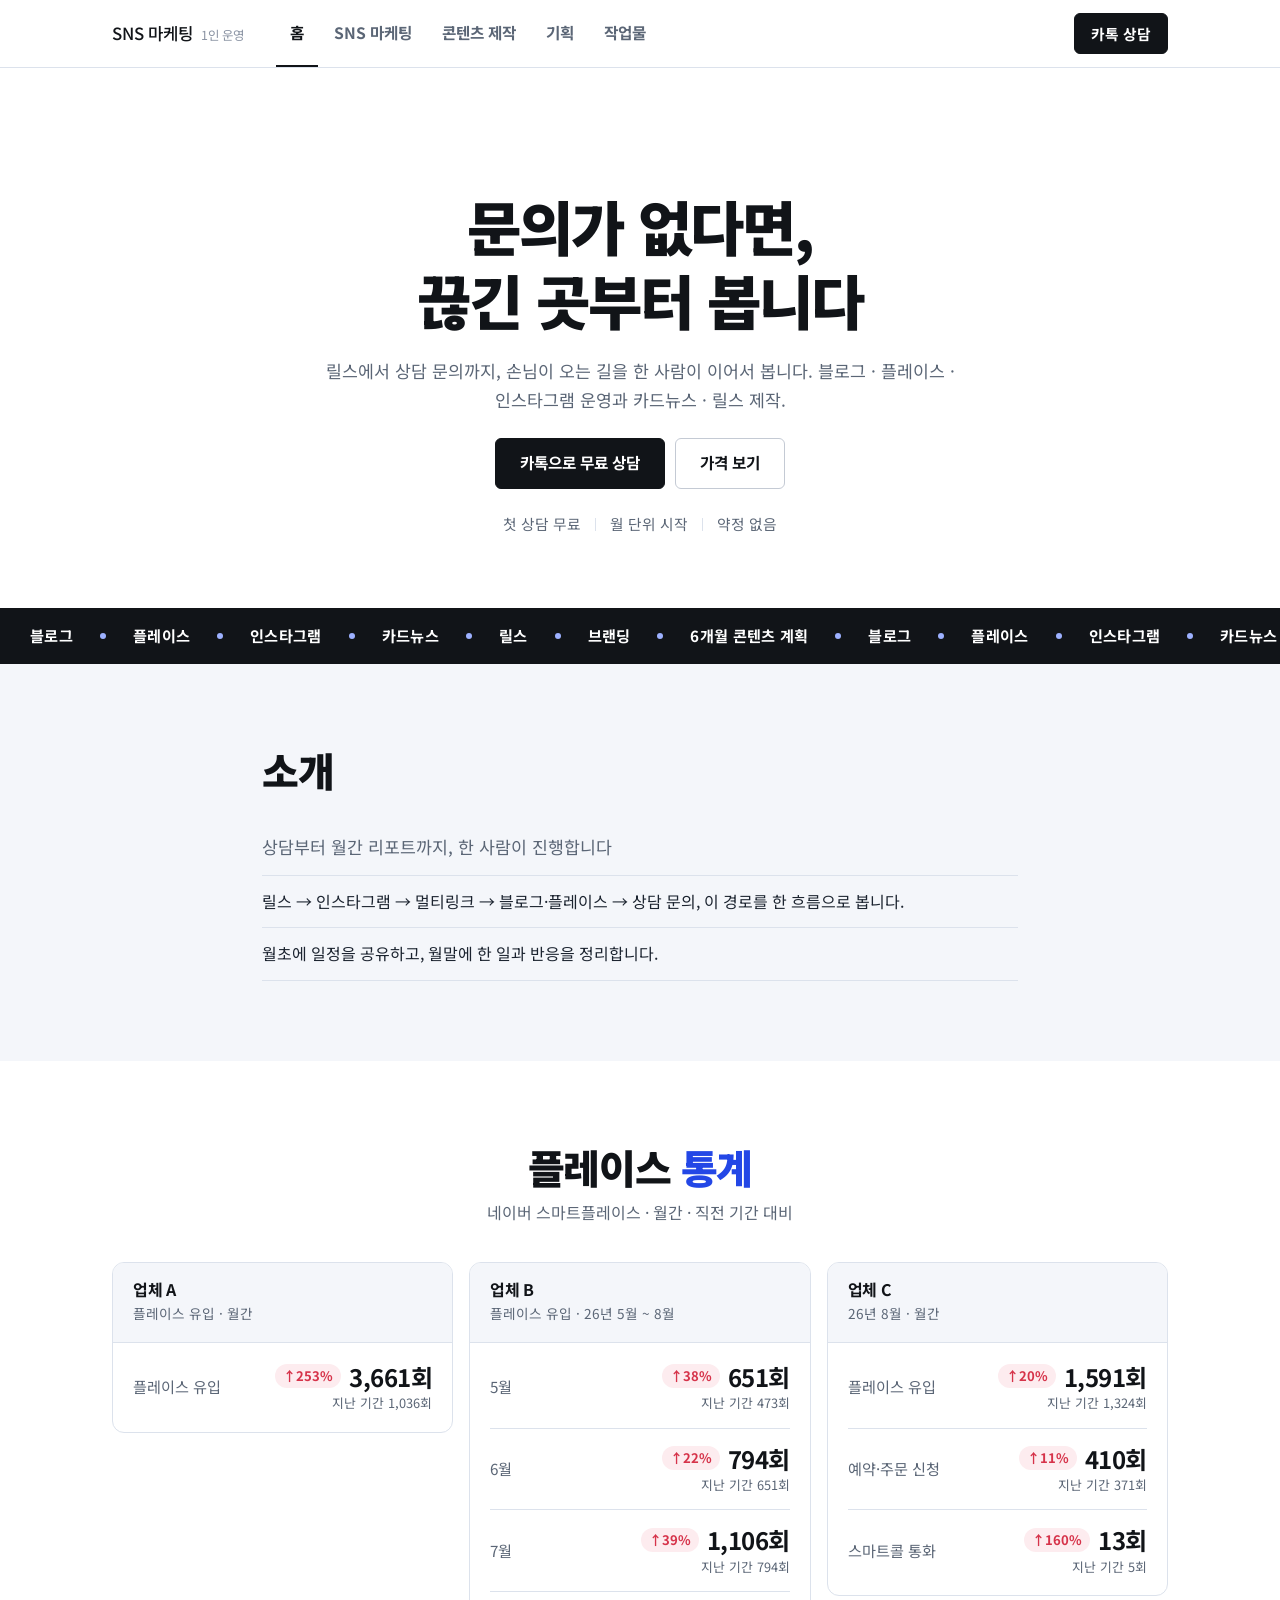
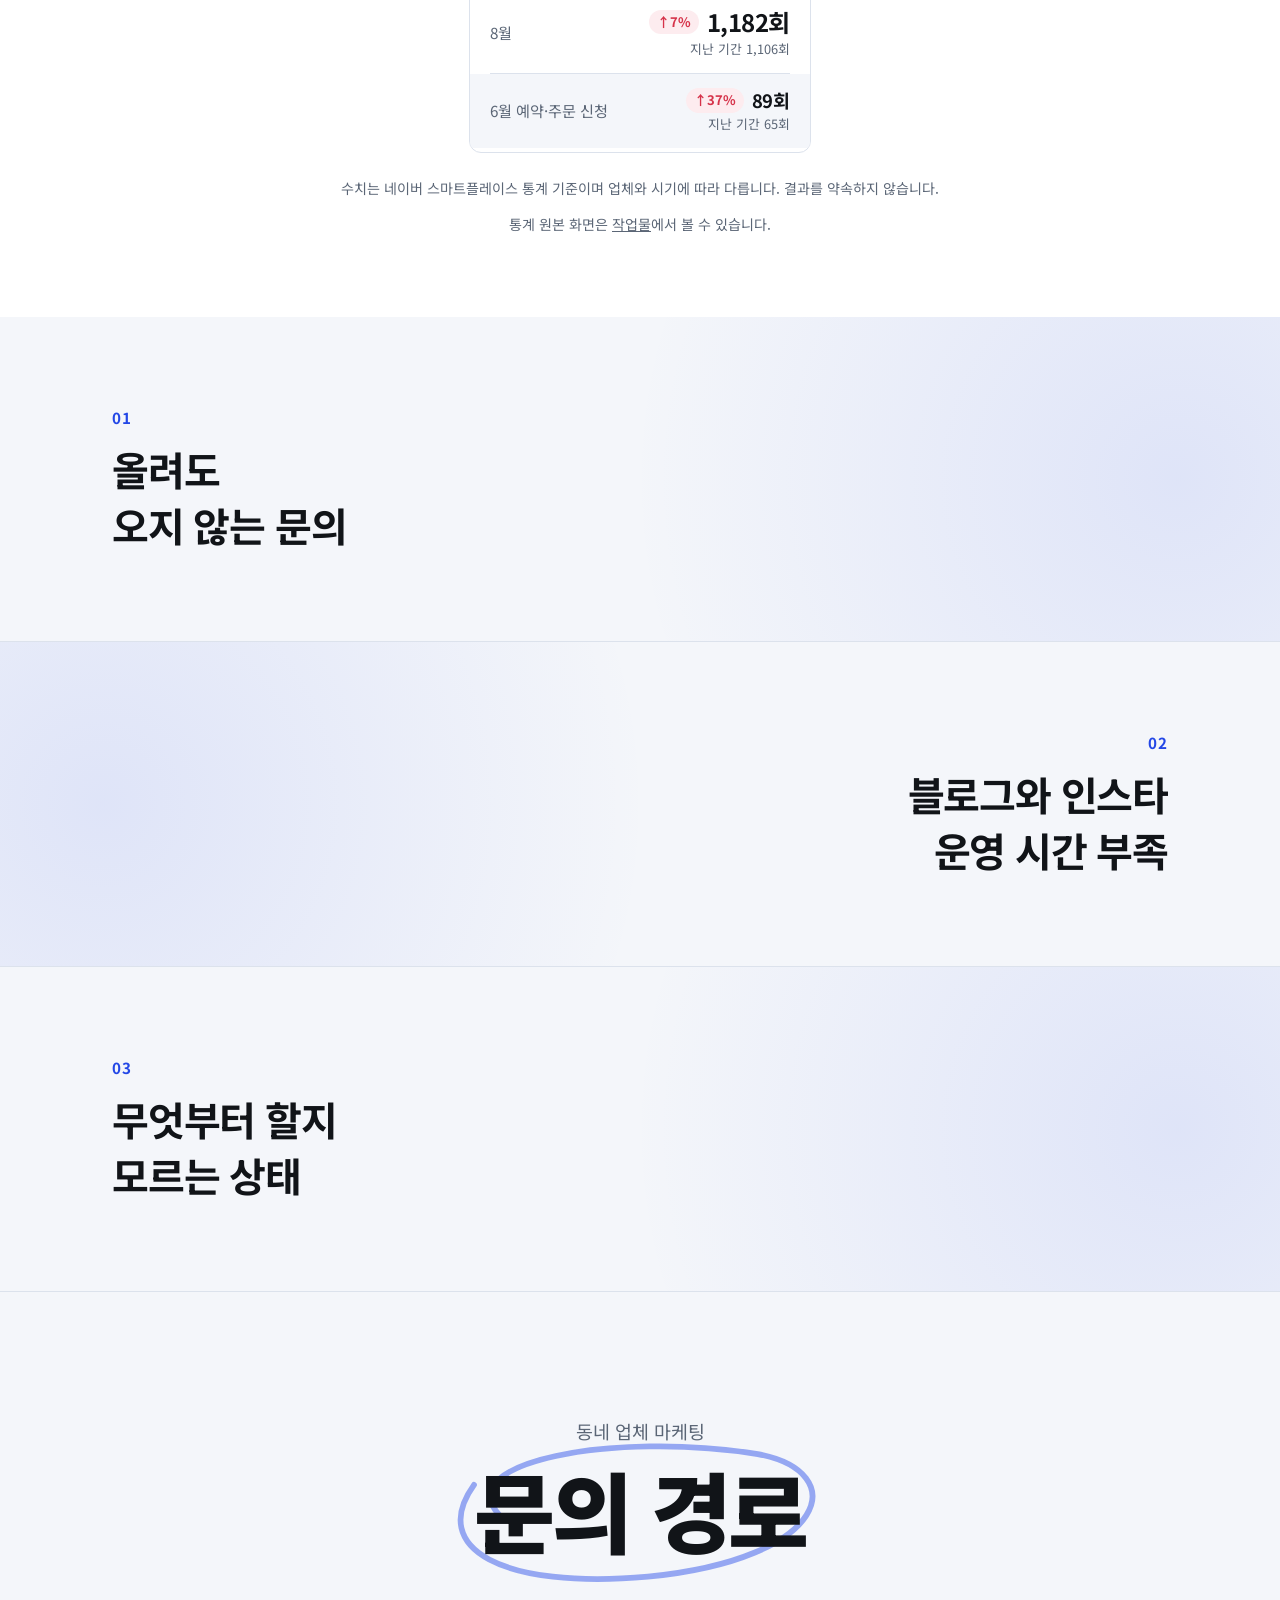
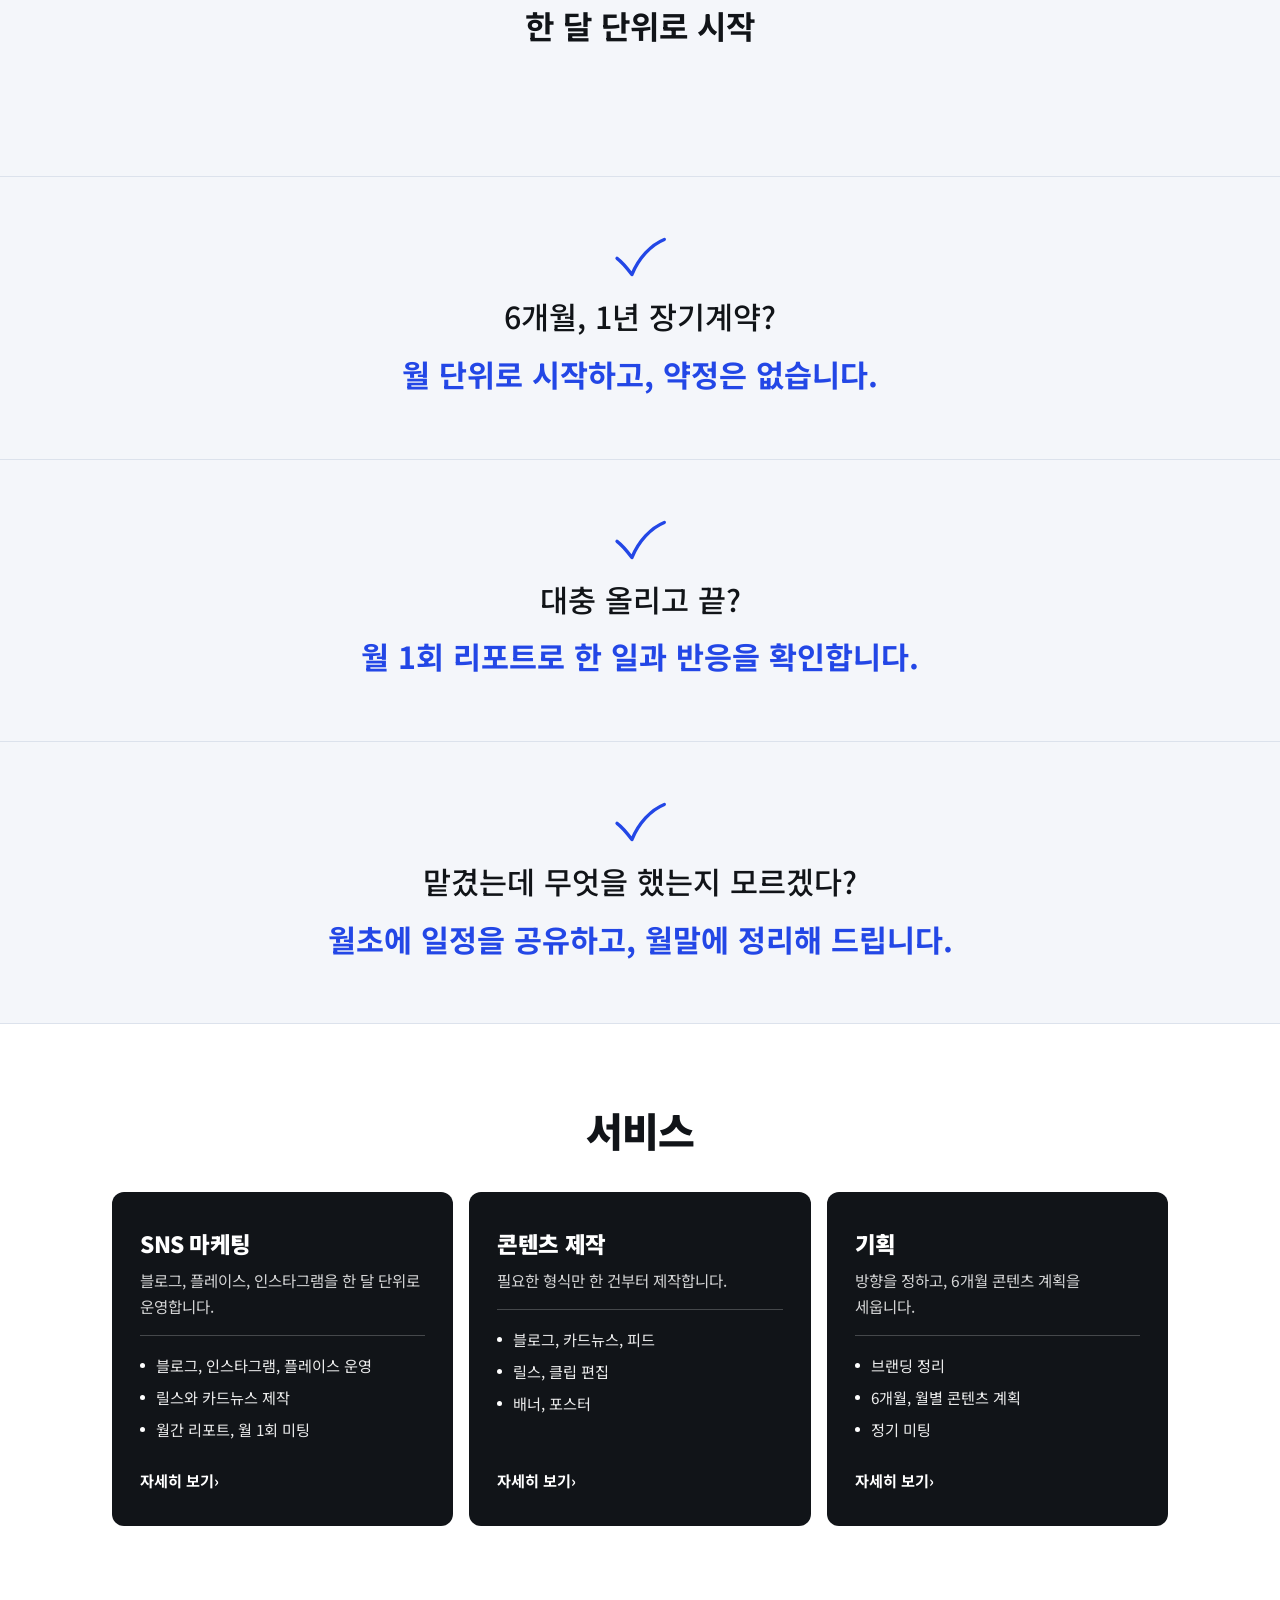
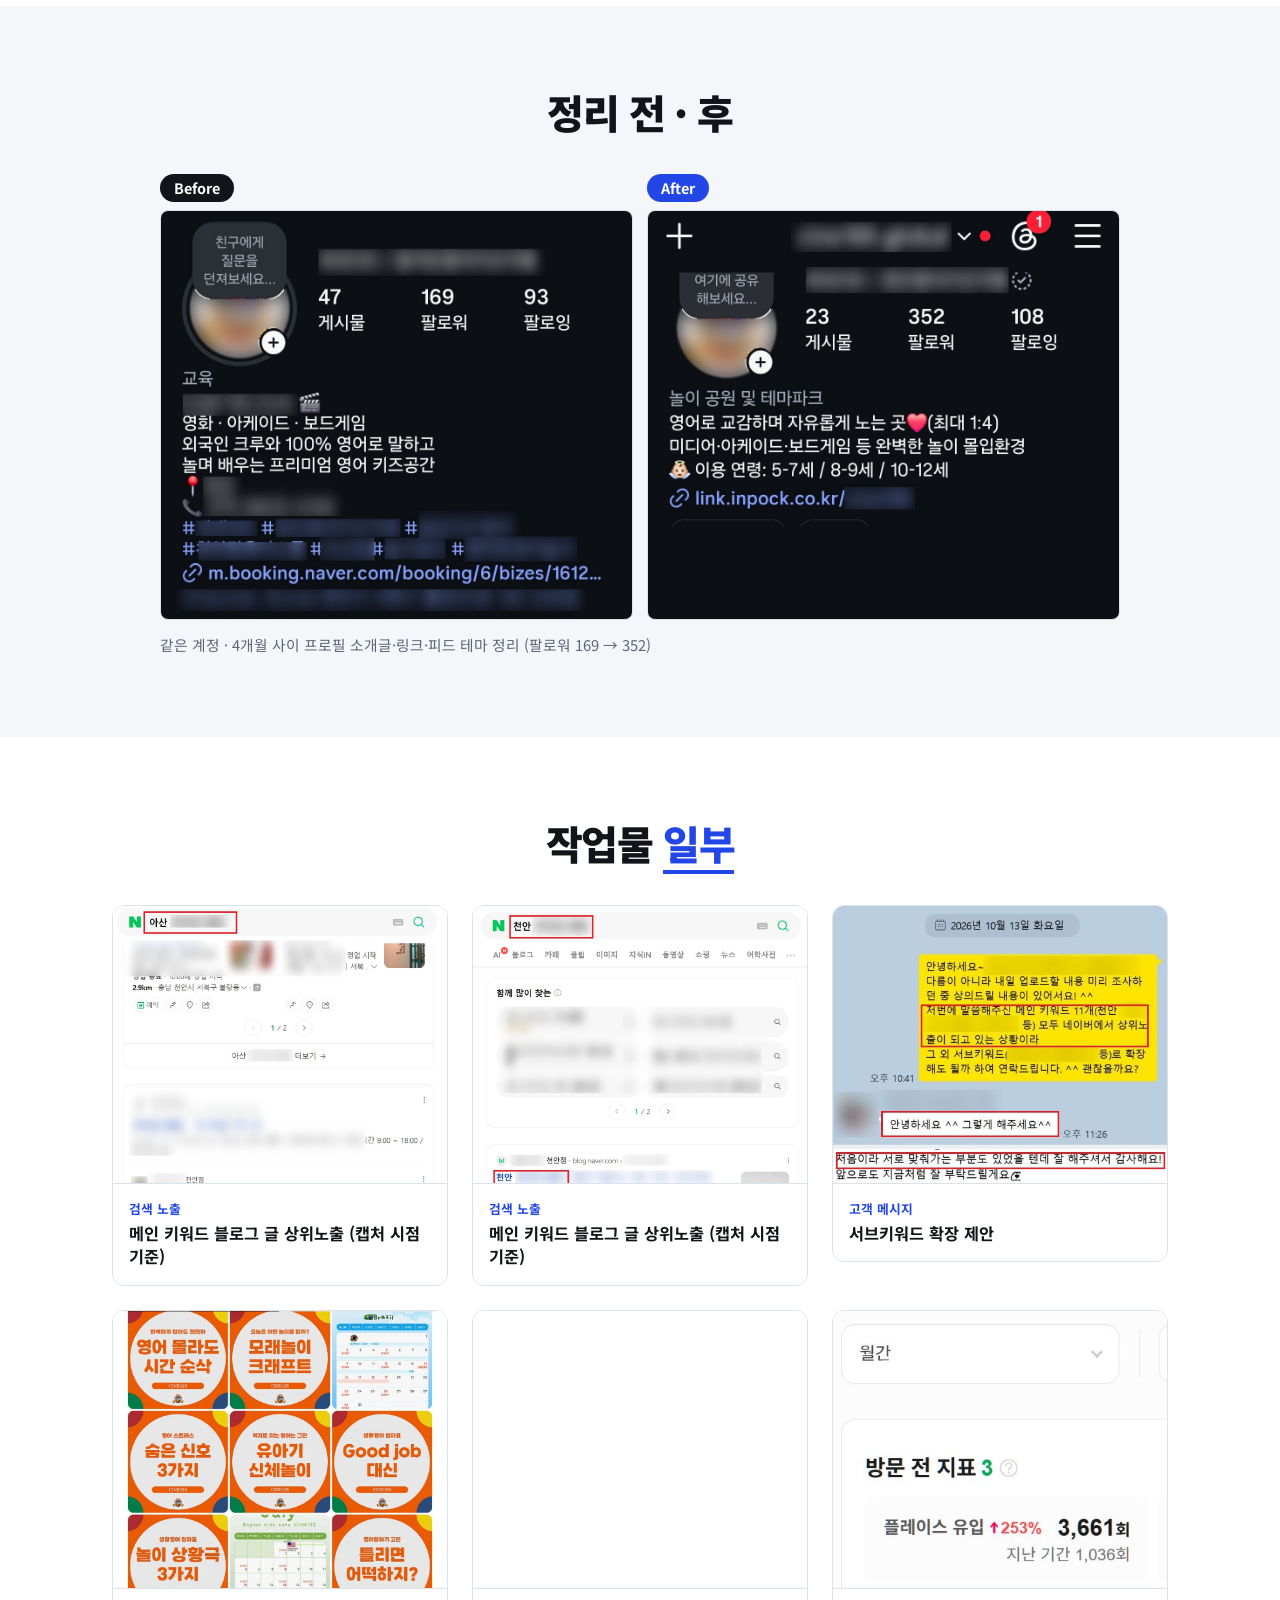
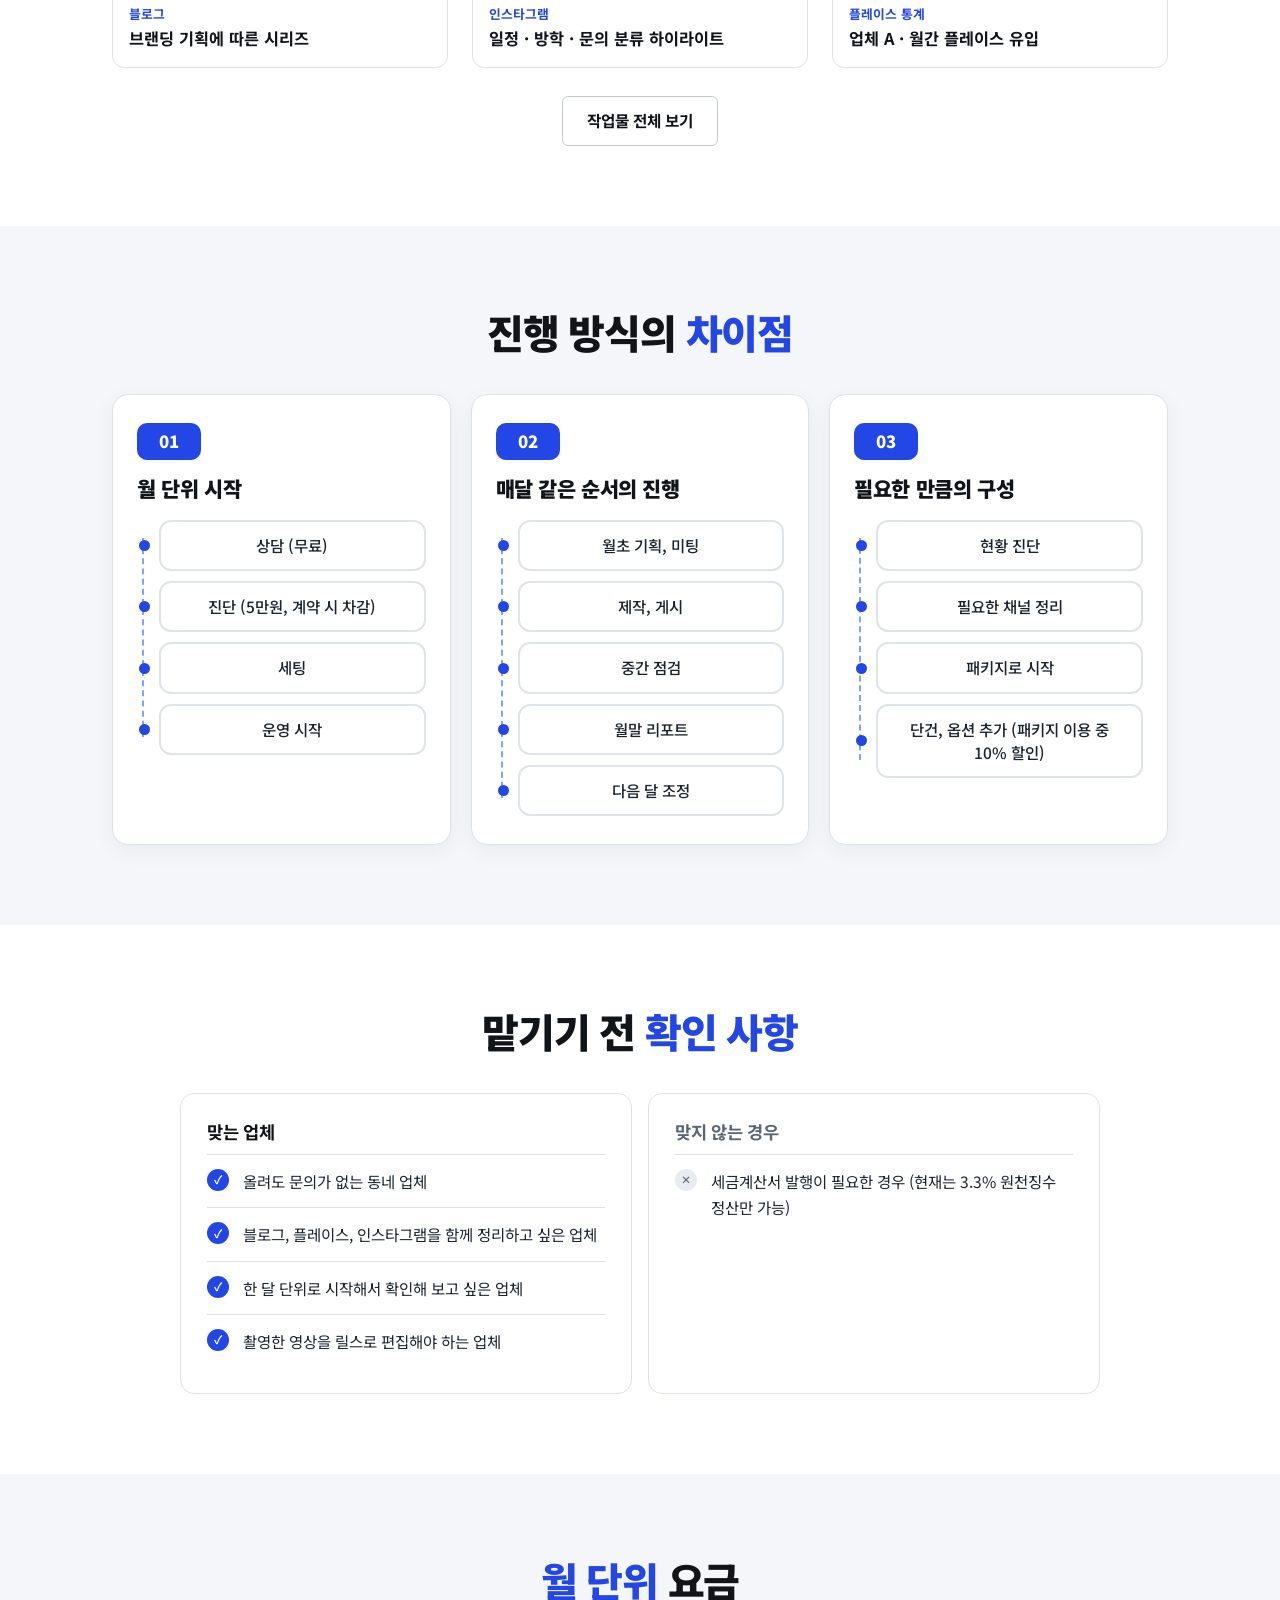
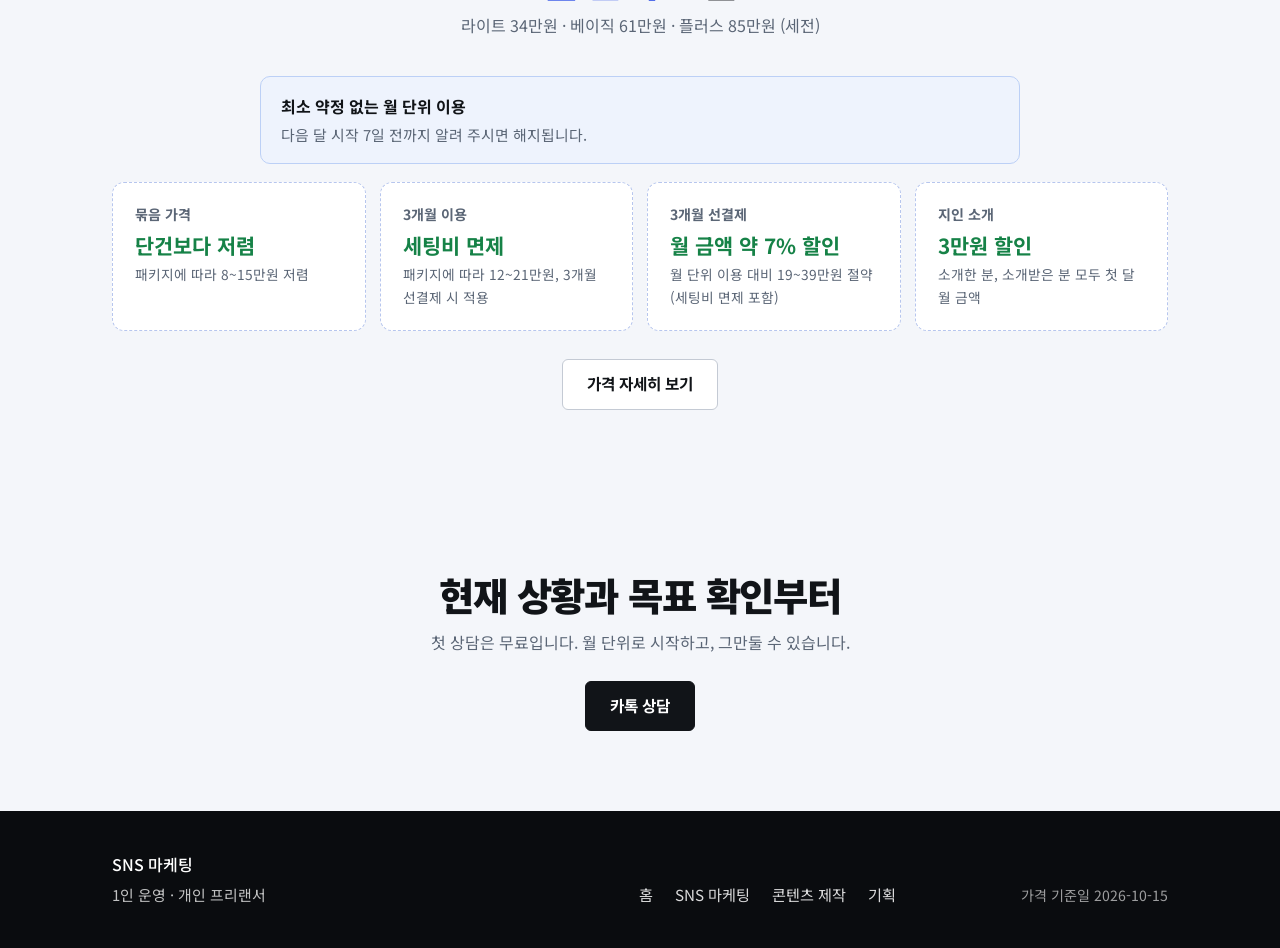
<file: index.html>
<!DOCTYPE html>
<html lang="ko">
<head>
    <meta charset="UTF-8">
    <script>document.documentElement.className += ' js';</script>
    <meta name="viewport" content="width=device-width, initial-scale=1">
    <meta name="color-scheme" content="light">
    <title>SNS 마케팅 · 콘텐츠 제작 · 기획</title>
    <meta name="description" content="릴스에서 상담 문의까지, 손님이 오는 길을 한 사람이 이어서 봅니다. 블로그 · 플레이스 · 인스타그램 운영과 카드뉴스 · 릴스 제작.">
    <link rel="icon" href="assets/favicon.svg" type="image/svg+xml">
    <meta property="og:type" content="website">
    <meta property="og:title" content="SNS 마케팅 · 콘텐츠 제작 · 기획">
    <meta property="og:description" content="릴스에서 상담 문의까지, 손님이 오는 길을 한 사람이 이어서 봅니다. 블로그 · 플레이스 · 인스타그램 운영과 카드뉴스 · 릴스 제작.">
    <meta property="og:image" content="https://2hyejin22aa-creator.github.io/hye-e/assets/og.png">
    <meta property="og:image:width" content="1200">
    <meta property="og:image:height" content="630">
    <meta property="og:locale" content="ko_KR">
    <link rel="preconnect" href="https://fonts.googleapis.com">
    <link rel="preconnect" href="https://fonts.gstatic.com" crossorigin>
    <link rel="stylesheet" href="https://fonts.googleapis.com/css2?family=Noto+Sans+KR:wght@400;500;700;900&display=swap">
    <link rel="stylesheet" href="assets/site.css">
    <script src="assets/site.js" defer></script>
    <script src="assets/pricing.js" defer></script>
    <script src="assets/nav.js" defer></script>
    <script src="assets/media.js" defer></script>
    <script src="assets/effects.js" defer></script>
    <script src="assets/results.js" defer></script>
    <script src="assets/price-ui.js" defer></script>
</head>
<body>
    <a class="skip-link" href="#main">본문으로 건너뛰기</a>

    <header class="site-header">
        <div class="container header-inner">
            <a class="brand" href="./"><span class="brand-name" data-brand-name></span><span class="brand-sub" data-brand-sub></span></a>
            <nav aria-label="사이트 메뉴">
                <ul class="tabs">
                        <li><a href="./" aria-current="page">홈</a></li>
                        <li><a href="services/">SNS 마케팅</a></li>
                        <li><a href="content/">콘텐츠 제작</a></li>
                        <li><a href="planning/">기획</a></li>
                        <li data-tab="works" hidden><a href="works/">작업물</a></li>
                </ul>
            </nav>
            <a class="btn btn-primary" href="https://open.kakao.com/o/sCHnO8pi" target="_blank" rel="noopener">카톡 상담</a>
        </div>
    </header>

    <main id="main">
        <p id="load-error" class="load-error" role="alert" hidden></p>

        <section class="hero hero-home" aria-labelledby="hero-title">
            <div class="container">
                <h1 id="hero-title">문의가 없다면,<br>끊긴 곳부터 봅니다</h1>
                <p class="lede">릴스에서 상담 문의까지, 손님이 오는 길을 한 사람이 이어서 봅니다. 블로그 · 플레이스 · 인스타그램 운영과 카드뉴스 · 릴스 제작.</p>
                <div class="cta">
                    <a class="btn btn-primary" href="https://open.kakao.com/o/sCHnO8pi" target="_blank" rel="noopener">카톡으로 무료 상담</a>
                    <a class="btn btn-secondary" href="services/#price">가격 보기</a>
                </div>
                <ul class="assure">
                    <li>첫 상담 무료</li>
                    <li>월 단위 시작</li>
                    <li>약정 없음</li>
                </ul>
            </div>
        </section>

        <div class="marquee" aria-hidden="true">
            <div class="marquee-track">
                <span>블로그</span><span>플레이스</span><span>인스타그램</span><span>카드뉴스</span><span>릴스</span><span>브랜딩</span><span>6개월 콘텐츠 계획</span>
                <span>블로그</span><span>플레이스</span><span>인스타그램</span><span>카드뉴스</span><span>릴스</span><span>브랜딩</span><span>6개월 콘텐츠 계획</span>
            </div>
        </div>

        <section class="section band-soft" data-profile aria-labelledby="profile-title" hidden>
            <div class="container narrow-block">
                <div class="section-head"><h2 id="profile-title">소개</h2></div>
                <p class="lede" data-profile-lead hidden></p>
                <ul class="learn" data-profile-lines hidden></ul>
            </div>
        </section>

        <section class="section" data-results aria-labelledby="stats-title" hidden>
            <div class="container">
                <div class="section-head center">
                    <h2 id="stats-title">플레이스 <em>통계</em></h2>
                    <p>네이버 스마트플레이스 · 월간 · 직전 기간 대비</p>
                </div>
                <div class="stat-grid" data-results-grid></div>
                <p class="fine center results-notice">수치는 네이버 스마트플레이스 통계 기준이며 업체와 시기에 따라 다릅니다. 결과를 약속하지 않습니다.</p>
                <p class="fine center">통계 원본 화면은 <a href="works/">작업물</a>에서 볼 수 있습니다.</p>
            </div>
        </section>

        <section class="problems" aria-label="이런 고민이 있으신가요?">
            <div class="problem left"><div class="container"><span class="problem-no" aria-hidden="true">01</span><p>올려도<br>오지 않는 문의</p></div></div>
            <div class="problem right"><div class="container"><span class="problem-no" aria-hidden="true">02</span><p>블로그와 인스타<br>운영 시간 부족</p></div></div>
            <div class="problem left"><div class="container"><span class="problem-no" aria-hidden="true">03</span><p>무엇부터 할지<br>모르는 상태</p></div></div>
        </section>

        <section class="band-dark declare" aria-label="시작 방식">
            <div class="container">
                <p class="dec-small">동네 업체 마케팅</p>
                <div class="brush-wrap"><span class="dec-word">문의 경로</span><svg class="brush draw" viewBox="0 0 340 130" aria-hidden="true"><path pathLength="1" d="M60 70 C20 28 150 4 262 22 C336 36 318 104 176 118 C62 128 4 96 40 46"/></svg></div>
                <p class="dec-last">한 달 단위로 시작</p>
            </div>
        </section>

        <section class="band-dark worries" aria-labelledby="worries-title">
            <h2 id="worries-title" class="visually-hidden">계약 전 걱정</h2>
            <div class="worry"><div class="container"><svg class="check draw" viewBox="0 0 80 64" aria-hidden="true"><path pathLength="1" d="M6 34 C14 40 22 50 28 58 C38 34 56 14 76 6"/></svg><p class="q">6개월, 1년 장기계약?</p><p class="a">월 단위로 시작하고, 약정은 없습니다.</p></div></div>
            <div class="worry"><div class="container"><svg class="check draw" viewBox="0 0 80 64" aria-hidden="true"><path pathLength="1" d="M6 34 C14 40 22 50 28 58 C38 34 56 14 76 6"/></svg><p class="q">대충 올리고 끝?</p><p class="a">월 1회 리포트로 한 일과 반응을 확인합니다.</p></div></div>
            <div class="worry"><div class="container"><svg class="check draw" viewBox="0 0 80 64" aria-hidden="true"><path pathLength="1" d="M6 34 C14 40 22 50 28 58 C38 34 56 14 76 6"/></svg><p class="q">맡겼는데 무엇을 했는지 모르겠다?</p><p class="a">월초에 일정을 공유하고, 월말에 정리해 드립니다.</p></div></div>
        </section>

        <section class="section" aria-labelledby="services-title">
            <div class="container">
                <div class="section-head center">
                    <h2 id="services-title">서비스</h2>
                </div>
                <div class="tile-grid">
                    <a class="tile" href="services/">
                        <h3>SNS 마케팅</h3>
                        <p>블로그, 플레이스, 인스타그램을 한 달 단위로 운영합니다.</p>
                        <ul>
                            <li>블로그, 인스타그램, 플레이스 운영</li>
                            <li>릴스와 카드뉴스 제작</li>
                            <li>월간 리포트, 월 1회 미팅</li>
                        </ul>
                        <span class="tile-link">자세히 보기</span>
                    </a>
                    <a class="tile" href="content/">
                        <h3>콘텐츠 제작</h3>
                        <p>필요한 형식만 한 건부터 제작합니다.</p>
                        <ul>
                            <li>블로그, 카드뉴스, 피드</li>
                            <li>릴스, 클립 편집</li>
                            <li>배너, 포스터</li>
                        </ul>
                        <span class="tile-link">자세히 보기</span>
                    </a>
                    <a class="tile" href="planning/">
                        <h3>기획</h3>
                        <p>방향을 정하고, 6개월 콘텐츠 계획을 세웁니다.</p>
                        <ul>
                            <li>브랜딩 정리</li>
                            <li>6개월, 월별 콘텐츠 계획</li>
                            <li>정기 미팅</li>
                        </ul>
                        <span class="tile-link">자세히 보기</span>
                    </a>
                </div>
            </div>
        </section>

        <section class="section band-soft" data-slots aria-labelledby="home-compare-title" hidden>
            <div class="container">
                <div class="section-head center">
                    <h2 id="home-compare-title">정리 전 · 후</h2>
                </div>
                <div class="slot-list">
                    <div data-slot="services/insta-compare" hidden></div>
                </div>
            </div>
        </section>

        <section class="section proof" data-tab="works" data-gallery-section aria-labelledby="work-title" hidden>
            <div class="container">
                <div class="section-head center">
                    <h2 id="work-title">작업물 <em>일부</em></h2>
                </div>
                <ul class="works-grid" data-gallery-preview data-limit="6"></ul>
                <p class="works-more"><a class="btn btn-secondary" href="works/">작업물 전체 보기</a></p>
            </div>
        </section>

        <section class="section band-soft" aria-labelledby="points-title">
            <div class="container">
                <div class="section-head center">
                    <h2 id="points-title">진행 방식의 <em>차이점</em></h2>
                </div>
                <div class="point-grid">
                    <article class="point">
                        <span class="point-badge">01</span>
                        <h3>월 단위 시작</h3>
                        <ol class="flow"><li>상담 (무료)</li><li>진단 (<span data-money="setup|현황 진단"></span>, 계약 시 차감)</li><li>세팅</li><li>운영 시작</li></ol>
                    </article>
                    <article class="point">
                        <span class="point-badge">02</span>
                        <h3>매달 같은 순서의 진행</h3>
                        <ol class="flow"><li>월초 기획, 미팅</li><li>제작, 게시</li><li>중간 점검</li><li>월말 리포트</li><li>다음 달 조정</li></ol>
                    </article>
                    <article class="point">
                        <span class="point-badge">03</span>
                        <h3>필요한 만큼의 구성</h3>
                        <ol class="flow"><li>현황 진단</li><li>필요한 채널 정리</li><li>패키지로 시작</li><li>단건, 옵션 추가 (패키지 이용 중 <span data-discount="package"></span> 할인)</li></ol>
                    </article>
                </div>
            </div>
        </section>

        <section class="section" aria-labelledby="fit-title">
            <div class="container">
                <div class="section-head center">
                    <h2 id="fit-title">맡기기 전 <em>확인 사항</em></h2>
                </div>
                <div class="fit-grid">
                    <div class="fit-col yes">
                        <h3>맞는 업체</h3>
                        <ul>
                            <li>올려도 문의가 없는 동네 업체</li>
                            <li>블로그, 플레이스, 인스타그램을 함께 정리하고 싶은 업체</li>
                            <li>한 달 단위로 시작해서 확인해 보고 싶은 업체</li>
                            <li>촬영한 영상을 릴스로 편집해야 하는 업체</li>
                        </ul>
                    </div>
                    <div class="fit-col no">
                        <h3>맞지 않는 경우</h3>
                        <ul>
                            <li>세금계산서 발행이 필요한 경우 (현재는 3.3% 원천징수 정산만 가능)</li>
                        </ul>
                    </div>
                </div>
            </div>
        </section>

        <section class="section band-soft" aria-labelledby="home-price-title">
            <div class="container">
                <div class="section-head center">
                    <h2 id="home-price-title"><em>월 단위</em> 요금</h2>
                    <p data-package-line></p>
                </div>
                <div class="price-notice"><strong>최소 약정 없는 월 단위 이용</strong><span>다음 달 시작 7일 전까지 알려 주시면 해지됩니다.</span></div>
                <div class="benefit-grid" data-benefits hidden></div>
                <p class="works-more"><a class="btn btn-secondary" href="services/#price">가격 자세히 보기</a></p>
            </div>
        </section>

        <section class="section band-dark cta-band" aria-labelledby="cta-title">
            <div class="container">
                <h2 id="cta-title">현재 상황과 목표 확인부터</h2>
                <p>첫 상담은 무료입니다. 월 단위로 시작하고, 그만둘 수 있습니다.</p>
                <div class="cta"><a class="btn btn-light" href="https://open.kakao.com/o/sCHnO8pi" target="_blank" rel="noopener">카톡 상담</a></div>
            </div>
        </section>
    </main>

    <footer class="site-footer">
        <div class="container footer-inner">
            <div>
                <p class="footer-brand" data-brand-name></p>
                <p class="footer-line"><span data-brand-sub="sep"></span>개인 프리랜서</p>
            </div>
            <ul class="footer-links"><li><a href="./">홈</a></li><li><a href="services/">SNS 마케팅</a></li><li><a href="content/">콘텐츠 제작</a></li><li><a href="planning/">기획</a></li></ul>
            <p id="last-updated" class="fine" hidden></p>
        </div>
    </footer>
    <a class="fab" href="https://open.kakao.com/o/sCHnO8pi" target="_blank" rel="noopener">카톡 상담</a>
</body>
</html>
</file>
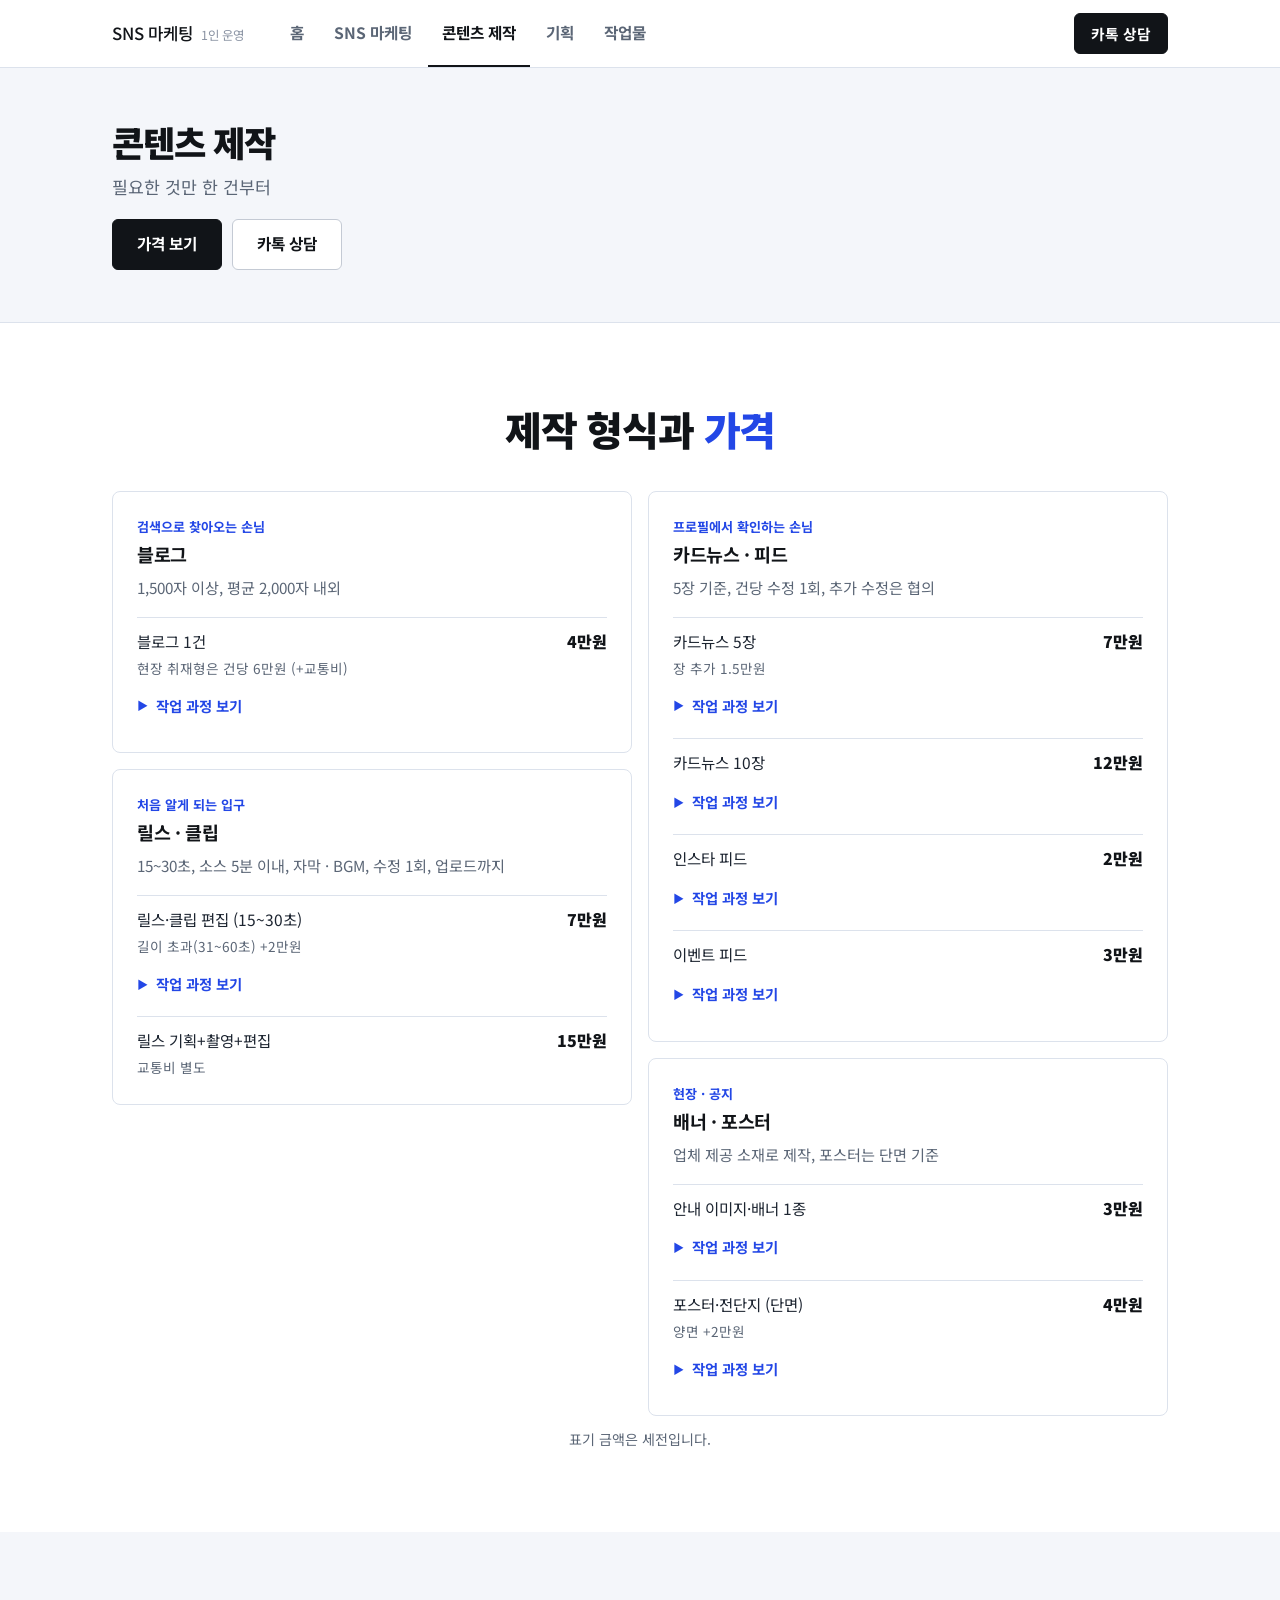
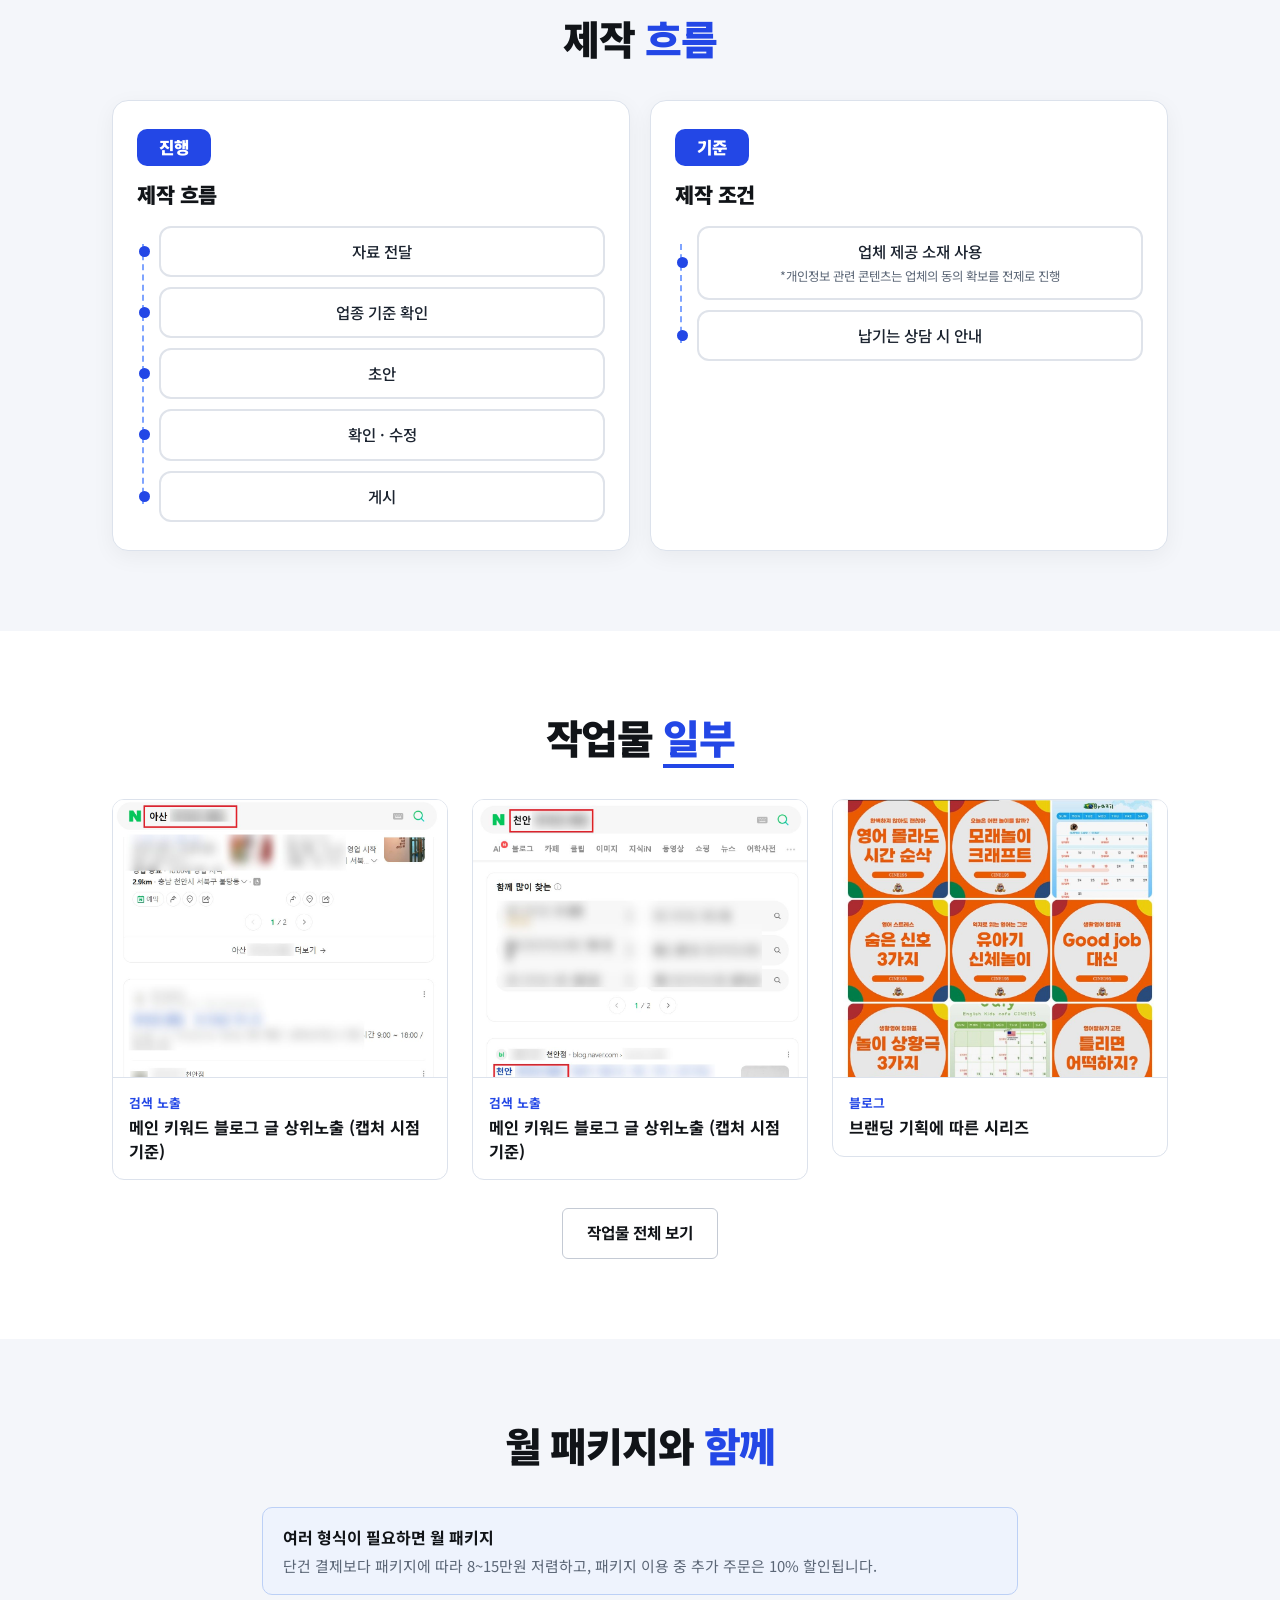
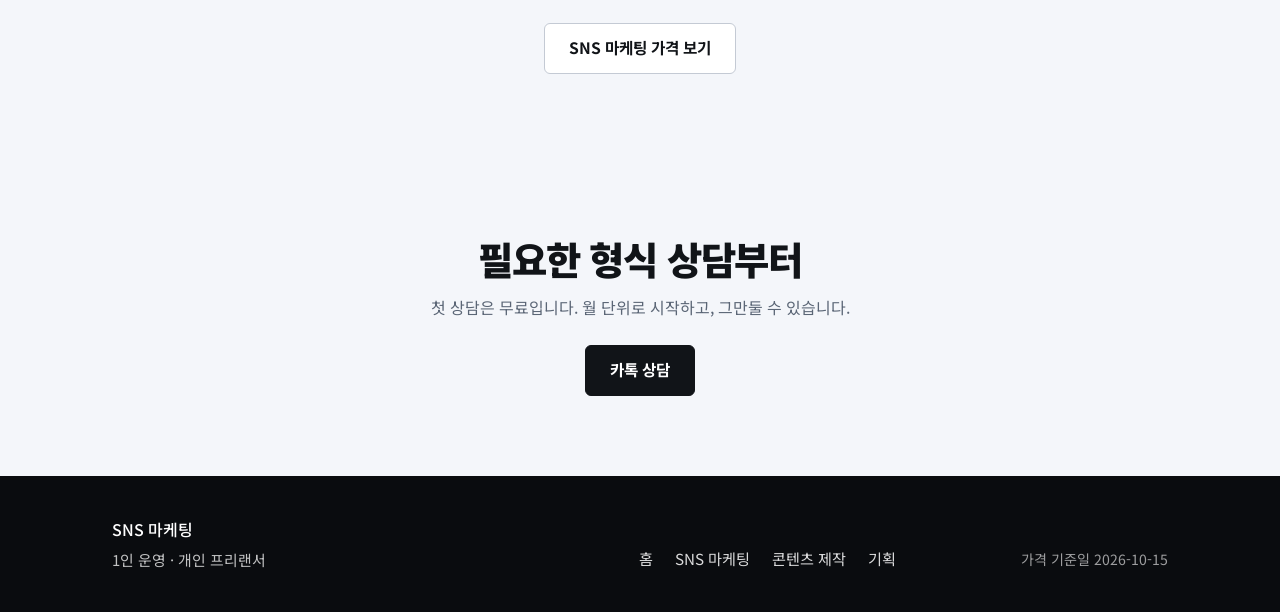
<file: content/index.html>
<!DOCTYPE html>
<html lang="ko">
<head>
    <meta charset="UTF-8">
    <script>document.documentElement.className += ' js';</script>
    <meta name="viewport" content="width=device-width, initial-scale=1">
    <meta name="robots" content="noindex">
    <meta name="color-scheme" content="light">
    <title>콘텐츠 제작</title>
    <meta name="description" content="블로그 · 카드뉴스 · 릴스 · 배너·포스터 제작">
    <link rel="icon" href="../assets/favicon.svg" type="image/svg+xml">
    <meta property="og:type" content="website">
    <meta property="og:title" content="콘텐츠 제작">
    <meta property="og:description" content="블로그 · 카드뉴스 · 릴스 · 배너·포스터 제작">
    <meta property="og:image" content="https://2hyejin22aa-creator.github.io/hye-e/assets/og.png">
    <meta property="og:image:width" content="1200">
    <meta property="og:image:height" content="630">
    <meta property="og:locale" content="ko_KR">
    <link rel="preconnect" href="https://fonts.googleapis.com">
    <link rel="preconnect" href="https://fonts.gstatic.com" crossorigin>
    <link rel="stylesheet" href="https://fonts.googleapis.com/css2?family=Noto+Sans+KR:wght@400;500;700;900&display=swap">
    <link rel="stylesheet" href="../assets/site.css">
    <script src="../assets/site.js" defer></script>
    <script src="../assets/pricing.js" defer></script>
    <script src="../assets/price-ui.js" defer></script>
    <script src="../assets/nav.js" defer></script>
    <script src="../assets/media.js" defer></script>
    <script src="../assets/effects.js" defer></script>
</head>
<body>
    <a class="skip-link" href="#main">본문으로 건너뛰기</a>

    <header class="site-header">
        <div class="container header-inner">
            <a class="brand" href="../"><span class="brand-name" data-brand-name></span><span class="brand-sub" data-brand-sub></span></a>
            <nav aria-label="사이트 메뉴">
                <ul class="tabs">
                        <li><a href="../">홈</a></li>
                        <li><a href="../services/">SNS 마케팅</a></li>
                        <li><a href="../content/" aria-current="page">콘텐츠 제작</a></li>
                        <li><a href="../planning/">기획</a></li>
                        <li data-tab="works" hidden><a href="../works/">작업물</a></li>
                </ul>
            </nav>
            <a class="btn btn-primary" href="https://open.kakao.com/o/sCHnO8pi" target="_blank" rel="noopener">카톡 상담</a>
        </div>
    </header>

    <main id="main">
        <p id="load-error" class="load-error" role="alert" hidden></p>

        <section class="hero hero-page" aria-labelledby="hero-title">
            <div class="container">
                <h1 id="hero-title">콘텐츠 제작</h1>
                <p class="lede">필요한 것만 한 건부터</p>
                <div class="cta">
                    <a class="btn btn-primary" href="#price">가격 보기</a>
                    <a class="btn btn-secondary" href="https://open.kakao.com/o/sCHnO8pi" target="_blank" rel="noopener">카톡 상담</a>
                </div>
            </div>
        </section>

        <section id="price" class="section" aria-labelledby="price-title">
            <div class="container">
                <div class="section-head center"><h2 id="price-title">제작 형식과 <em>가격</em></h2></div>
                <div class="fmt-grid">
                    <div class="fmt-col">
                        <article class="card fmt-card fmt-blog">
                            <span class="fmt-role">검색으로 찾아오는 손님</span>
                            <h3>블로그</h3>
                            <p class="fmt-spec" data-spec="blog"></p>
                            <ul class="fmt-prices">
                                <li><span class="fmt-name">블로그 1건</span><strong class="fmt-money" data-money="singles|블로그 1건"></strong><small class="fmt-note" data-note="singles|블로그 1건"></small></li>
                            </ul>
                        </article>
                        <article class="card fmt-card fmt-reels">
                            <span class="fmt-role">처음 알게 되는 입구</span>
                            <h3>릴스 · 클립</h3>
                            <p class="fmt-spec" data-spec="reels"></p>
                            <ul class="fmt-prices">
                                <li><span class="fmt-name">릴스·클립 편집 (15~30초)</span><strong class="fmt-money" data-money="singles|릴스·클립 편집 (15~30초)"></strong><small class="fmt-note" data-note="singles|릴스·클립 편집 (15~30초)"></small></li>
                                <li><span class="fmt-name">릴스 기획+촬영+편집</span><strong class="fmt-money" data-money="singles|릴스 기획+촬영+편집"></strong><small class="fmt-note" data-note="singles|릴스 기획+촬영+편집"></small></li>
                            </ul>
                        </article>
                    </div>
                    <div class="fmt-col">
                        <article class="card fmt-card fmt-cardnews">
                            <span class="fmt-role">프로필에서 확인하는 손님</span>
                            <h3>카드뉴스 · 피드</h3>
                            <p class="fmt-spec" data-spec="cardnews"></p>
                            <ul class="fmt-prices">
                                <li><span class="fmt-name">카드뉴스 5장</span><strong class="fmt-money" data-money="singles|카드뉴스 5장"></strong><small class="fmt-note" data-note="singles|카드뉴스 5장"></small></li>
                                <li><span class="fmt-name">카드뉴스 10장</span><strong class="fmt-money" data-money="singles|카드뉴스 10장"></strong><small class="fmt-note" data-note="singles|카드뉴스 10장"></small></li>
                                <li><span class="fmt-name">인스타 피드</span><strong class="fmt-money" data-money="singles|인스타 피드"></strong><small class="fmt-note" data-note="singles|인스타 피드"></small></li>
                                <li><span class="fmt-name">이벤트 피드</span><strong class="fmt-money" data-money="singles|이벤트 피드"></strong><small class="fmt-note" data-note="singles|이벤트 피드"></small></li>
                            </ul>
                        </article>
                        <article class="card fmt-card fmt-banner">
                            <span class="fmt-role">현장 · 공지</span>
                            <h3>배너 · 포스터</h3>
                            <p class="fmt-spec" data-spec="banner"></p>
                            <ul class="fmt-prices">
                                <li><span class="fmt-name">안내 이미지·배너 1종</span><strong class="fmt-money" data-money="setup|안내 이미지·배너 1종"></strong><small class="fmt-note" data-note="setup|안내 이미지·배너 1종"></small></li>
                                <li><span class="fmt-name">포스터·전단지 (단면)</span><strong class="fmt-money" data-money="setup|포스터·전단지 (단면)"></strong><small class="fmt-note" data-note="setup|포스터·전단지 (단면)"></small></li>
                            </ul>
                        </article>
                    </div>
                </div>
                <p class="fine center">표기 금액은 세전입니다.</p>
            </div>
        </section>

        <section class="section band-soft" aria-labelledby="process-title">
            <div class="container">
                <div class="section-head center"><h2 id="process-title">제작 <em>흐름</em></h2></div>
                <div class="point-grid point-grid-2">
                    <article class="point">
                        <span class="point-badge">진행</span>
                        <h3>제작 흐름</h3>
                        <ol class="flow"><li>자료 전달</li><li>업종 기준 확인</li><li>초안</li><li>확인 · 수정</li><li>게시</li></ol>
                    </article>
                    <article class="point">
                        <span class="point-badge">기준</span>
                        <h3>제작 조건</h3>
                        <ol class="flow"><li>업체 제공 소재 사용<small class="flow-note">*개인정보 관련 콘텐츠는 업체의 동의 확보를 전제로 진행</small></li><li>납기는 상담 시 안내</li></ol>
                    </article>
                </div>
            </div>
        </section>

        <!-- 작업물 일부: media.json의 gallery 중 검색 노출·블로그 항목만 (파일이 없으면 구역 전체 숨김) -->
        <section class="section" data-gallery-section aria-labelledby="sample-title" hidden>
            <div class="container">
                <div class="section-head center"><h2 id="sample-title">작업물 <em>일부</em></h2></div>
                <ul class="works-grid" data-gallery-preview data-limit="3" data-channels="검색 노출,블로그"></ul>
                <p class="works-more"><a class="btn btn-secondary" href="../works/">작업물 전체 보기</a></p>
            </div>
        </section>

        <!-- 릴스 샘플 (media.json: content/reels, 파일이 있을 때만) -->
        <section class="section" data-slots hidden>
            <div class="container">
                <div data-slot="content/reels" hidden></div>
            </div>
        </section>

        <section class="section band-soft" aria-labelledby="bundle-title">
            <div class="container narrow-block">
                <div class="section-head center"><h2 id="bundle-title">월 패키지와 <em>함께</em></h2></div>
                <div class="price-notice"><strong>여러 형식이 필요하면 월 패키지</strong><span>단건 결제보다 패키지에 따라 <span data-bundle-range></span> 저렴하고, 패키지 이용 중 추가 주문은 <span data-discount="package"></span> 할인됩니다.</span></div>
                <p class="works-more"><a class="btn btn-secondary" href="../services/#price">SNS 마케팅 가격 보기</a></p>
            </div>
        </section>

        <section class="section band-dark cta-band" aria-labelledby="cta-title">
            <div class="container">
                <h2 id="cta-title">필요한 형식 상담부터</h2>
                <p>첫 상담은 무료입니다. 월 단위로 시작하고, 그만둘 수 있습니다.</p>
                <div class="cta"><a class="btn btn-light" href="https://open.kakao.com/o/sCHnO8pi" target="_blank" rel="noopener">카톡 상담</a></div>
            </div>
        </section>
    </main>

    <footer class="site-footer">
        <div class="container footer-inner">
            <div>
                <p class="footer-brand" data-brand-name></p>
                <p class="footer-line"><span data-brand-sub="sep"></span>개인 프리랜서</p>
            </div>
            <ul class="footer-links"><li><a href="../">홈</a></li><li><a href="../services/">SNS 마케팅</a></li><li><a href="../content/">콘텐츠 제작</a></li><li><a href="../planning/">기획</a></li></ul>
            <p id="last-updated" class="fine" hidden></p>
        </div>
    </footer>
    <a class="fab" href="https://open.kakao.com/o/sCHnO8pi" target="_blank" rel="noopener">카톡 상담</a>
</body>
</html>
</file>
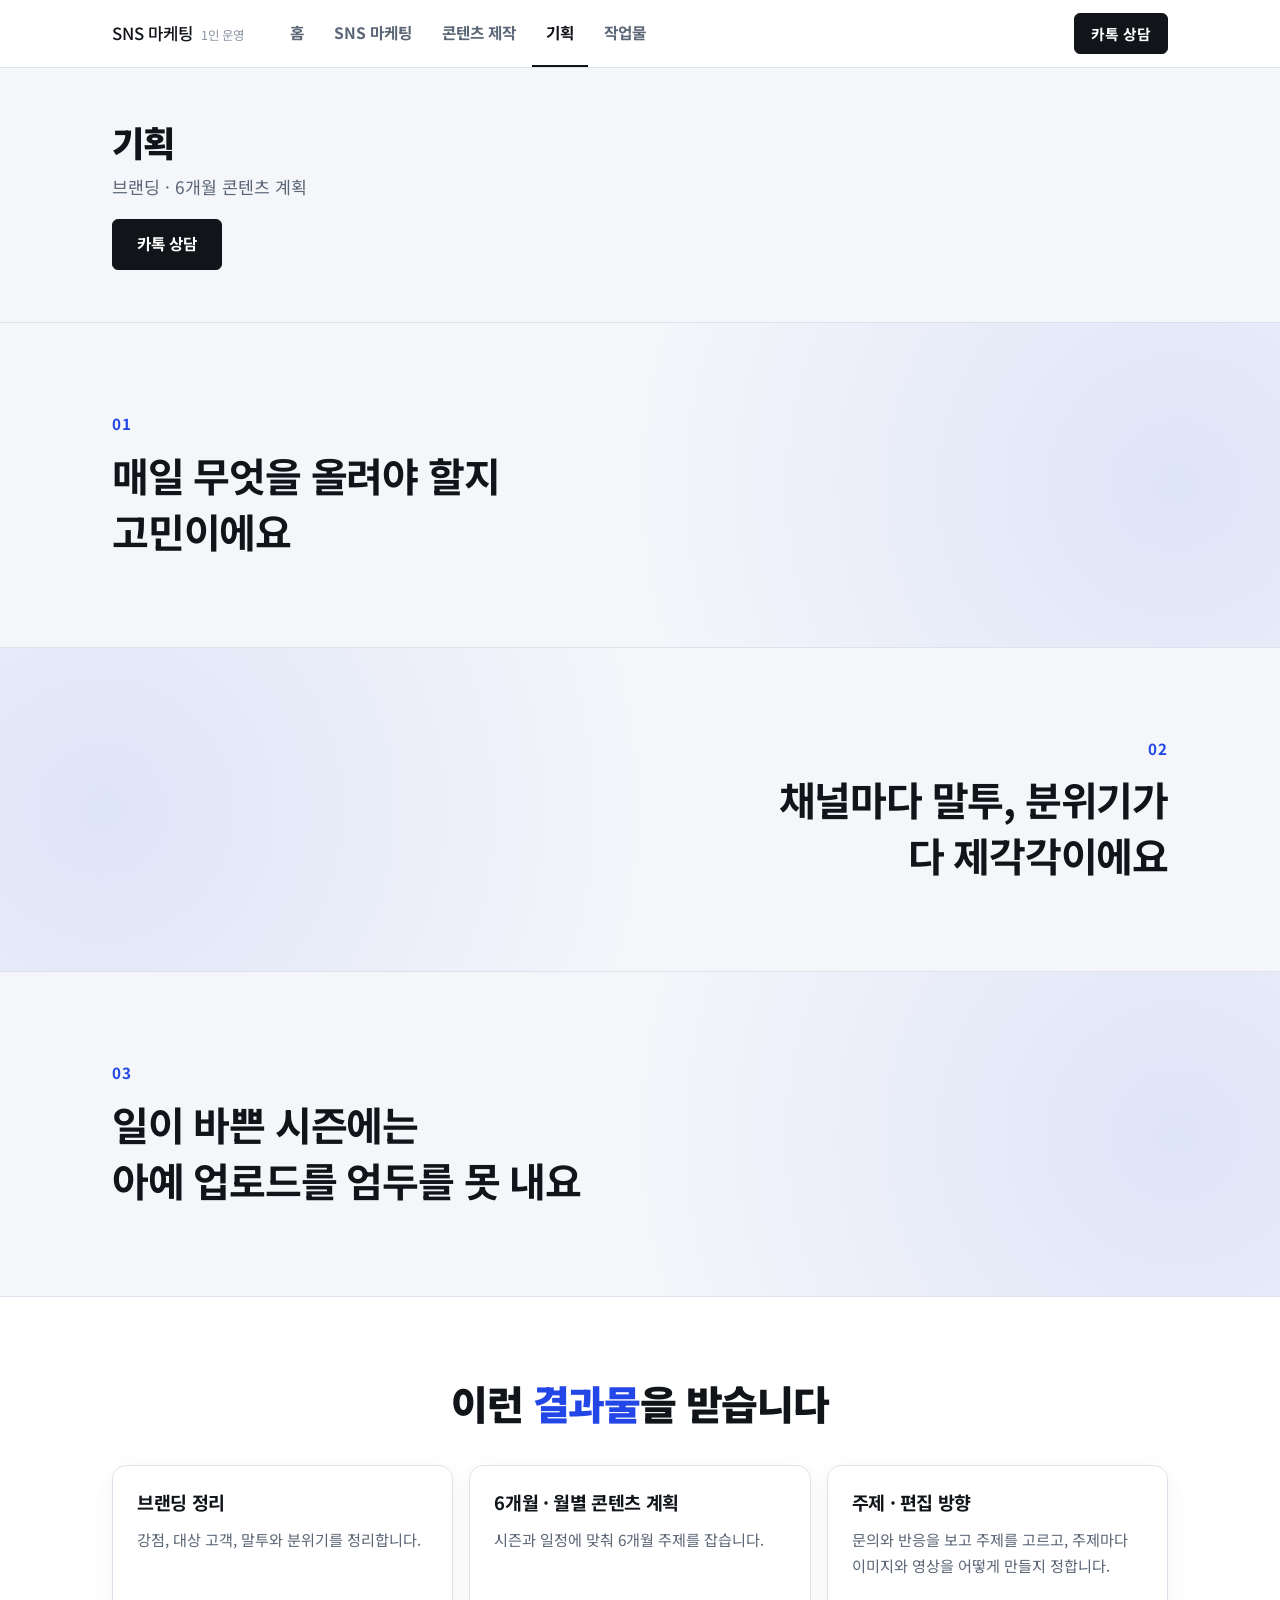
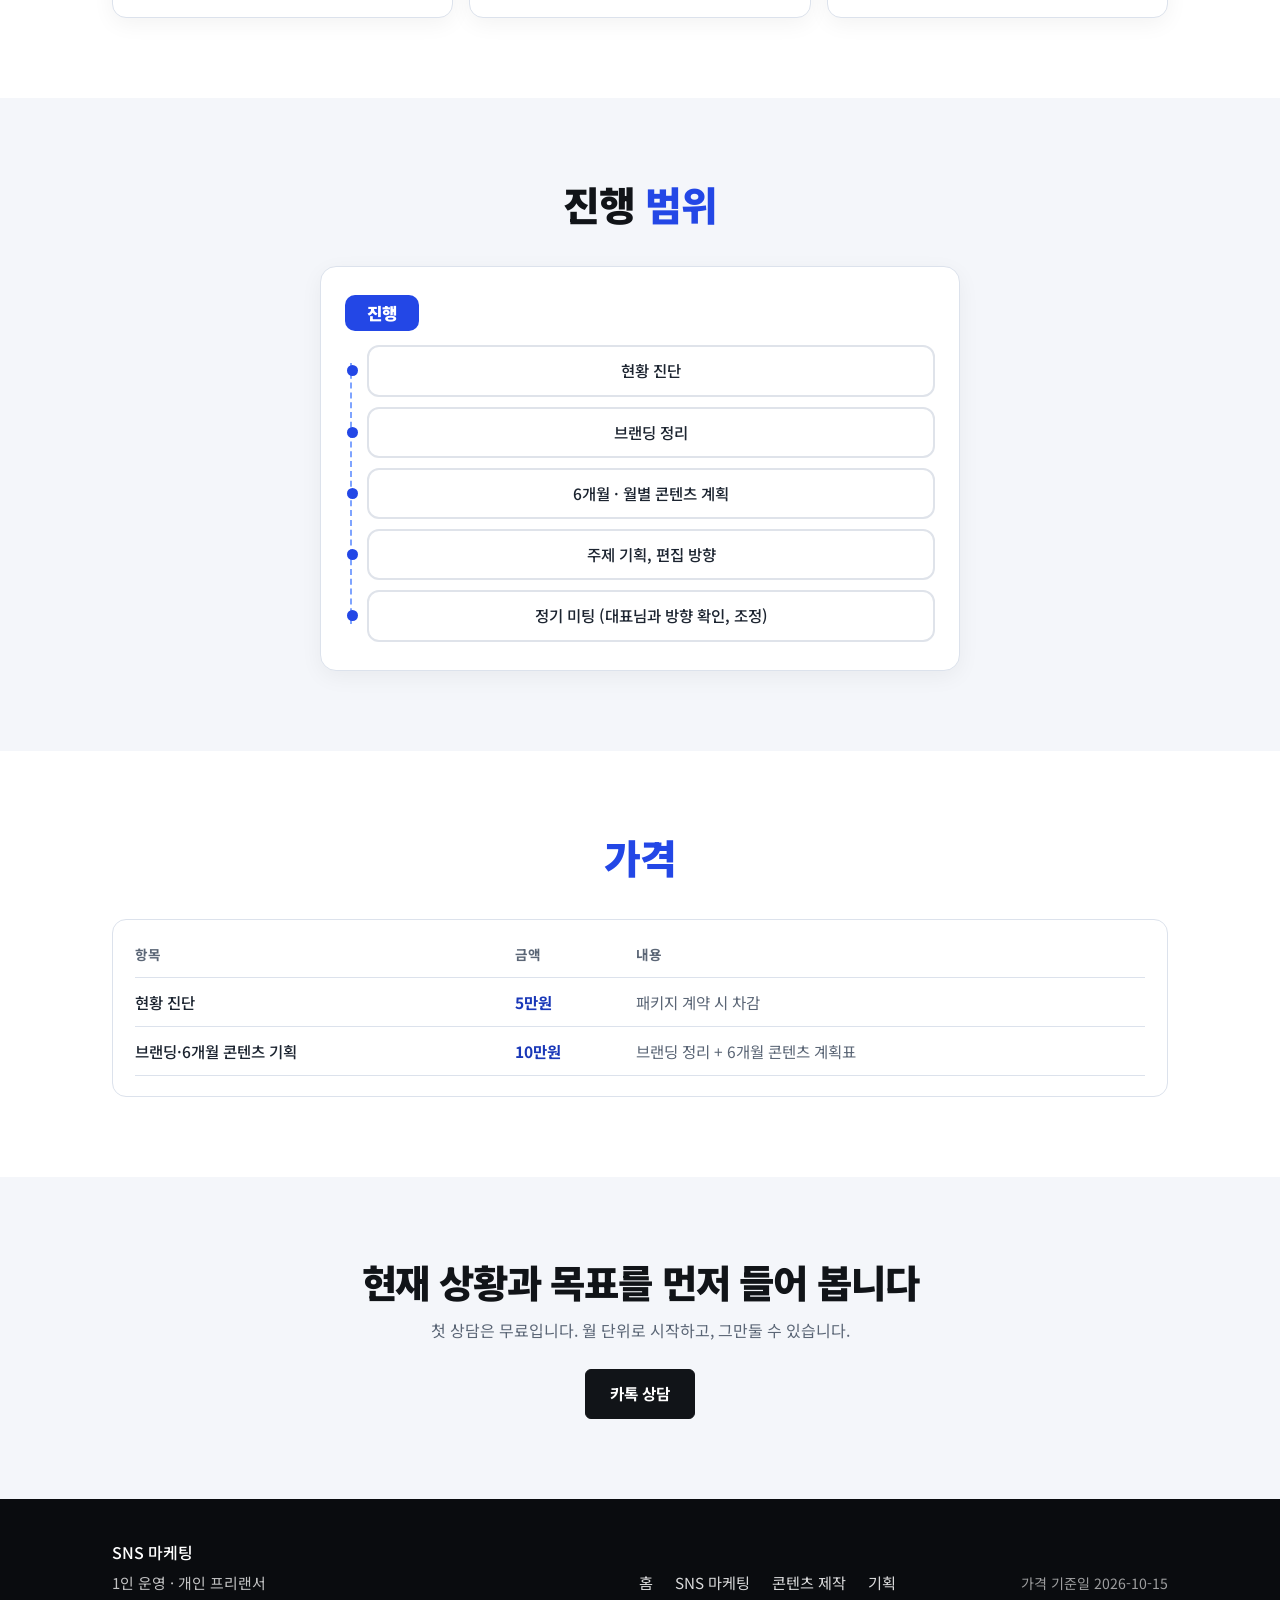
<file: planning/index.html>
<!DOCTYPE html>
<html lang="ko">
<head>
    <meta charset="UTF-8">
    <script>document.documentElement.className += ' js';</script>
    <meta name="viewport" content="width=device-width, initial-scale=1">
    <meta name="robots" content="noindex">
    <meta name="color-scheme" content="light">
    <title>기획</title>
    <meta name="description" content="브랜딩 · 6개월 콘텐츠 계획">
    <link rel="icon" href="../assets/favicon.svg" type="image/svg+xml">
    <meta property="og:type" content="website">
    <meta property="og:title" content="기획">
    <meta property="og:description" content="브랜딩 · 6개월 콘텐츠 계획">
    <meta property="og:image" content="https://2hyejin22aa-creator.github.io/hye-e/assets/og.png">
    <meta property="og:image:width" content="1200">
    <meta property="og:image:height" content="630">
    <meta property="og:locale" content="ko_KR">
    <link rel="preconnect" href="https://fonts.googleapis.com">
    <link rel="preconnect" href="https://fonts.gstatic.com" crossorigin>
    <link rel="stylesheet" href="https://fonts.googleapis.com/css2?family=Noto+Sans+KR:wght@400;500;700;900&display=swap">
    <link rel="stylesheet" href="../assets/site.css">
    <script src="../assets/site.js" defer></script>
    <script src="../assets/pricing.js" defer></script>
    <script src="../assets/nav.js" defer></script>
    <script src="../assets/media.js" defer></script>
    <script src="../assets/effects.js" defer></script>
</head>
<body>
    <a class="skip-link" href="#main">본문으로 건너뛰기</a>

    <header class="site-header">
        <div class="container header-inner">
            <a class="brand" href="../"><span class="brand-name" data-brand-name></span><span class="brand-sub" data-brand-sub></span></a>
            <nav aria-label="사이트 메뉴">
                <ul class="tabs">
                        <li><a href="../">홈</a></li>
                        <li><a href="../services/">SNS 마케팅</a></li>
                        <li><a href="../content/">콘텐츠 제작</a></li>
                        <li><a href="../planning/" aria-current="page">기획</a></li>
                        <li data-tab="works" hidden><a href="../works/">작업물</a></li>
                </ul>
            </nav>
            <a class="btn btn-primary" href="https://open.kakao.com/o/sCHnO8pi" target="_blank" rel="noopener">카톡 상담</a>
        </div>
    </header>

    <main id="main">
        <p id="load-error" class="load-error" role="alert" hidden></p>

        <section class="hero hero-page" aria-labelledby="hero-title">
            <div class="container">
                <h1 id="hero-title">기획</h1>
                <p class="lede">브랜딩 · 6개월 콘텐츠 계획</p>
                <div class="cta"><a class="btn btn-primary" href="https://open.kakao.com/o/sCHnO8pi" target="_blank" rel="noopener">카톡 상담</a></div>
            </div>
        </section>

        <section class="problems" aria-label="이런 고민이 있으신가요?">
            <div class="problem left"><div class="container"><span class="problem-no" aria-hidden="true">01</span><p>매일 무엇을 올려야 할지<br>고민이에요</p></div></div>
            <div class="problem right"><div class="container"><span class="problem-no" aria-hidden="true">02</span><p>채널마다 말투, 분위기가<br>다 제각각이에요</p></div></div>
            <div class="problem left"><div class="container"><span class="problem-no" aria-hidden="true">03</span><p>일이 바쁜 시즌에는<br>아예 업로드를 엄두를 못 내요</p></div></div>
        </section>

        <section class="section" aria-labelledby="deliver-title">
            <div class="container">
                <div class="section-head center"><h2 id="deliver-title">이런 <em>결과물</em>을 받습니다</h2></div>
                <div class="deliver-grid">
                    <article class="deliver-card">
                        <h3>브랜딩 정리</h3>
                        <p>강점, 대상 고객, 말투와 분위기를 정리합니다.</p>
                        <div class="deliver-slot" data-slot="planning/branding" hidden></div>
                    </article>
                    <article class="deliver-card">
                        <h3>6개월 · 월별 콘텐츠 계획</h3>
                        <p>시즌과 일정에 맞춰 6개월 주제를 잡습니다.</p>
                        <div class="deliver-slot" data-slot="planning/calendar" hidden></div>
                    </article>
                    <article class="deliver-card">
                        <h3>주제 · 편집 방향</h3>
                        <p>문의와 반응을 보고 주제를 고르고, 주제마다 이미지와 영상을 어떻게 만들지 정합니다.</p>
                    </article>
                </div>
            </div>
        </section>

        <section class="section band-soft" aria-labelledby="scope-title">
            <div class="container narrow-block">
                <div class="section-head center"><h2 id="scope-title">진행 <em>범위</em></h2></div>
                <article class="point point-wide">
                    <span class="point-badge">진행</span>
                    <ol class="flow"><li>현황 진단</li><li>브랜딩 정리</li><li>6개월 · 월별 콘텐츠 계획</li><li>주제 기획, 편집 방향</li><li>정기 미팅 (대표님과 방향 확인, 조정)</li></ol>
                </article>
            </div>
        </section>

        <section class="section" aria-labelledby="price-title">
            <div class="container">
                <div class="section-head center"><h2 id="price-title"><em>가격</em></h2></div>
                <div class="table-card">
                    <table class="price-table" data-pricing-table="setup" data-category="plan">
                        <thead><tr><th scope="col">항목</th><th scope="col">금액</th><th scope="col">내용</th></tr></thead>
                        <tbody></tbody>
                    </table>
                </div>
            </div>
        </section>

        <section class="section band-dark cta-band" aria-labelledby="cta-title">
            <div class="container">
                <h2 id="cta-title">현재 상황과 목표를 먼저 들어 봅니다</h2>
                <p>첫 상담은 무료입니다. 월 단위로 시작하고, 그만둘 수 있습니다.</p>
                <div class="cta"><a class="btn btn-light" href="https://open.kakao.com/o/sCHnO8pi" target="_blank" rel="noopener">카톡 상담</a></div>
            </div>
        </section>
    </main>

    <footer class="site-footer">
        <div class="container footer-inner">
            <div>
                <p class="footer-brand" data-brand-name></p>
                <p class="footer-line"><span data-brand-sub="sep"></span>개인 프리랜서</p>
            </div>
            <ul class="footer-links"><li><a href="../">홈</a></li><li><a href="../services/">SNS 마케팅</a></li><li><a href="../content/">콘텐츠 제작</a></li><li><a href="../planning/">기획</a></li></ul>
            <p id="last-updated" class="fine" hidden></p>
        </div>
    </footer>
    <a class="fab" href="https://open.kakao.com/o/sCHnO8pi" target="_blank" rel="noopener">카톡 상담</a>
</body>
</html>
</file>
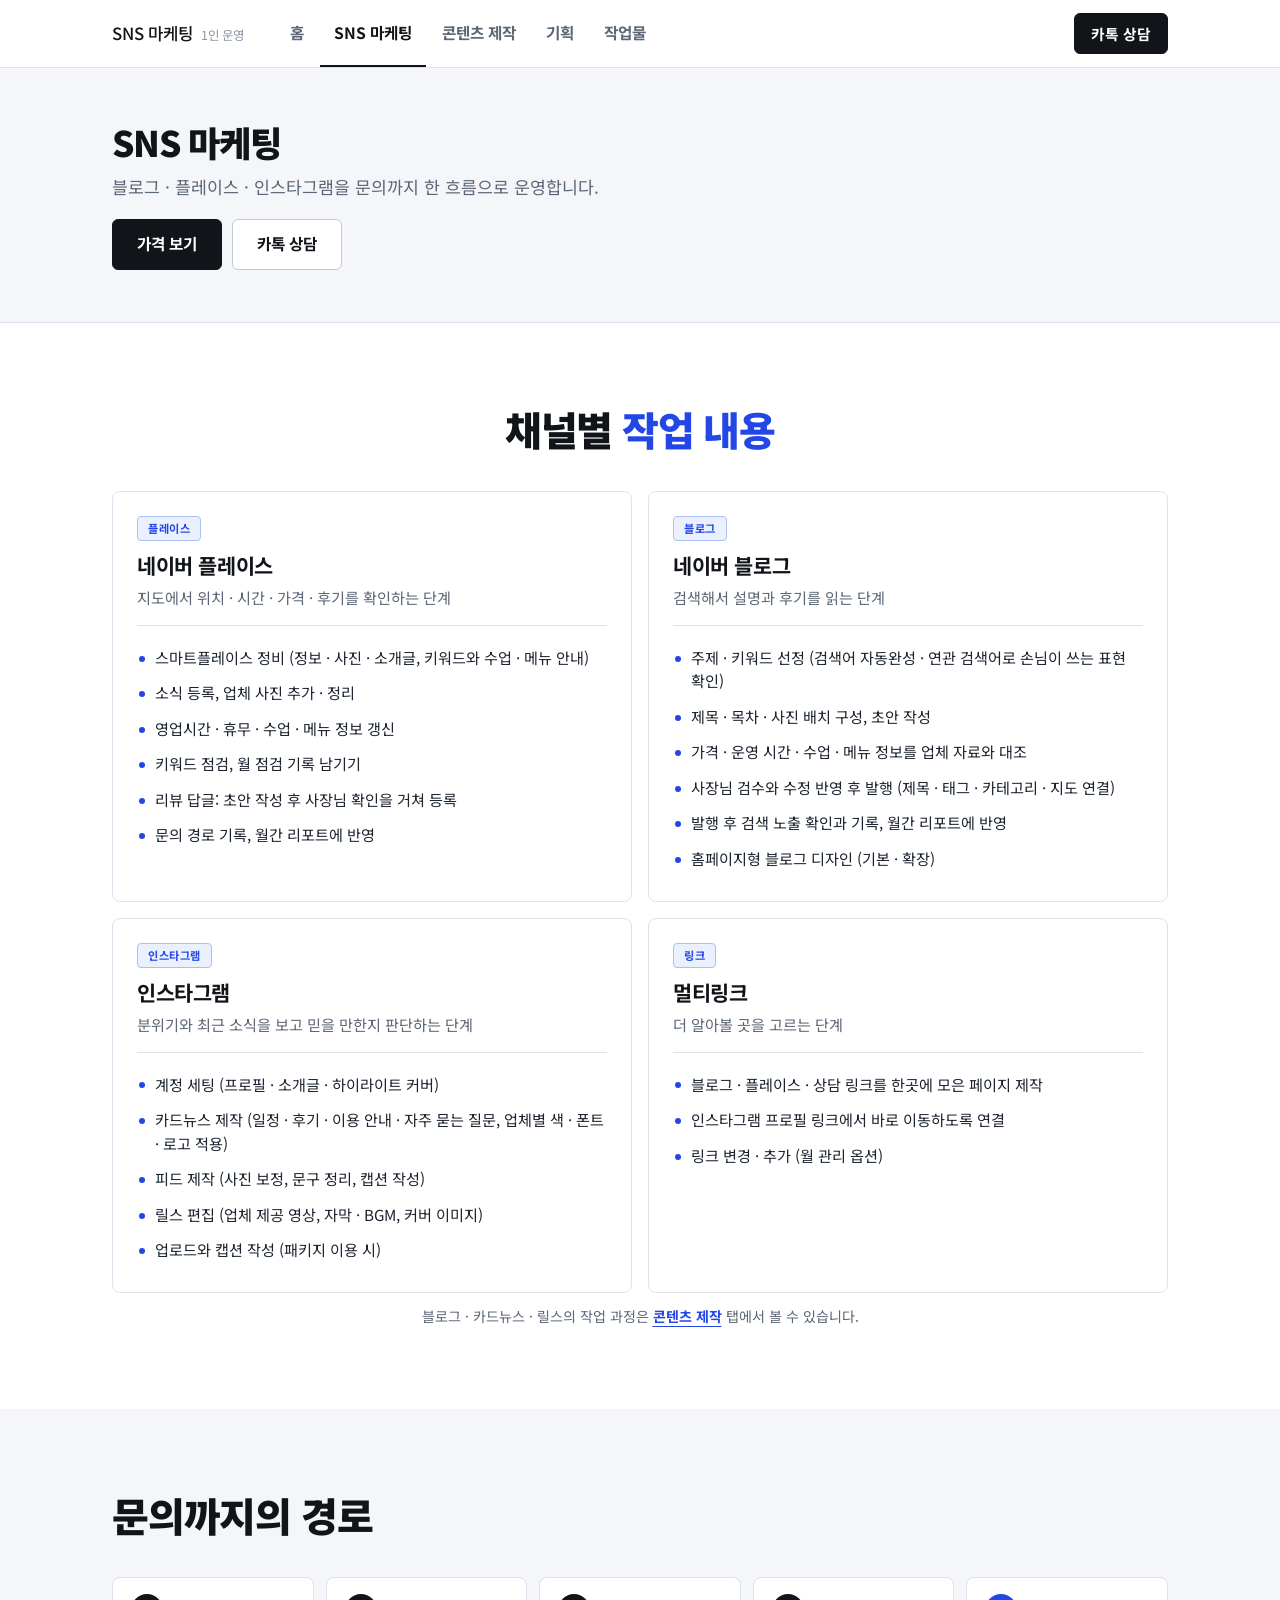
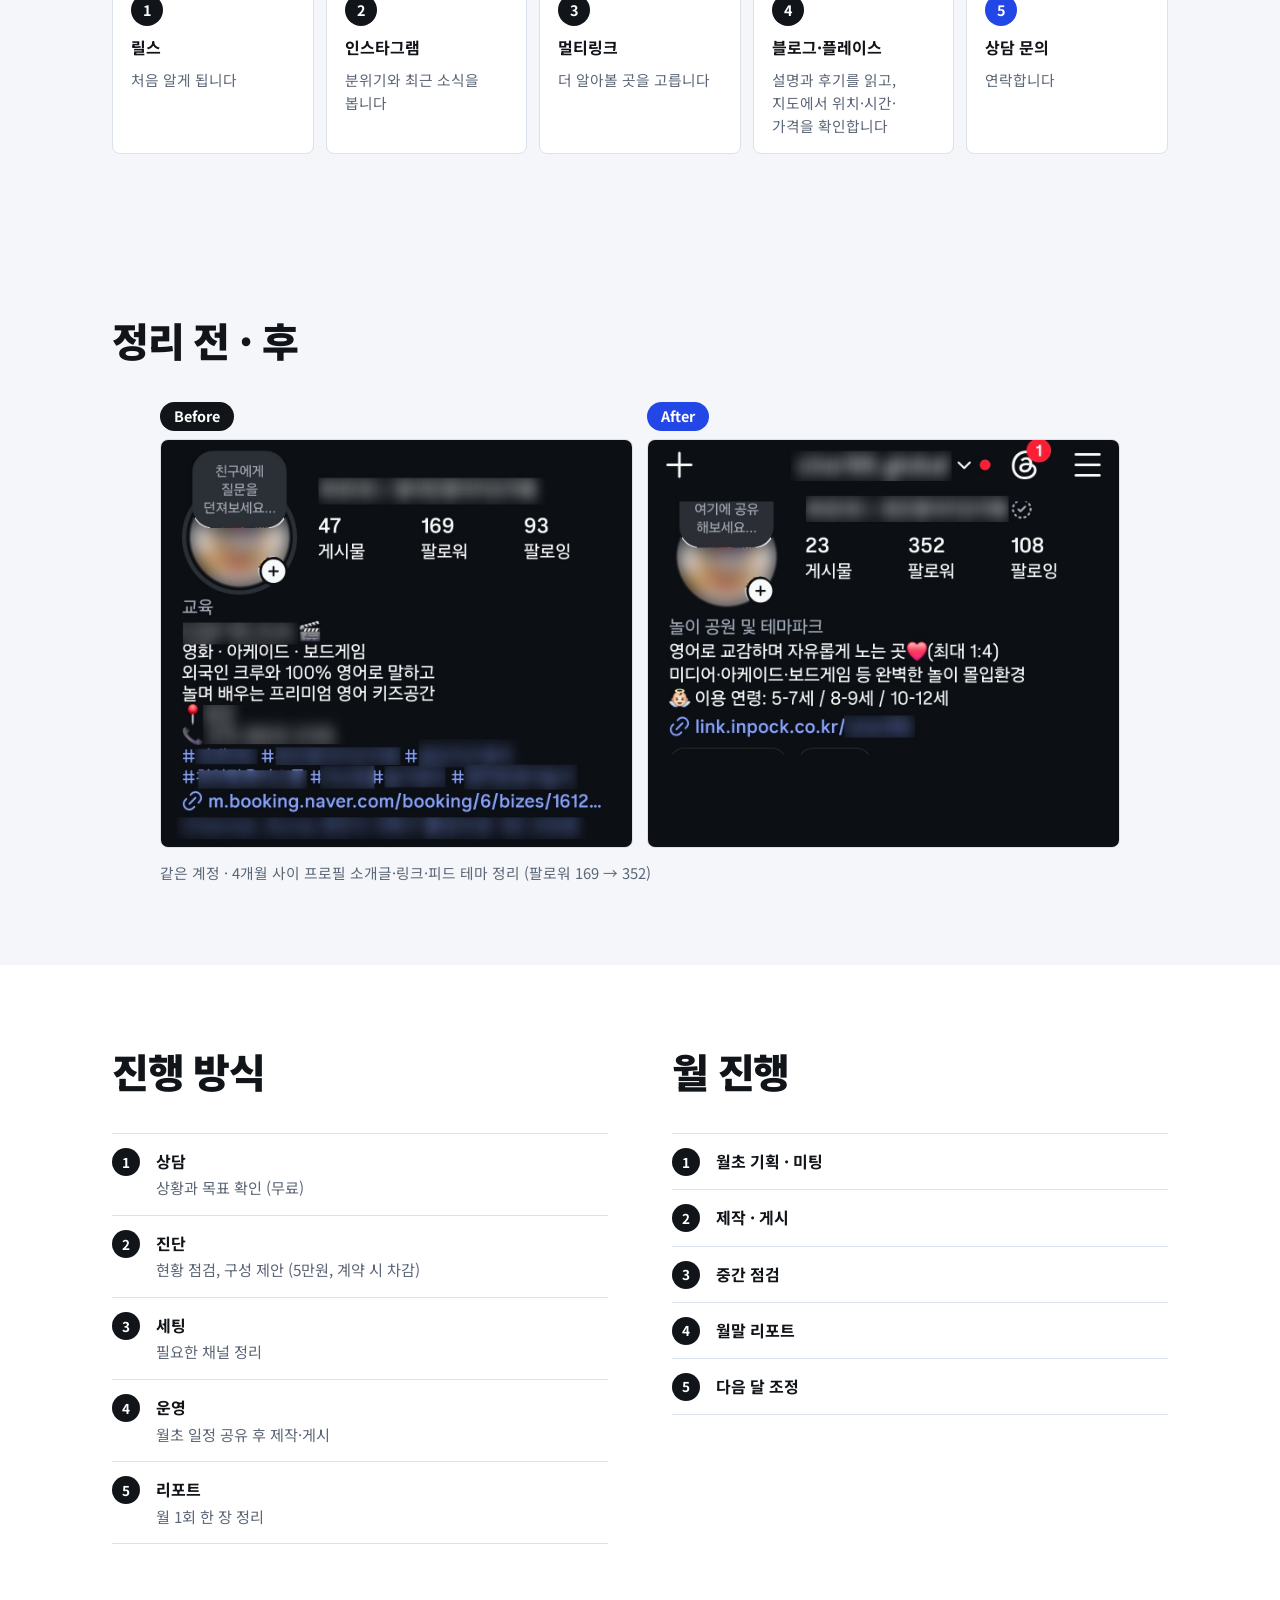
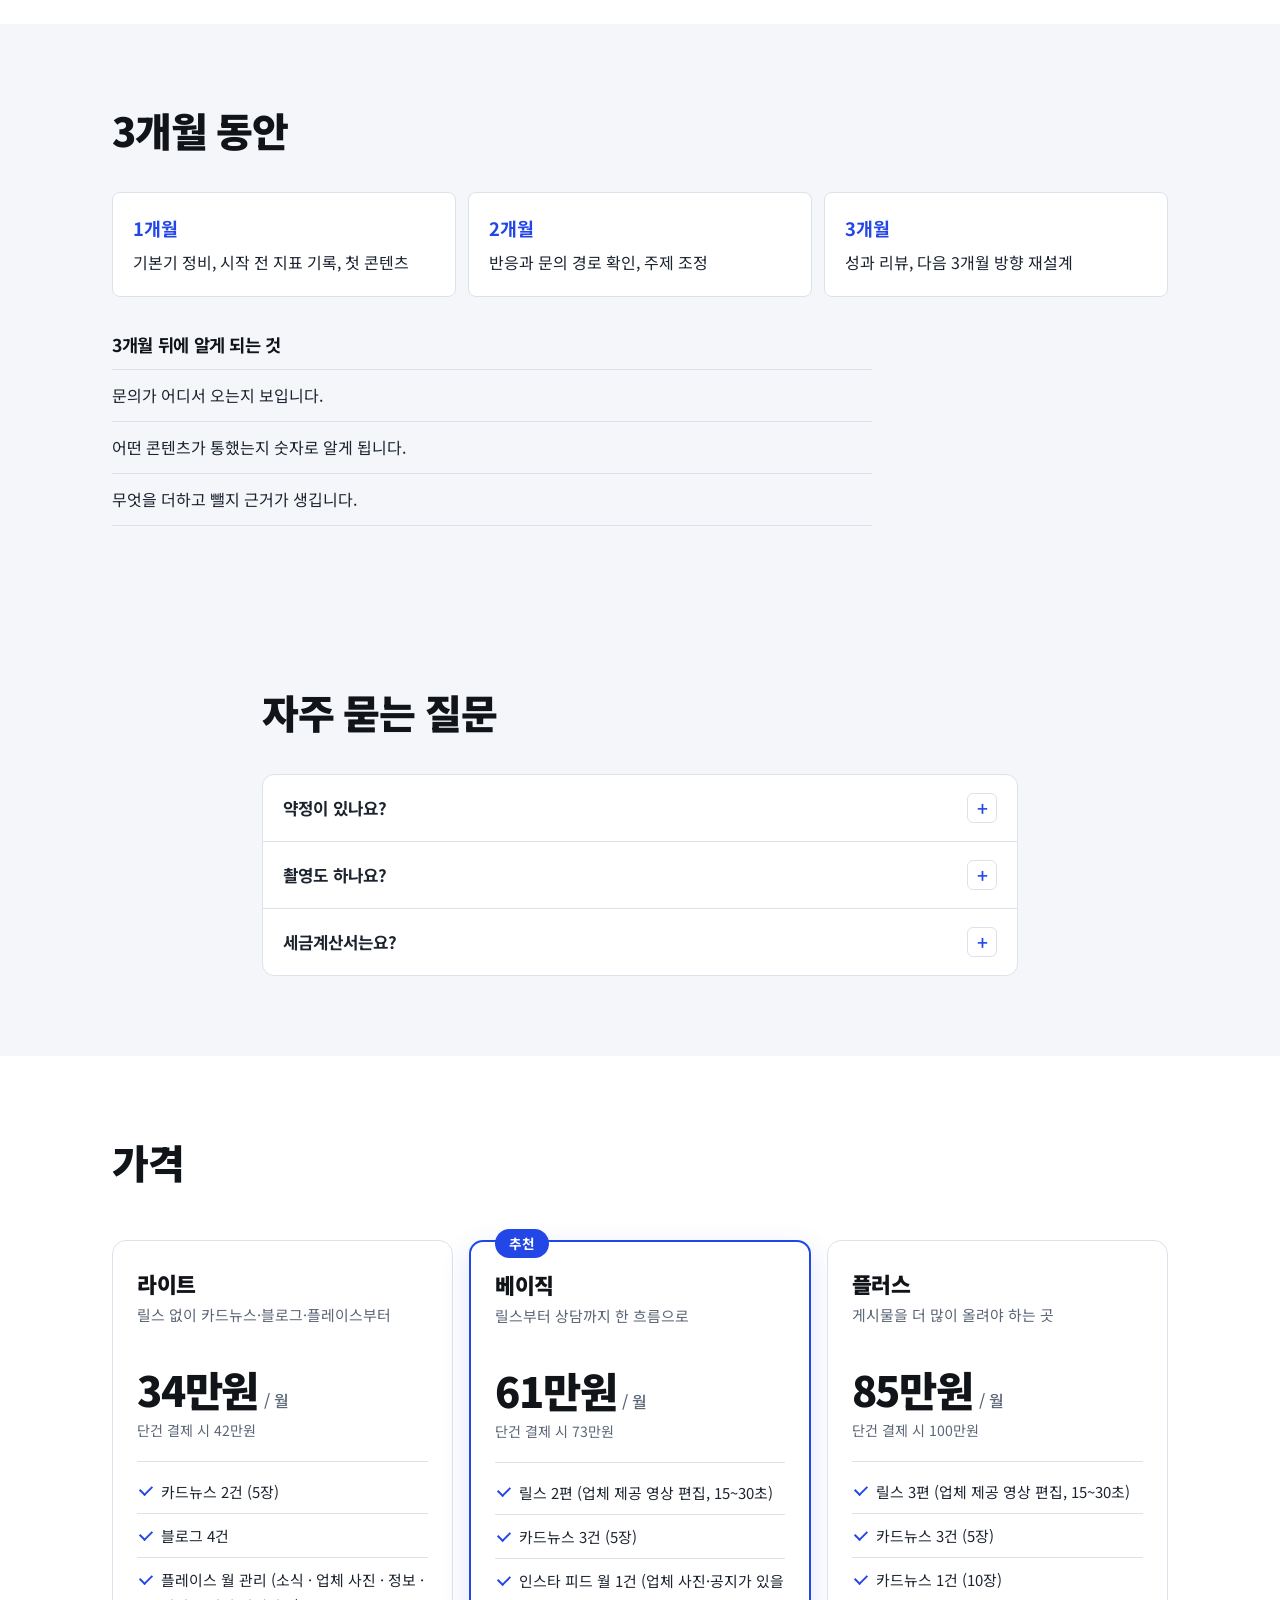
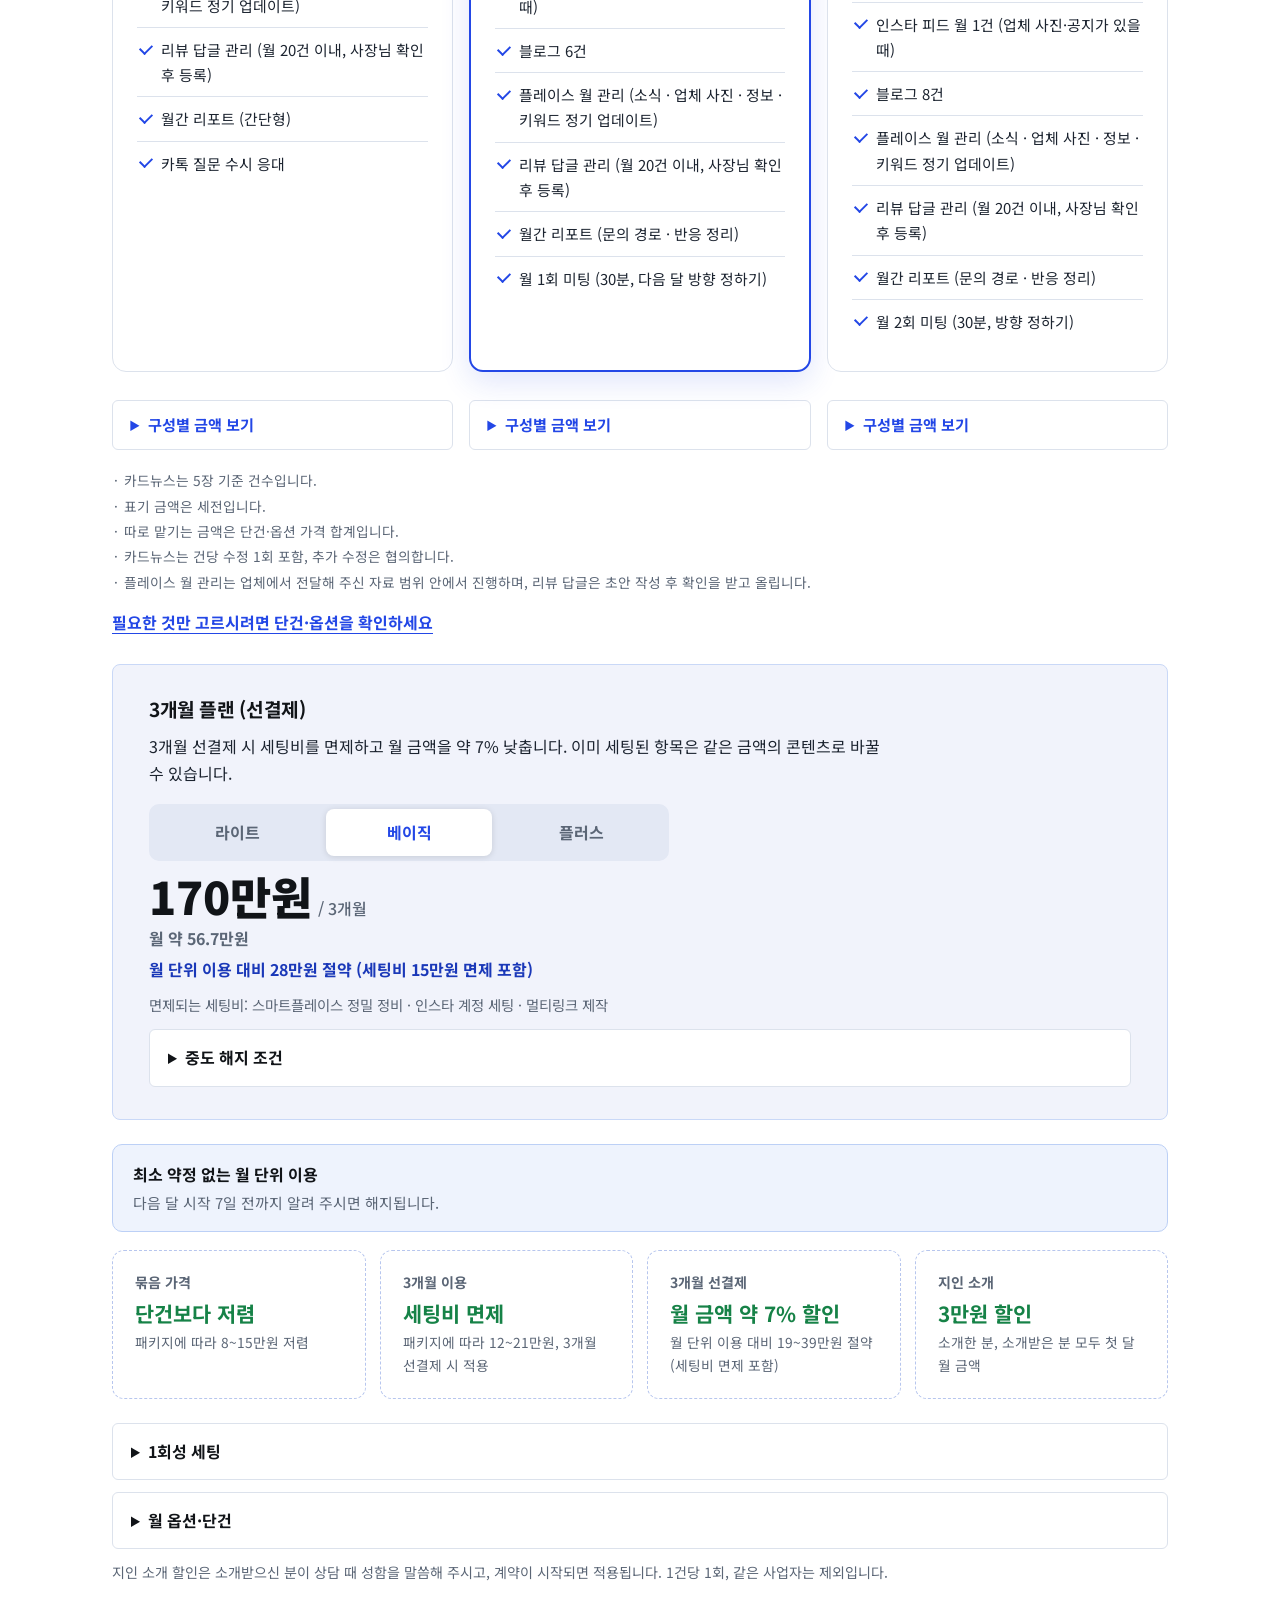
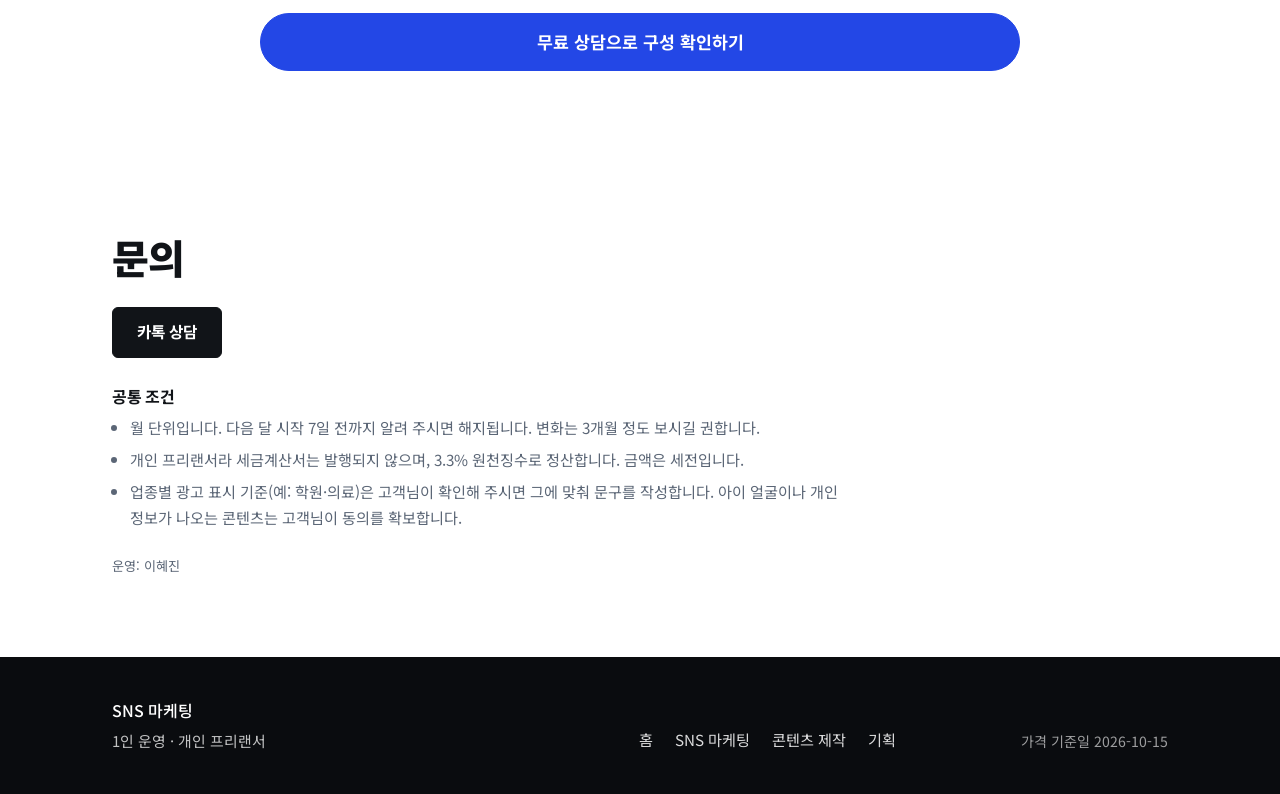
<file: services/index.html>
<!DOCTYPE html>
<html lang="ko">
<head>
    <meta charset="UTF-8">
    <script>document.documentElement.className += ' js';</script>
    <meta name="viewport" content="width=device-width, initial-scale=1">
    <meta name="robots" content="noindex">
    <meta name="color-scheme" content="light">
    <title>SNS 마케팅</title>
    <meta name="description" content="블로그 · 플레이스 · 인스타그램을 문의까지 한 흐름으로 운영합니다.">
    <link rel="icon" href="../assets/favicon.svg" type="image/svg+xml">
    <meta property="og:type" content="website">
    <meta property="og:title" content="SNS 마케팅">
    <meta property="og:description" content="블로그 · 플레이스 · 인스타그램을 문의까지 한 흐름으로 운영합니다.">
    <meta property="og:image" content="https://2hyejin22aa-creator.github.io/hye-e/assets/og.png">
    <meta property="og:image:width" content="1200">
    <meta property="og:image:height" content="630">
    <meta property="og:locale" content="ko_KR">
    <link rel="preconnect" href="https://fonts.googleapis.com">
    <link rel="preconnect" href="https://fonts.gstatic.com" crossorigin>
    <link rel="stylesheet" href="https://fonts.googleapis.com/css2?family=Noto+Sans+KR:wght@400;500;700;900&display=swap">
    <link rel="stylesheet" href="../assets/site.css">
    <script src="../assets/site.js" defer></script>
    <script src="../assets/pricing.js" defer></script>
    <script src="../assets/nav.js" defer></script>
    <script src="../assets/media.js" defer></script>
    <script src="../assets/effects.js" defer></script>
    <script src="../assets/price-ui.js" defer></script>
    <script src="script.js" defer></script>
</head>
<body>
    <a class="skip-link" href="#main">본문으로 건너뛰기</a>

    <header class="site-header">
        <div class="container header-inner">
            <a class="brand" href="../"><span class="brand-name" data-brand-name></span><span class="brand-sub" data-brand-sub></span></a>
            <nav aria-label="사이트 메뉴">
                <ul class="tabs">
                        <li><a href="../">홈</a></li>
                        <li><a href="../services/" aria-current="page">SNS 마케팅</a></li>
                        <li><a href="../content/">콘텐츠 제작</a></li>
                        <li><a href="../planning/">기획</a></li>
                        <li data-tab="works" hidden><a href="../works/">작업물</a></li>
                </ul>
            </nav>
            <a class="btn btn-primary" href="https://open.kakao.com/o/sCHnO8pi" target="_blank" rel="noopener">카톡 상담</a>
        </div>
    </header>

    <main id="main">
        <p id="load-error" class="load-error" role="alert" hidden></p>

        <section class="hero hero-page" aria-labelledby="hero-title">
            <div class="container">
                <h1 id="hero-title">SNS 마케팅</h1>
                <p class="lede">블로그 · 플레이스 · 인스타그램을 문의까지 한 흐름으로 운영합니다.</p>
                <div class="cta">
                    <a class="btn btn-primary" href="#price">가격 보기</a>
                    <a class="btn btn-secondary" href="https://open.kakao.com/o/sCHnO8pi" target="_blank" rel="noopener">카톡 상담</a>
                </div>
            </div>
        </section>

        <section class="section" aria-labelledby="channels-title">
            <div class="container">
                <div class="section-head center"><h2 id="channels-title">채널별 <em>작업 내용</em></h2></div>
                <div class="channel-grid">
                    <article class="card channel-card">
                        <span class="tag">플레이스</span>
                        <h3>네이버 플레이스</h3>
                        <p class="channel-lead">지도에서 위치 · 시간 · 가격 · 후기를 확인하는 단계</p>
                        <ul class="card-points">
                            <li>스마트플레이스 정비 (정보 · 사진 · 소개글, 키워드와 수업 · 메뉴 안내)</li>
                            <li>소식 등록, 업체 사진 추가 · 정리</li>
                            <li>영업시간 · 휴무 · 수업 · 메뉴 정보 갱신</li>
                            <li>키워드 점검, 월 점검 기록 남기기</li>
                            <li>리뷰 답글: 초안 작성 후 사장님 확인을 거쳐 등록</li>
                            <li>문의 경로 기록, 월간 리포트에 반영</li>
                        </ul>
                    </article>
                    <article class="card channel-card">
                        <span class="tag">블로그</span>
                        <h3>네이버 블로그</h3>
                        <p class="channel-lead">검색해서 설명과 후기를 읽는 단계</p>
                        <ul class="card-points">
                            <li>주제 · 키워드 선정 (검색어 자동완성 · 연관 검색어로 손님이 쓰는 표현 확인)</li>
                            <li>제목 · 목차 · 사진 배치 구성, 초안 작성</li>
                            <li>가격 · 운영 시간 · 수업 · 메뉴 정보를 업체 자료와 대조</li>
                            <li>사장님 검수와 수정 반영 후 발행 (제목 · 태그 · 카테고리 · 지도 연결)</li>
                            <li>발행 후 검색 노출 확인과 기록, 월간 리포트에 반영</li>
                            <li>홈페이지형 블로그 디자인 (기본 · 확장)</li>
                        </ul>
                    </article>
                    <article class="card channel-card">
                        <span class="tag">인스타그램</span>
                        <h3>인스타그램</h3>
                        <p class="channel-lead">분위기와 최근 소식을 보고 믿을 만한지 판단하는 단계</p>
                        <ul class="card-points">
                            <li>계정 세팅 (프로필 · 소개글 · 하이라이트 커버)</li>
                            <li>카드뉴스 제작 (일정 · 후기 · 이용 안내 · 자주 묻는 질문, 업체별 색 · 폰트 · 로고 적용)</li>
                            <li>피드 제작 (사진 보정, 문구 정리, 캡션 작성)</li>
                            <li>릴스 편집 (업체 제공 영상, 자막 · BGM, 커버 이미지)</li>
                            <li>업로드와 캡션 작성 (패키지 이용 시)</li>
                        </ul>
                    </article>
                    <article class="card channel-card">
                        <span class="tag">링크</span>
                        <h3>멀티링크</h3>
                        <p class="channel-lead">더 알아볼 곳을 고르는 단계</p>
                        <ul class="card-points">
                            <li>블로그 · 플레이스 · 상담 링크를 한곳에 모은 페이지 제작</li>
                            <li>인스타그램 프로필 링크에서 바로 이동하도록 연결</li>
                            <li>링크 변경 · 추가 (월 관리 옵션)</li>
                        </ul>
                    </article>
                </div>
                <p class="fine center">블로그 · 카드뉴스 · 릴스의 작업 과정은 <a class="extras-link" href="../content/">콘텐츠 제작</a> 탭에서 볼 수 있습니다.</p>
            </div>
        </section>

        <section class="section band-soft" aria-labelledby="path-title">
            <div class="container">
                <div class="section-head"><h2 id="path-title">문의까지의 경로</h2></div>
                <ol class="path-flow">
                    <li><span class="p-no" aria-hidden="true">1</span><span class="p-name">릴스</span><span class="p-cap">처음 알게 됩니다</span></li>
                    <li><span class="p-no" aria-hidden="true">2</span><span class="p-name">인스타그램</span><span class="p-cap">분위기와 최근 소식을 봅니다</span></li>
                    <li><span class="p-no" aria-hidden="true">3</span><span class="p-name">멀티링크</span><span class="p-cap">더 알아볼 곳을 고릅니다</span></li>
                    <li><span class="p-no" aria-hidden="true">4</span><span class="p-name">블로그·플레이스</span><span class="p-cap">설명과 후기를 읽고, 지도에서 위치·시간·가격을 확인합니다</span></li>
                    <li class="last"><span class="p-no" aria-hidden="true">5</span><span class="p-name">상담 문의</span><span class="p-cap">연락합니다</span></li>
                </ol>
            </div>
        </section>

        <!-- 정리 전 · 후 (assets/media.js: 파일이 없으면 구역 전체 숨김) -->
        <section class="section band-soft" data-slots aria-labelledby="proof-title" hidden>
            <div class="container">
                <div class="section-head"><h2 id="proof-title">정리 전 · 후</h2></div>
                <div class="slot-list">
                    <div data-slot="services/place-compare" hidden></div>
                    <div data-slot="services/insta-compare" hidden></div>
                </div>
            </div>
        </section>

        <!-- 블로그 검색 노출 화면 -->
        <section class="section" data-slots hidden>
            <div class="container">
                <div data-slot="services/blog-search" hidden></div>
            </div>
        </section>

        <section class="section" aria-labelledby="process-title">
            <div class="container two-col">
                <div>
                    <div class="section-head"><h2 id="process-title">진행 방식</h2></div>
                    <ol class="steps">
                        <li><strong>상담</strong><span>상황과 목표 확인 (무료)</span></li>
                        <li><strong>진단</strong><span>현황 점검, 구성 제안 (<span data-money="setup|현황 진단"></span>, 계약 시 차감)</span></li>
                        <li><strong>세팅</strong><span>필요한 채널 정리</span></li>
                        <li><strong>운영</strong><span>월초 일정 공유 후 제작·게시</span></li>
                        <li><strong>리포트</strong><span>월 1회 한 장 정리</span></li>
                    </ol>
                </div>
                <div>
                    <div class="section-head"><h2 id="cycle-title">월 진행</h2></div>
                    <ol class="steps">
                        <li><strong>월초 기획 · 미팅</strong></li>
                        <li><strong>제작 · 게시</strong></li>
                        <li><strong>중간 점검</strong></li>
                        <li><strong>월말 리포트</strong></li>
                        <li><strong>다음 달 조정</strong></li>
                    </ol>
                </div>
            </div>
        </section>

        <section class="section band-soft" aria-labelledby="months-title">
            <div class="container">
                <div class="section-head"><h2 id="months-title">3개월 동안</h2></div>
                <ol class="months">
                    <li><strong>1개월</strong><span>기본기 정비, 시작 전 지표 기록, 첫 콘텐츠</span></li>
                    <li><strong>2개월</strong><span>반응과 문의 경로 확인, 주제 조정</span></li>
                    <li><strong>3개월</strong><span>성과 리뷰, 다음 3개월 방향 재설계</span></li>
                </ol>
                <h3 class="learn-title">3개월 뒤에 알게 되는 것</h3>
                <ul class="learn">
                    <li>문의가 어디서 오는지 보입니다.</li>
                    <li>어떤 콘텐츠가 통했는지 숫자로 알게 됩니다.</li>
                    <li>무엇을 더하고 뺄지 근거가 생깁니다.</li>
                </ul>
            </div>
        </section>

        <!-- 월간 리포트 (assets/media.js: 파일이 없으면 구역 전체 숨김) -->
        <section class="section" data-slots aria-labelledby="report-title" hidden>
            <div class="container">
                <div class="section-head"><h2 id="report-title">월간 리포트</h2></div>
                <div data-slot="services/report" hidden></div>
            </div>
        </section>

        <!-- 가격 (마지막 콘텐츠 섹션) -->
        <section class="section band-soft" aria-labelledby="faq-title">
            <div class="container narrow-block">
                <div class="section-head"><h2 id="faq-title">자주 묻는 질문</h2></div>
                <div class="acc-list faq">
                    <details class="acc">
                        <summary><span class="acc-title">약정이 있나요?</span></summary>
                        <div class="acc-body"><p>월 단위로 이용하며 최소 약정은 없습니다. 다음 달 시작 7일 전까지 알려 주시면 해지됩니다. 변화는 3개월 정도 보시길 권합니다. 3개월 플랜은 선결제이며, 중도 해지 시 이용 기간을 정상가로 다시 계산해 남는 금액을 환불합니다.</p></div>
                    </details>
                    <details class="acc">
                        <summary><span class="acc-title">촬영도 하나요?</span></summary>
                        <div class="acc-body"><p>업체에서 주신 사진·영상으로 편집합니다. 촬영이 필요하면 월 1회 방문 촬영 옵션(<span data-money="options|월 1회 방문 촬영"></span>)을 선택할 수 있습니다. 교통비는 별도입니다.</p></div>
                    </details>
                    <details class="acc">
                        <summary><span class="acc-title">세금계산서는요?</span></summary>
                        <div class="acc-body"><p>개인 프리랜서라 세금계산서는 발행되지 않으며, 3.3% 원천징수로 정산합니다. 금액은 세전입니다.</p></div>
                    </details>
                </div>
            </div>
        </section>

        <section id="price" class="section price-section" aria-labelledby="price-title">
            <div class="container">
                <div class="section-head"><h2 id="price-title">가격</h2></div>
                <div id="packages-list" aria-live="polite"></div>
                <ul class="footnotes">
                    <li>카드뉴스는 5장 기준 건수입니다.</li>
                    <li>표기 금액은 세전입니다.</li>
                    <li>따로 맡기는 금액은 단건·옵션 가격 합계입니다.</li>
                    <li>카드뉴스는 건당 수정 1회 포함, 추가 수정은 협의합니다.</li>
                    <li>플레이스 월 관리는 업체에서 전달해 주신 자료 범위 안에서 진행하며, 리뷰 답글은 초안 작성 후 확인을 받고 올립니다.</li>
                </ul>
                <p class="extras-line"><a class="extras-link" href="#extras-options">필요한 것만 고르시려면 단건·옵션을 확인하세요</a></p>

                <div id="plan-box" class="plan-box" hidden></div>
                <div class="price-notice"><strong>최소 약정 없는 월 단위 이용</strong><span>다음 달 시작 7일 전까지 알려 주시면 해지됩니다.</span></div>
                <div class="benefit-grid" data-benefits hidden></div>

                <details id="extras-setup">
                    <summary>1회성 세팅</summary>
                    <div class="details-body">
                        <table class="price-table" data-pricing-table="setup" data-category="sns">
                            <thead><tr><th scope="col">항목</th><th scope="col">금액</th><th scope="col">내용</th></tr></thead>
                            <tbody></tbody>
                        </table>
                    </div>
                </details>
                <details id="extras-options">
                    <summary>월 옵션·단건</summary>
                    <div class="details-body">
                        <h3>월 옵션</h3>
                        <table class="price-table" data-pricing-table="options" data-category="sns">
                            <thead><tr><th scope="col">항목</th><th scope="col">금액</th><th scope="col">내용</th></tr></thead>
                            <tbody></tbody>
                        </table>
                        <h3>단건</h3>
                        <p>단건은 개별로 주문할 수 있습니다. 패키지 이용 중 추가 주문은 <span data-discount="package"></span> 할인됩니다.</p>
                        <table class="price-table" data-pricing-table="singles" data-category="sns">
                            <thead><tr><th scope="col">항목</th><th scope="col">금액</th><th scope="col">내용</th></tr></thead>
                            <tbody></tbody>
                        </table>
                    </div>
                </details>

                <p class="fine">지인 소개 할인은 소개받으신 분이 상담 때 성함을 말씀해 주시고, 계약이 시작되면 적용됩니다. 1건당 1회, 같은 사업자는 제외입니다.</p>
                <div class="cta cta-wide"><a class="btn btn-primary btn-wide" href="https://open.kakao.com/o/sCHnO8pi" target="_blank" rel="noopener">무료 상담으로 구성 확인하기</a></div>
            </div>
        </section>

        <section class="section contact" aria-labelledby="contact-title">
            <div class="container">
                <h2 id="contact-title">문의</h2>
                <div class="cta"><a class="btn btn-primary" href="https://open.kakao.com/o/sCHnO8pi" target="_blank" rel="noopener">카톡 상담</a></div>
                <div class="contact-note">
                    <h3>공통 조건</h3>
                    <ul class="terms">
                        <li>월 단위입니다. 다음 달 시작 7일 전까지 알려 주시면 해지됩니다. 변화는 3개월 정도 보시길 권합니다.</li>
                        <li>개인 프리랜서라 세금계산서는 발행되지 않으며, 3.3% 원천징수로 정산합니다. 금액은 세전입니다.</li>
                        <li>업종별 광고 표시 기준(예: 학원·의료)은 고객님이 확인해 주시면 그에 맞춰 문구를 작성합니다. 아이 얼굴이나 개인 정보가 나오는 콘텐츠는 고객님이 동의를 확보합니다.</li>
                    </ul>
                </div>
                <p class="owner-line" data-owner hidden></p>
            </div>
        </section>
    </main>

    <footer class="site-footer">
        <div class="container footer-inner">
            <div>
                <p class="footer-brand" data-brand-name></p>
                <p class="footer-line"><span data-brand-sub="sep"></span>개인 프리랜서</p>
            </div>
            <ul class="footer-links"><li><a href="../">홈</a></li><li><a href="../services/">SNS 마케팅</a></li><li><a href="../content/">콘텐츠 제작</a></li><li><a href="../planning/">기획</a></li></ul>
            <p id="last-updated" class="fine" hidden></p>
        </div>
    </footer>
    <a class="fab" href="https://open.kakao.com/o/sCHnO8pi" target="_blank" rel="noopener">카톡 상담</a>
</body>
</html>
</file>
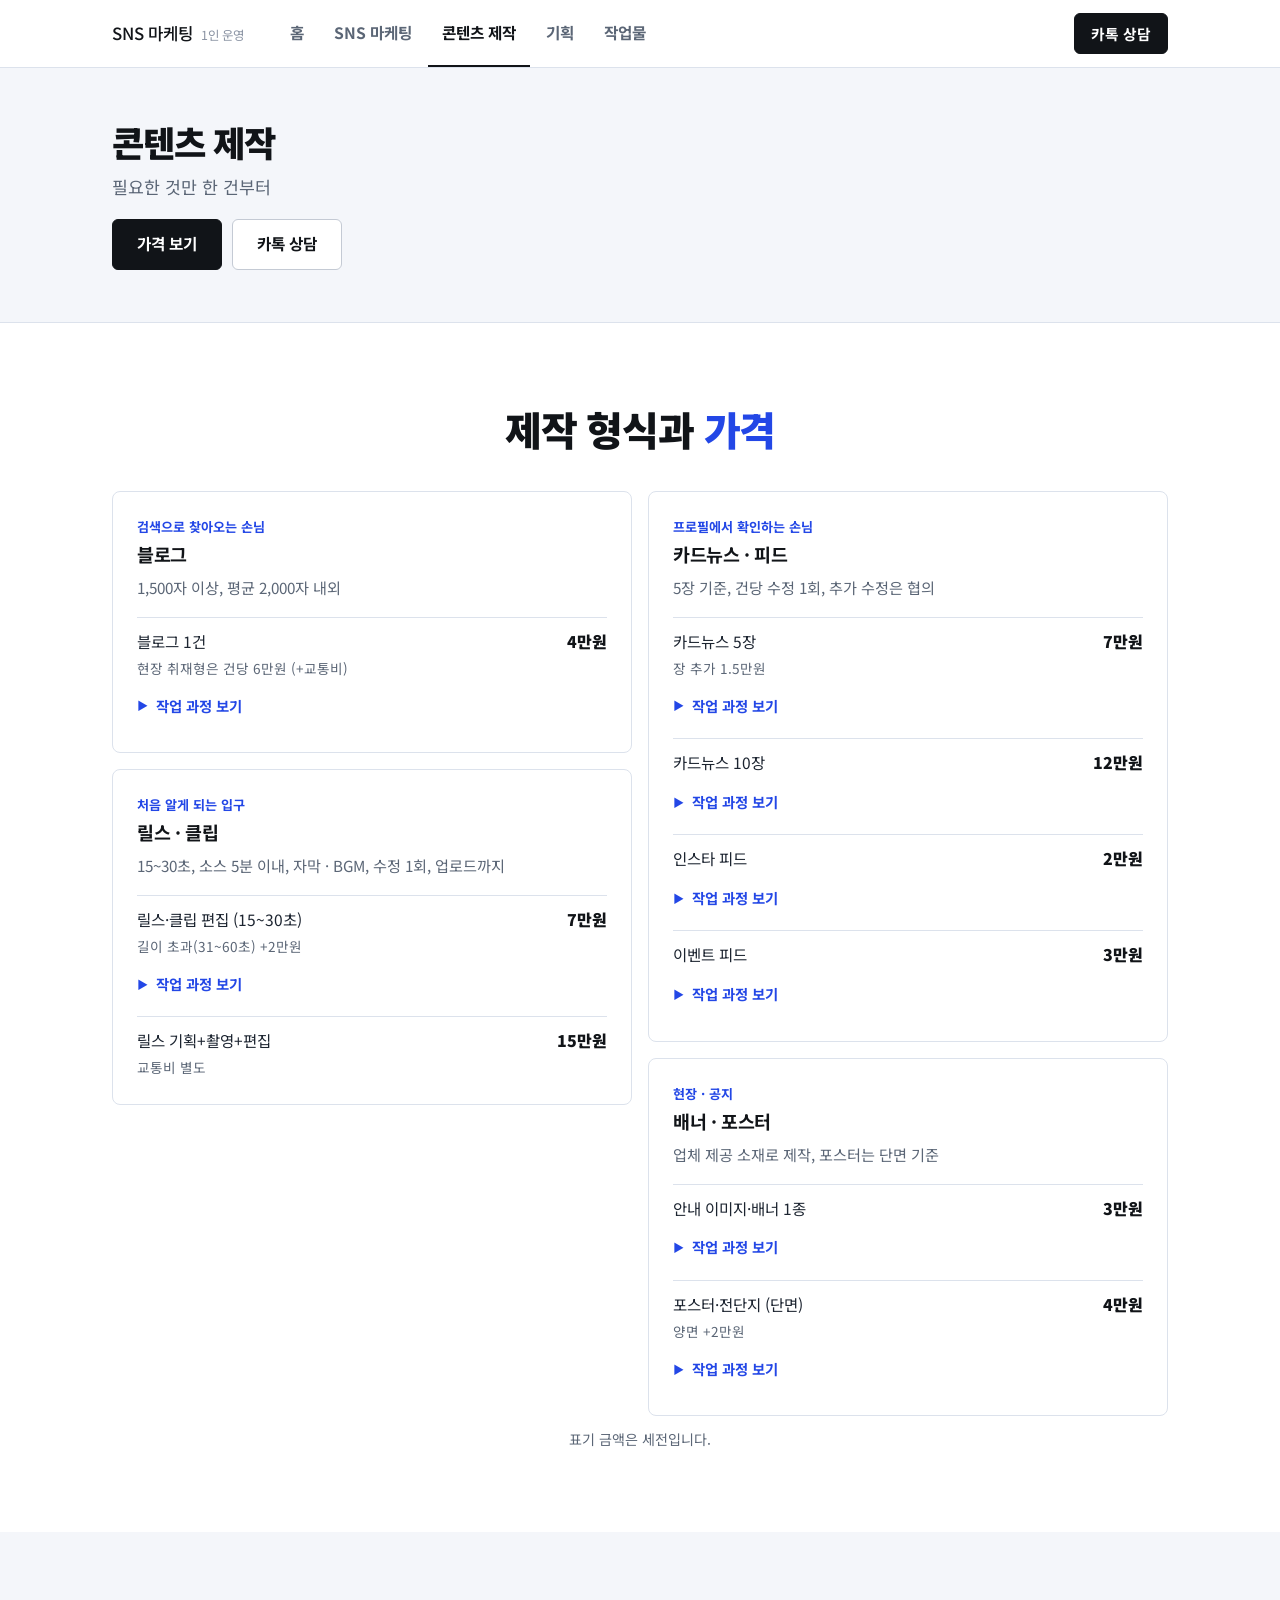
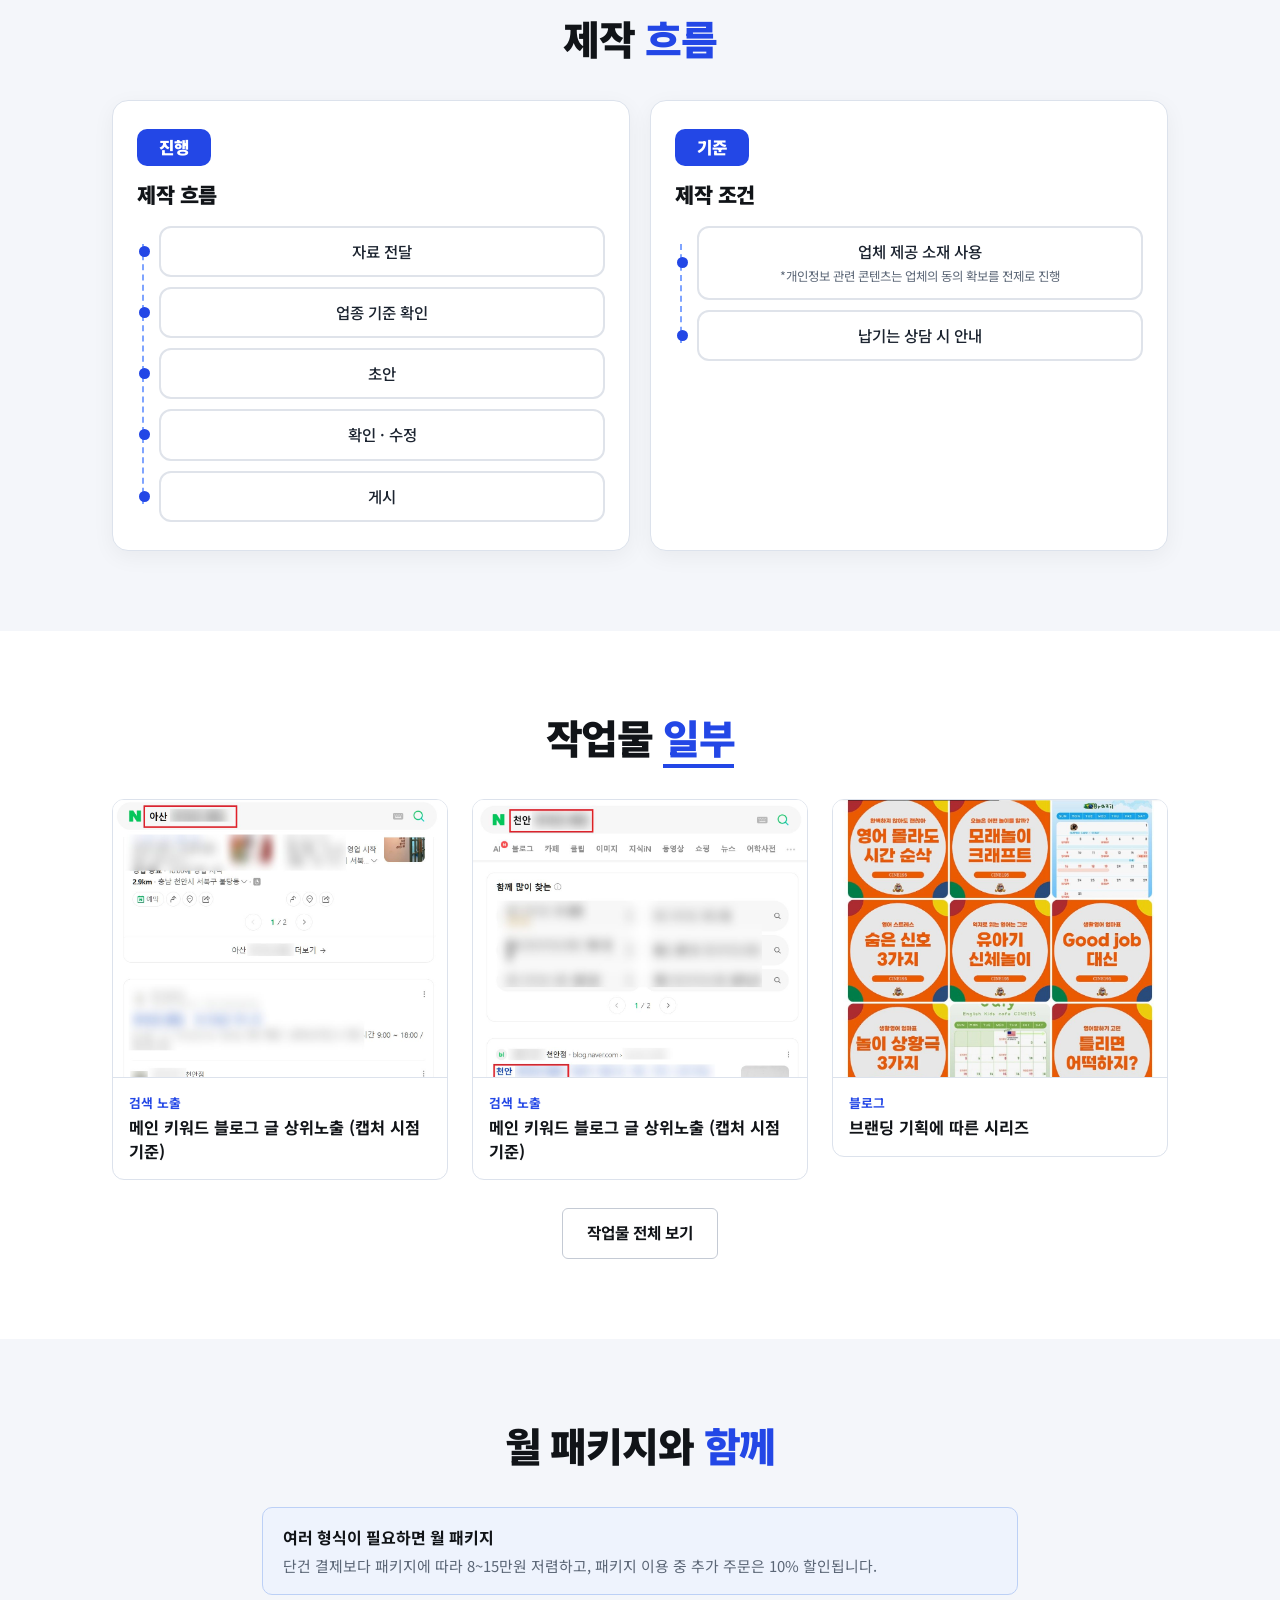
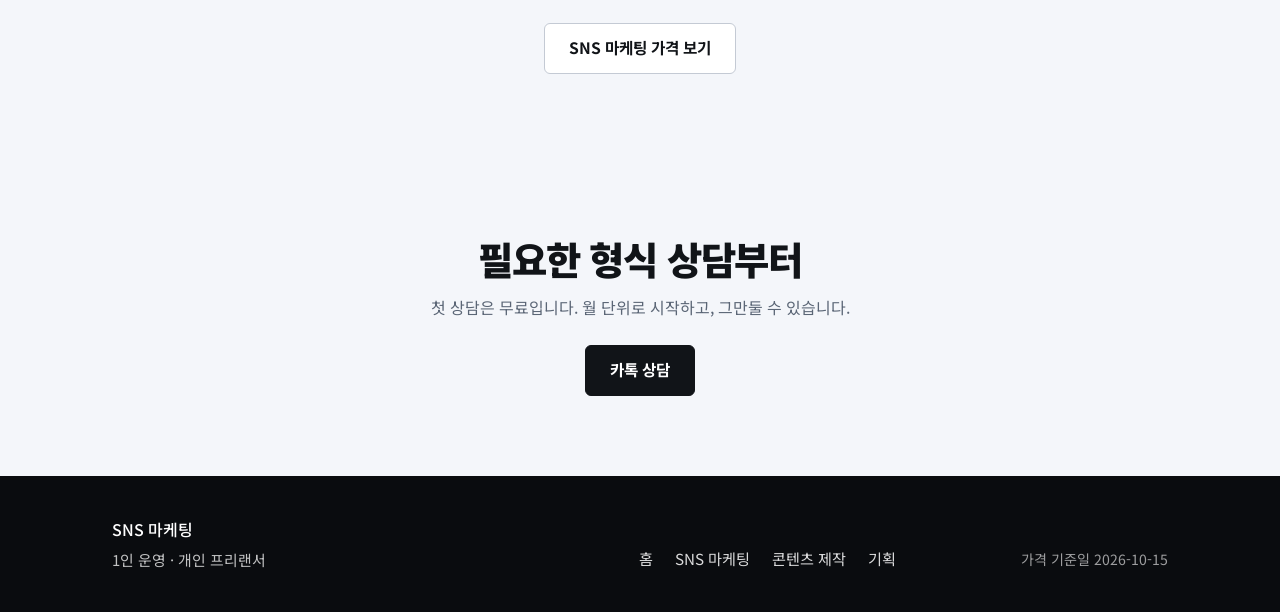
<file: video/index.html>
<!DOCTYPE html>
<html lang="ko">
<head>
    <meta charset="UTF-8">
    <meta name="viewport" content="width=device-width, initial-scale=1">
    <meta name="robots" content="noindex">
    <link rel="icon" href="../assets/favicon.svg" type="image/svg+xml">
    <meta http-equiv="refresh" content="0; url=../content/">
    <title>콘텐츠 제작</title>
    <script>location.replace('../content/');</script>
</head>
<body>
    <p><a href="../content/">콘텐츠 제작 페이지로 이동</a></p>
</body>
</html>
</file>
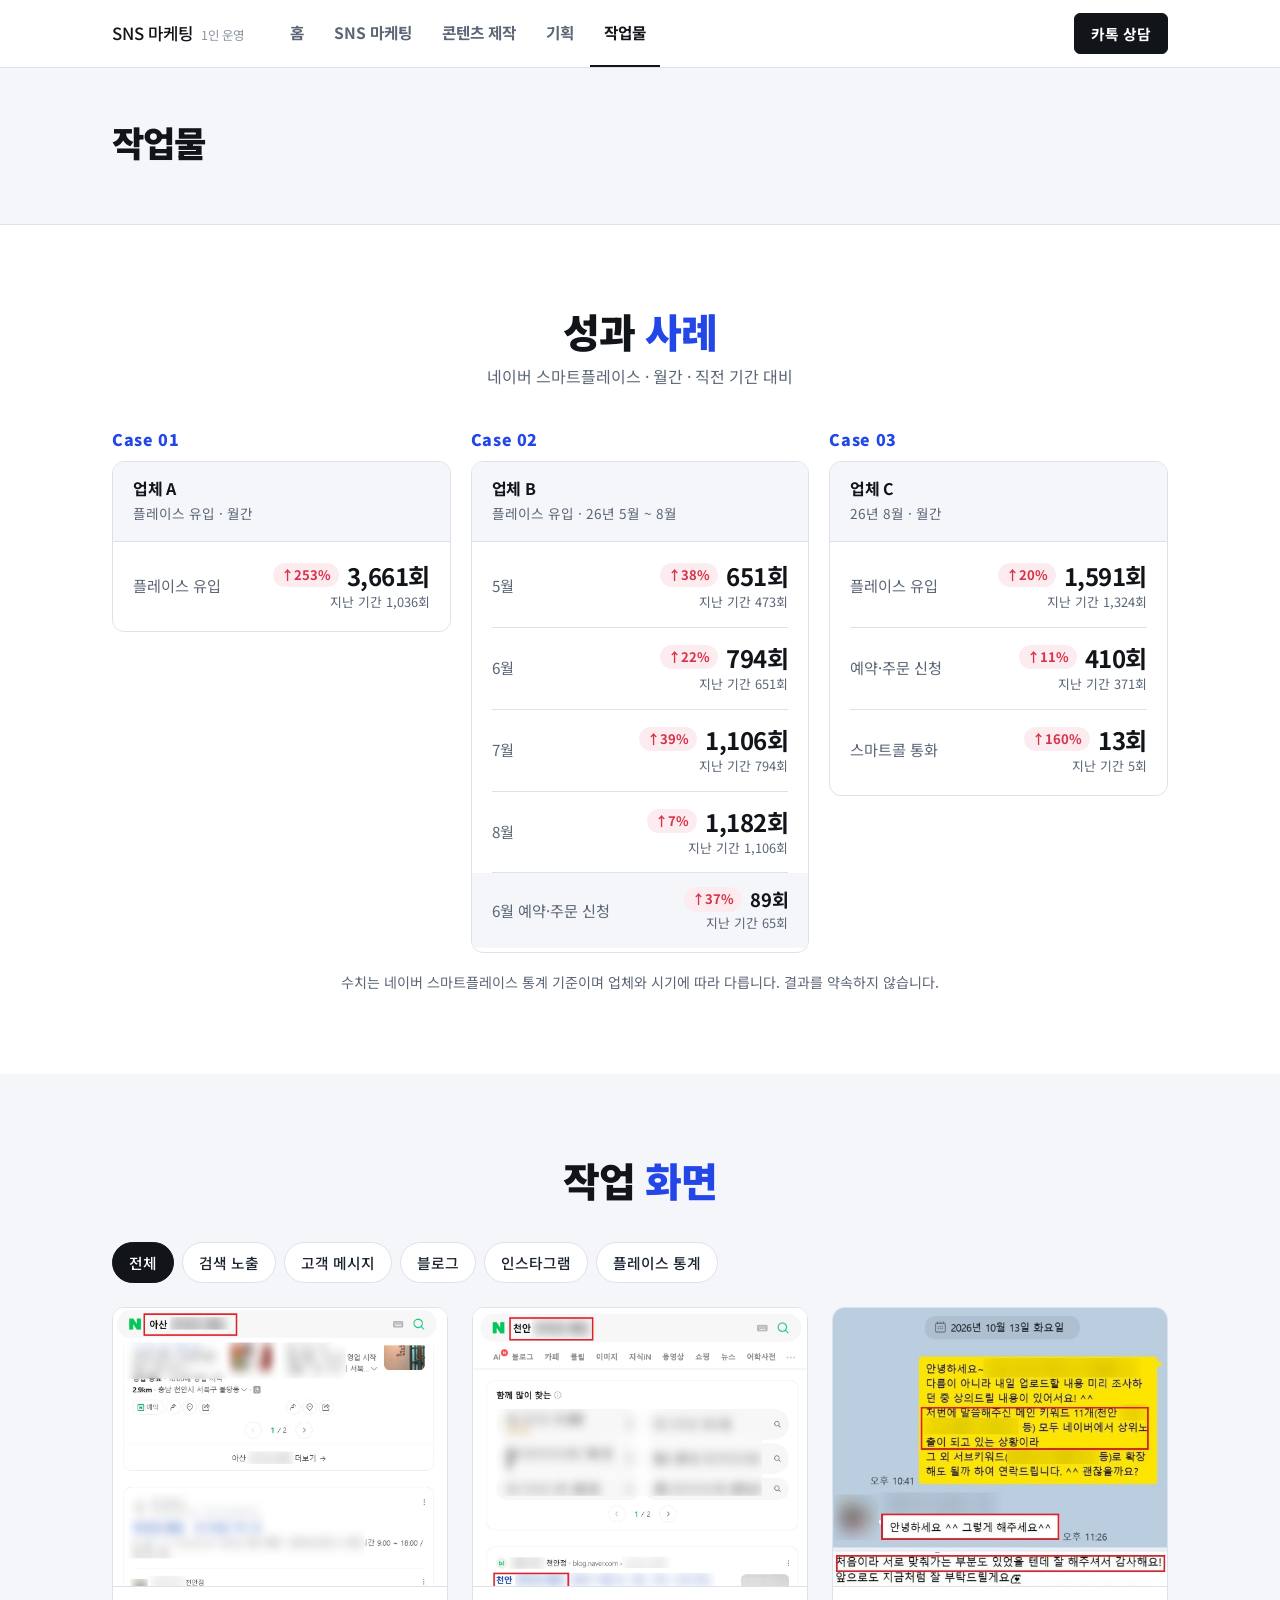
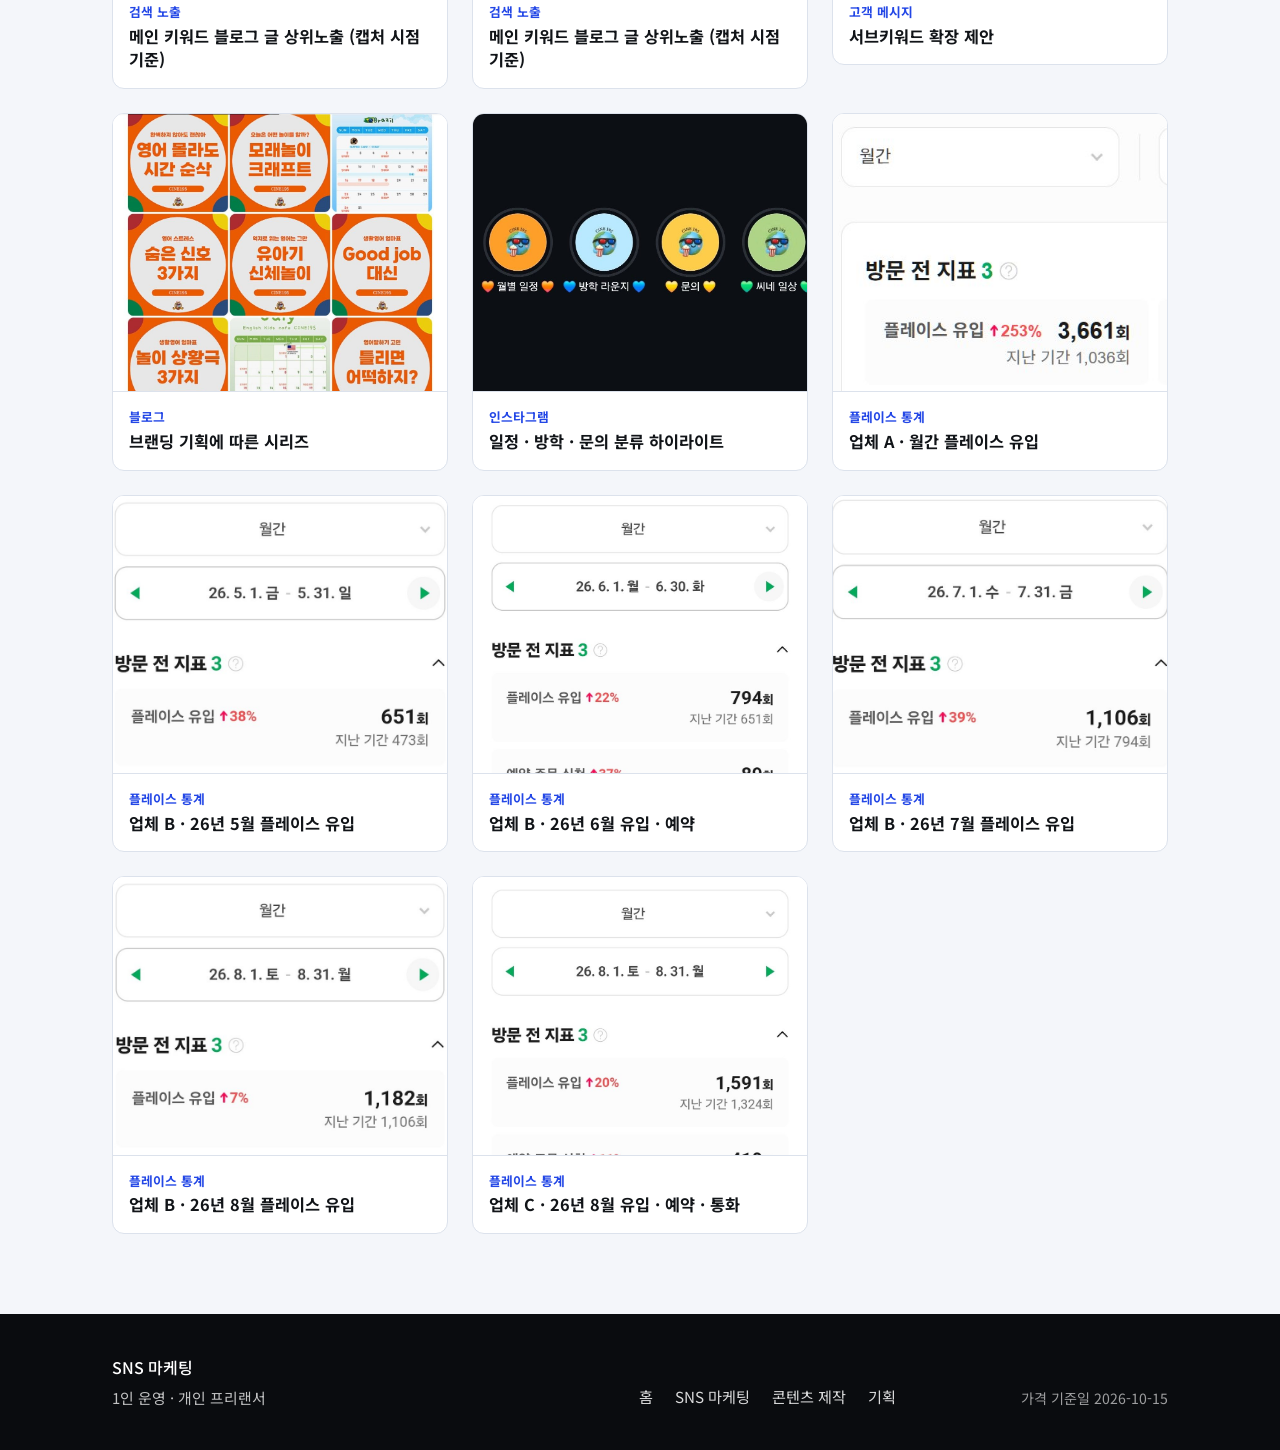
<file: works/index.html>
<!DOCTYPE html>
<html lang="ko">
<head>
    <meta charset="UTF-8">
    <script>document.documentElement.className += ' js';</script>
    <meta name="viewport" content="width=device-width, initial-scale=1">
    <meta name="robots" content="noindex">
    <meta name="color-scheme" content="light">
    <title>작업물</title>
    <meta name="description" content="플레이스 통계와 블로그 · 인스타그램 작업물">
    <link rel="icon" href="../assets/favicon.svg" type="image/svg+xml">
    <meta property="og:type" content="website">
    <meta property="og:title" content="작업물">
    <meta property="og:description" content="플레이스 통계와 블로그 · 인스타그램 작업물">
    <meta property="og:image" content="https://2hyejin22aa-creator.github.io/hye-e/assets/og.png">
    <meta property="og:image:width" content="1200">
    <meta property="og:image:height" content="630">
    <meta property="og:locale" content="ko_KR">
    <link rel="preconnect" href="https://fonts.googleapis.com">
    <link rel="preconnect" href="https://fonts.gstatic.com" crossorigin>
    <link rel="stylesheet" href="https://fonts.googleapis.com/css2?family=Noto+Sans+KR:wght@400;500;700;900&display=swap">
    <link rel="stylesheet" href="../assets/site.css">
    <script src="../assets/site.js" defer></script>
    <script src="../assets/pricing.js" defer></script>
    <script src="../assets/nav.js" defer></script>
    <script src="../assets/media.js" defer></script>
    <script src="../assets/effects.js" defer></script>
    <script src="../assets/results.js" defer></script>
    <script src="script.js" defer></script>
</head>
<body>
    <a class="skip-link" href="#main">본문으로 건너뛰기</a>

    <header class="site-header">
        <div class="container header-inner">
            <a class="brand" href="../"><span class="brand-name" data-brand-name></span><span class="brand-sub" data-brand-sub></span></a>
            <nav aria-label="사이트 메뉴">
                <ul class="tabs">
                        <li><a href="../">홈</a></li>
                        <li><a href="../services/">SNS 마케팅</a></li>
                        <li><a href="../content/">콘텐츠 제작</a></li>
                        <li><a href="../planning/">기획</a></li>
                        <li data-tab="works" hidden><a href="../works/" aria-current="page">작업물</a></li>
                </ul>
            </nav>
            <a class="btn btn-primary" href="https://open.kakao.com/o/sCHnO8pi" target="_blank" rel="noopener">카톡 상담</a>
        </div>
    </header>

    <main id="main">
        <p id="load-error" class="load-error" role="alert" hidden></p>

        <section class="hero hero-page" aria-labelledby="hero-title">
            <div class="container">
                <h1 id="hero-title">작업물</h1>
            </div>
        </section>

        <section class="section" data-cases aria-labelledby="cases-title" hidden>
            <div class="container">
                <div class="section-head center"><h2 id="cases-title">성과 <em>사례</em></h2><p>네이버 스마트플레이스 · 월간 · 직전 기간 대비</p></div>
                <div id="cases-grid" class="case-grid"></div>
                <p class="fine center results-notice">수치는 네이버 스마트플레이스 통계 기준이며 업체와 시기에 따라 다릅니다. 결과를 약속하지 않습니다.</p>
            </div>
        </section>

        <section class="section band-soft" aria-labelledby="all-title">
            <div class="container">
                <div class="section-head center"><h2 id="all-title">작업 <em>화면</em></h2></div>
                <div id="works-filters" class="filters" role="group" aria-label="채널" hidden></div>
                <ul id="works-grid" class="works-grid"></ul>
            </div>
        </section>
    </main>

    <footer class="site-footer">
        <div class="container footer-inner">
            <div>
                <p class="footer-brand" data-brand-name></p>
                <p class="footer-line"><span data-brand-sub="sep"></span>개인 프리랜서</p>
            </div>
            <ul class="footer-links"><li><a href="../">홈</a></li><li><a href="../services/">SNS 마케팅</a></li><li><a href="../content/">콘텐츠 제작</a></li><li><a href="../planning/">기획</a></li></ul>
            <p id="last-updated" class="fine" hidden></p>
        </div>
    </footer>
    <a class="fab" href="https://open.kakao.com/o/sCHnO8pi" target="_blank" rel="noopener">카톡 상담</a>
</body>
</html>
</file>
<file: assets/site.css>
/* 마케팅 사이트 공통 스타일
   흰 바탕 + 남색 + 파란 포인트 1개. 글꼴은 Noto Sans KR 하나만 씁니다. */
:root {
    color-scheme: light;
    --bg: #ffffff;
    --soft: #f4f6fa;
    --navy: #111418;
    --navy-2: #2a2f36;
    --text: #1c2430;
    --muted: #5b6676;
    --line: #dce2ec;
    --accent: #2347e6;
    --accent-dark: #1a38b8;
    --accent-soft: #f1f3fb;
    --radius: 8px;
    --font: "Noto Sans KR", -apple-system, BlinkMacSystemFont, "Apple SD Gothic Neo", "Malgun Gothic", system-ui, sans-serif;
    --gutter: 20px;
}

* { box-sizing: border-box; }
html { -webkit-text-size-adjust: 100%; scroll-behavior: smooth; scroll-padding-top: 110px; }
body { margin: 0; background: var(--bg); color: var(--text); font-family: var(--font); font-size: 1rem; line-height: 1.7; word-break: keep-all; overflow-wrap: anywhere; }

.container { width: 100%; max-width: 1120px; margin: 0 auto; padding: 0 var(--gutter); }

h1, h2, h3 { font-weight: 900; color: var(--navy); line-height: 1.35; letter-spacing: -0.02em; margin: 0 0 12px; text-wrap: balance; }
h1 { font-size: clamp(2rem, 5.6vw, 3.7rem); line-height: 1.25; letter-spacing: -0.035em; }
h2 { font-size: clamp(1.55rem, 3.6vw, 2.5rem); line-height: 1.3; letter-spacing: -0.03em; }
h3 { font-size: 1.15rem; font-weight: 700; }
p { margin: 0 0 14px; }
ul, ol { margin: 0; padding: 0; }
li { margin: 0; }
a { color: inherit; }

:focus-visible { outline: 3px solid var(--accent); outline-offset: 3px; }


.skip-link { position: absolute; left: 16px; top: -64px; padding: 8px 14px; background: var(--navy); color: #ffffff; z-index: 60; }
.skip-link:focus { top: 8px; }
.visually-hidden { position: absolute; width: 1px; height: 1px; overflow: hidden; clip: rect(0 0 0 0); white-space: nowrap; }
[hidden] { display: none !important; }

.load-error { margin: 16px var(--gutter); padding: 12px 16px; border: 1px solid var(--accent); border-radius: var(--radius); }
.fine { font-size: 0.88rem; color: var(--muted); margin: 12px 0 0; }
.lede { font-size: 1.08rem; line-height: 1.7; color: var(--muted); max-width: 38em; }

/* ---------- 헤더 ---------- */
.site-header { position: sticky; top: 0; z-index: 40; background: #ffffff; border-bottom: 1px solid var(--line); }
.header-inner { display: grid; grid-template-columns: auto 1fr; grid-template-areas: "brand cta" "nav nav"; align-items: center; column-gap: 12px; }
.brand { grid-area: brand; display: flex; align-items: baseline; text-decoration: none; color: var(--navy); padding: 12px 0 2px; }
.brand-name { font-weight: 500; font-size: 1.05rem; letter-spacing: -0.01em; }
.brand-sub { margin-left: 8px; font-size: 0.78rem; font-weight: 400; color: #8a93a3; }
.brand-sub:empty { display: none; }
.site-header .btn { grid-area: cta; justify-self: end; padding: 7px 16px; min-height: 38px; font-size: 0.92rem; }
.site-header nav { grid-area: nav; min-width: 0; margin: 0 calc(var(--gutter) * -1); padding: 0 var(--gutter); }
.tabs { display: flex; gap: 2px; list-style: none; overflow-x: auto; scrollbar-width: none; }
.tabs::-webkit-scrollbar { display: none; }
.tabs li { flex: none; }
.tabs a { display: block; padding: 10px 12px; min-height: 42px; font-size: 0.98rem; font-weight: 700; color: var(--muted); text-decoration: none; white-space: nowrap; border-bottom: 2px solid transparent; }
.tabs a:hover { color: var(--navy); }
.tabs a[aria-current="page"] { color: var(--navy); border-bottom-color: var(--navy); }

/* ---------- 버튼 ---------- */
.cta { display: flex; flex-wrap: wrap; gap: 10px; margin: 24px 0 0; }
.btn { display: inline-flex; align-items: center; justify-content: center; padding: 11px 24px; min-height: 46px; border: 1px solid var(--accent); border-radius: 6px; font-family: var(--font); font-weight: 700; font-size: 0.98rem; text-decoration: none; text-align: center; cursor: pointer; transition: background-color 0.15s ease, border-color 0.15s ease, color 0.15s ease; }
.btn-primary { background: var(--navy); border-color: var(--navy); color: #ffffff; }
.btn-primary:hover { background: #000000; border-color: #000000; }
.btn-secondary { background: #ffffff; color: var(--navy); border-color: #c4cad4; }
.btn-secondary:hover { border-color: var(--navy); }
.btn-light { background: #ffffff; color: var(--navy); border-color: #ffffff; }
.btn-light:hover { background: var(--soft); border-color: var(--soft); }

/* ---------- 구역 ---------- */
.section { padding-block: clamp(44px, 7vw, 80px); }
.band-soft { background: var(--soft); }
/* 이전 검정 띠 → 밝은 회색 띠 (푸터·키워드 띠만 어두운 색 유지) */
.band-dark { background: var(--soft); color: var(--navy); }
.band-dark h2, .band-dark h3 { color: var(--navy); }
.band-dark .fine { color: var(--muted); }
.band-dark .eyebrow { color: var(--accent); }
.section-head { max-width: 760px; margin-bottom: clamp(22px, 4vw, 36px); }
.section-head h2 { margin: 0 0 6px; }
.section-head p { margin: 0; color: var(--muted); }
.section-head .fine, .hero-page h1 + .fine { margin: 6px 0 0; }

/* ---------- 홈 히어로 ---------- */
.hero { padding-block: clamp(40px, 7vw, 80px); background: var(--soft); border-bottom: 1px solid var(--line); }
.hero-home { background: #ffffff; border-bottom: 0; padding-block: clamp(56px, 10vw, 120px) clamp(40px, 6vw, 72px); text-align: center; }
.hero-home h1 { max-width: 16em; margin: 0 auto 20px; }
.hero-home .lede { margin: 0 auto; }
.hero-home .cta, .hero-home .assure { justify-content: center; }
.eyebrow { margin: 0 0 12px; font-size: 0.9rem; font-weight: 700; color: var(--accent); letter-spacing: 0; }
.center { text-align: center; }
.section-head.center { margin-inline: auto; }
.fine.center { text-align: center; }
.assure { list-style: none; display: flex; flex-wrap: wrap; gap: 4px 0; margin: 22px 0 0; font-size: 0.92rem; color: var(--muted); }
.assure li + li::before { content: ""; display: inline-block; width: 1px; height: 0.9em; margin: 0 14px; background: var(--line); vertical-align: -1px; }
.hero-page { padding-block: clamp(32px, 5vw, 52px); }
.hero-page h1 { font-size: clamp(1.6rem, 3.4vw, 2.2rem); margin-bottom: 8px; }
.hero-page .lede { margin: 0; }
.hero-page .cta { margin-top: 18px; }

/* ---------- 카드 ---------- */
.card-grid { list-style: none; display: grid; grid-template-columns: 1fr; gap: 16px; }
.card { display: block; padding: 24px; background: #ffffff; border: 1px solid var(--line); border-radius: var(--radius); text-decoration: none; }
a.card:hover { border-color: var(--accent); }
.card h3 { margin-bottom: 8px; }
.card p { margin: 0 0 14px; color: var(--muted); font-size: 0.97rem; }
.card-grid-plain .card p { margin: 0; }
.card-points { list-style: none; margin: 0 0 18px; padding: 14px 0 0; border-top: 1px solid var(--line); }
.card-points li { position: relative; padding: 3px 0 3px 18px; font-size: 0.95rem; }
.card-points li::before { content: ""; position: absolute; left: 2px; top: 0.85em; width: 6px; height: 6px; border-radius: 50%; background: var(--accent); }
.card-link { font-weight: 700; font-size: 0.95rem; color: var(--accent); }
.card-link::after { content: " \203A"; }

.check-grid { list-style: none; display: grid; grid-template-columns: 1fr; gap: 12px; }
.check-grid li { position: relative; padding: 18px 20px 18px 52px; background: #ffffff; border: 1px solid var(--line); border-radius: var(--radius); font-weight: 500; }
.check-grid li::before { content: ""; position: absolute; left: 22px; top: 50%; width: 12px; height: 7px; margin-top: -6px; border-left: 2px solid var(--accent); border-bottom: 2px solid var(--accent); transform: rotate(-45deg); }


/* 어두운 구역: 고민 */
.pain-lines { list-style: none; max-width: 760px; margin: 0 auto; border-top: 1px solid rgba(255, 255, 255, 0.25); }
.pain-lines li { padding: 20px 4px; border-bottom: 1px solid rgba(255, 255, 255, 0.25); text-align: center; font-weight: 700; font-size: clamp(1.1rem, 2.2vw, 1.4rem); letter-spacing: -0.02em; }

/* 번호 타일 */
.tile-grid { display: grid; grid-template-columns: 1fr; gap: 16px; }
.tile { display: flex; flex-direction: column; padding: 32px 28px; background: var(--navy); color: #ffffff; border-radius: 12px; text-decoration: none; }
.tile:hover { background: #000000; }
.tile-no { font-size: 3rem; font-weight: 900; font-style: italic; line-height: 1; color: rgba(255, 255, 255, 0.28); margin-bottom: 14px; }
.tile h3 { color: #ffffff; font-size: 1.4rem; font-weight: 900; margin-bottom: 8px; }
.tile p { margin: 0 0 16px; color: rgba(255, 255, 255, 0.82); font-size: 0.97rem; }
.tile ul { list-style: none; margin: 0 0 22px; padding: 14px 0 0; border-top: 1px solid rgba(255, 255, 255, 0.22); }
.tile li { position: relative; padding: 3px 0 3px 16px; font-size: 0.95rem; color: rgba(255, 255, 255, 0.92); }
.tile li::before { content: ""; position: absolute; left: 0; top: 0.85em; width: 5px; height: 5px; border-radius: 50%; background: #ffffff; }
.tile-link { margin-top: auto; font-weight: 700; font-size: 0.95rem; }
.tile-link::after { content: " \203A"; }

/* 진행 순서 */
.step-grid { list-style: none; display: grid; grid-template-columns: 1fr; gap: 12px; }
.step-grid li { padding: 20px; border: 1px solid var(--line); border-radius: var(--radius); background: #ffffff; }
.step-grid .num { display: inline-flex; align-items: center; justify-content: center; width: 28px; height: 28px; margin-bottom: 10px; border-radius: 50%; background: var(--navy); color: #ffffff; font-weight: 700; font-size: 0.9rem; }
.step-grid strong, .step-grid .d { display: block; }
.step-grid strong { color: var(--navy); font-size: 1.05rem; margin-bottom: 4px; }
.step-grid .d { color: var(--muted); font-size: 0.93rem; line-height: 1.6; }

/* 요금 안내 */
.price-teaser { display: grid; gap: 18px; align-items: center; padding: 28px; background: #ffffff; border: 1px solid var(--line); border-radius: 12px; }
.price-teaser h2 { margin-bottom: 6px; }
.price-teaser p { margin: 0; }
.price-teaser strong { color: var(--accent-dark); }

/* 하단 문의 띠 */
.cta-band { text-align: center; }
.cta-band h2 { font-size: clamp(1.6rem, 3.6vw, 2.4rem); margin-bottom: 10px; }
.cta-band p { margin: 0 auto; color: var(--muted); max-width: 34em; }
.cta-band .cta { justify-content: center; }

/* ---------- 서브 페이지 ---------- */
.path-flow { list-style: none; display: grid; grid-template-columns: 1fr; gap: 12px; }
.path-flow li { display: grid; grid-template-columns: 32px 1fr; gap: 2px 14px; padding: 16px 18px; background: #ffffff; border: 1px solid var(--line); border-radius: var(--radius); }
.p-no { grid-row: span 2; display: flex; align-items: center; justify-content: center; width: 32px; height: 32px; border-radius: 50%; background: var(--navy); color: #ffffff; font-weight: 700; font-size: 0.9rem; }
.path-flow li.last .p-no { background: var(--accent); }
.p-name { font-weight: 700; color: var(--navy); }
.p-cap { grid-column: 2; font-size: 0.92rem; line-height: 1.55; color: var(--muted); }

.two-col { display: grid; grid-template-columns: 1fr; gap: 40px; align-items: start; }
.steps { list-style: none; counter-reset: step; border-top: 1px solid var(--line); }
.steps li { counter-increment: step; position: relative; padding: 14px 0 14px 44px; border-bottom: 1px solid var(--line); }
.steps li::before { content: counter(step); position: absolute; left: 0; top: 14px; display: flex; align-items: center; justify-content: center; width: 28px; height: 28px; border-radius: 50%; background: var(--navy); color: #ffffff; font-weight: 700; font-size: 0.85rem; }
.steps strong, .steps > li > span { display: block; }
.steps strong { color: var(--navy); }
.steps > li > span { color: var(--muted); font-size: 0.95rem; }

.months { list-style: none; display: grid; grid-template-columns: 1fr; gap: 12px; }
.months li { padding: 20px; background: #ffffff; border: 1px solid var(--line); border-radius: var(--radius); }
.months strong { display: block; color: var(--accent); font-size: 1.15rem; margin-bottom: 4px; }
.learn-title { margin: 36px 0 12px; font-size: 1.1rem; }
.learn { list-style: none; max-width: 760px; border-top: 1px solid var(--line); }
.learn li { padding: 12px 0; border-bottom: 1px solid var(--line); }
.narrow-block { max-width: 820px; }

.spec-list { list-style: none; display: grid; grid-template-columns: 1fr; gap: 12px; }
.spec-list li { padding: 18px 20px; background: #ffffff; border: 1px solid var(--line); border-radius: var(--radius); font-weight: 500; }
.plan-list { list-style: none; counter-reset: plan; border-top: 1px solid var(--line); }
.plan-list li { counter-increment: plan; display: grid; grid-template-columns: 36px 1fr; gap: 2px 14px; padding: 18px 0; border-bottom: 1px solid var(--line); }
.plan-list li::before { content: counter(plan); grid-row: span 2; display: flex; align-items: center; justify-content: center; width: 28px; height: 28px; border-radius: 50%; background: var(--navy); color: #ffffff; font-weight: 700; font-size: 0.85rem; }
.plan-list strong { color: var(--navy); font-size: 1.05rem; }
.plan-list span { color: var(--muted); font-size: 0.95rem; }

/* ---------- 가격 ---------- */
.pkg-feature { display: grid; grid-template-columns: 1fr; gap: 24px; padding: 28px; background: #ffffff; border: 1px solid var(--navy); border-radius: var(--radius); }
.pkg-name { font-size: 1.4rem; font-weight: 700; color: var(--navy); margin: 0 0 4px; }
.audience { color: var(--muted); margin: 0; }
.pkg-price { display: flex; flex-direction: column; gap: 2px; }
.list-price { font-size: 0.9rem; color: var(--muted); }
.price-value { font-weight: 700; font-size: clamp(2rem, 5vw, 2.8rem); line-height: 1.15; letter-spacing: -0.03em; color: var(--navy); }
.price-unit { font-weight: 500; font-size: 1rem; letter-spacing: 0; margin-left: 4px; color: var(--muted); }
.discount { color: var(--accent); font-weight: 700; }
.card-posts { font-size: 0.9rem; color: var(--muted); }
.card-items { list-style: none; display: grid; align-content: start; }
.card-items li { position: relative; padding: 9px 0 9px 24px; border-bottom: 1px solid var(--line); font-size: 0.97rem; }
.card-items li:last-child { border-bottom: 0; }
.card-items li::before { content: ""; position: absolute; left: 3px; top: 1.05em; width: 10px; height: 6px; border-left: 2px solid var(--accent); border-bottom: 2px solid var(--accent); transform: rotate(-45deg); }
.card-note { color: var(--muted); font-size: 0.93rem; }

.plan-box { margin-top: 24px; padding: 26px; background: var(--accent-soft); border: 1px solid #c9d8f7; border-radius: var(--radius); }
.plan-box h3 { font-size: 1.2rem; margin-bottom: 10px; }
.plan-box p { max-width: 46em; }
.plan-prices { list-style: none; margin: 14px 0; display: grid; gap: 6px; }
.plan-prices li { font-weight: 700; color: var(--navy); }
.plan-terms { font-size: 0.92rem; color: var(--muted); margin-bottom: 10px; }
.plan-box details { margin: 16px 0 0; border: 1px solid #c9d8f7; border-radius: 6px; background: #ffffff; }
.plan-box summary { cursor: pointer; padding: 12px 16px; min-height: 44px; font-weight: 700; color: var(--navy); }
.plan-box details[open] > summary { border-bottom: 1px solid #c9d8f7; margin-bottom: 10px; }
.plan-terms-body { padding: 0 16px 4px; font-size: 0.95rem; }

.price-section details { margin: 12px 0 0; border: 1px solid var(--line); border-radius: 6px; background: #ffffff; }
.price-section > .container > details:first-of-type { margin-top: 24px; }
.price-section summary { cursor: pointer; padding: 14px 18px; min-height: 48px; font-weight: 700; color: var(--navy); }
.price-section details[open] > summary { border-bottom: 1px solid var(--line); margin-bottom: 6px; }
.details-body { padding: 0 18px 12px; }
.details-body h3 { margin: 18px 0 6px; font-size: 1rem; }
.referral { margin: 28px 0 0; padding: 16px 18px; background: var(--soft); border-radius: 6px; font-size: 1rem; }

.price-table { width: 100%; border-collapse: collapse; margin: 6px 0 14px; font-size: 0.97rem; }
.price-table th, .price-table td { text-align: left; padding: 11px 8px 11px 0; border-bottom: 1px solid var(--line); vertical-align: top; }
.price-table thead th { font-size: 0.85rem; font-weight: 700; color: var(--muted); }
.price-table tbody th { font-weight: 500; }
.cell-price { white-space: nowrap; font-weight: 700; color: var(--accent-dark); }
.cell-note { color: var(--muted); }

.contact-note { margin-top: 28px; max-width: 760px; }
.contact-note h3 { font-size: 1rem; margin-bottom: 8px; }
.terms { padding-left: 1.2em; color: var(--muted); font-size: 0.95rem; }
.terms li { margin-bottom: 6px; }

/* ---------- 이미지·영상 슬롯 (파일이 있을 때만 생성됨, assets/media.js) ---------- */
.slot-list { display: grid; grid-template-columns: 1fr; gap: 32px; }
.slot-list > [data-slot][hidden] { display: none; }
[data-slot] { margin: 0; }
.media-slot { margin: 0; }
.media-slot img, .media-slot video, .works-grid img, .works-grid video { display: block; width: 100%; height: auto; border: 1px solid var(--line); border-radius: var(--radius); background: #ffffff; }
.works-grid img { aspect-ratio: 6 / 5; object-fit: cover; object-position: top; }
.zoom { display: block; width: 100%; padding: 0; margin: 0; border: 0; background: none; cursor: zoom-in; font: inherit; color: inherit; }
.media-compare { width: 100%; }
.compare-pair { display: grid; grid-template-columns: 1fr 1fr; gap: 14px; max-width: 960px; margin: 0 auto; }
.compare-pair figure { margin: 0; display: flex; flex-direction: column; }
.compare-pair figcaption { order: -1; align-self: flex-start; margin: 0 0 8px; padding: 2px 14px; border-radius: 999px; background: var(--navy); color: #ffffff; font-size: 0.9rem; font-weight: 700; }
.compare-pair figure:last-child figcaption { background: var(--accent); }
.compare-pair img { width: 100%; height: auto; border-radius: var(--radius); border: 1px solid var(--line); }
.video-row { display: grid; grid-template-columns: repeat(auto-fit, minmax(170px, 1fr)); gap: 14px; }
.media-caption { margin: 10px 0 0; font-size: 0.92rem; color: var(--muted); }
.media-compare .media-caption { margin: 12px auto 0; max-width: 960px; }
.slot-list > :has(.media-compare) { grid-column: 1 / -1; }

dialog.lightbox { max-width: 96vw; max-height: 96vh; padding: 12px; border: 0; border-radius: var(--radius); background: #ffffff; color: var(--text); }
dialog.lightbox::backdrop { background: rgba(0, 0, 0, 0.7); }
.lightbox-body img, .lightbox-body video { display: block; max-width: calc(96vw - 48px); max-height: calc(96vh - 96px); width: auto; height: auto; margin: 0 auto; }
.lightbox-close { display: block; margin: 0 0 8px auto; padding: 7px 16px; min-height: 38px; cursor: pointer; font: inherit; font-weight: 700; border: 1px solid var(--line); border-radius: 6px; background: #ffffff; color: var(--navy); }

/* 작업물 */
.filters { display: flex; flex-wrap: wrap; gap: 8px; margin: 0 0 24px; }
.filters button { font: inherit; font-size: 0.92rem; font-weight: 500; padding: 7px 16px; min-height: 38px; cursor: pointer; border: 1px solid var(--line); border-radius: 999px; background: #ffffff; color: var(--text); }
.filters button[aria-pressed="true"] { background: var(--navy); border-color: var(--navy); color: #ffffff; }
.works-grid { display: grid; grid-template-columns: 1fr; gap: 24px; list-style: none; align-items: start; }
.works-grid figure { margin: 0; display: flex; flex-direction: column; background: #ffffff; border: 1px solid var(--line); border-radius: 12px; overflow: hidden; }
.works-grid figure img { border: 0; border-radius: 0; border-bottom: 1px solid var(--line); }
.works-grid figcaption { padding: 14px 16px 16px; }
.cap-tag { display: block; font-size: 0.8rem; font-weight: 700; color: var(--accent); margin-bottom: 2px; }
.cap-text { display: block; font-size: 1.02rem; line-height: 1.45; color: var(--navy); }
.works-more { margin: 28px 0 0; text-align: center; }

/* ---------- 푸터 ---------- */
.site-footer { background: #0a0c0f; color: #ffffff; padding-block: 40px; }
.footer-inner { display: grid; gap: 20px; }
.footer-brand { font-weight: 500; font-size: 1rem; margin: 0 0 4px; }
.footer-line { margin: 0; color: rgba(255, 255, 255, 0.75); font-size: 0.93rem; }
.footer-links { list-style: none; display: flex; flex-wrap: wrap; gap: 6px 22px; }
.footer-links a { text-decoration: none; color: rgba(255, 255, 255, 0.85); font-size: 0.95rem; }
.footer-links a:hover { text-decoration: underline; }
.site-footer .fine { color: rgba(255, 255, 255, 0.6); margin: 0; }

/* ---------- 반응형 ---------- */
@media (max-width: 639px) {
    .price-table thead { position: absolute; width: 1px; height: 1px; overflow: hidden; clip: rect(0 0 0 0); }
    .price-table, .price-table tbody, .price-table tr, .price-table th, .price-table td { display: block; width: 100%; }
    .price-table tr { padding: 10px 0; border-bottom: 1px solid var(--line); }
    .price-table th, .price-table td { border: 0; padding: 2px 0; }
    .cell-note:empty { display: none; }
}

@media (min-width: 640px) {
    :root { --gutter: 32px; }
    .card-grid { grid-template-columns: repeat(2, 1fr); }
    .tile-grid { grid-template-columns: repeat(2, 1fr); }
    .check-grid { grid-template-columns: repeat(2, 1fr); }
    .step-grid { grid-template-columns: repeat(2, 1fr); }
    .path-flow { grid-template-columns: repeat(2, 1fr); }
    .works-grid { grid-template-columns: repeat(2, 1fr); }
    .slot-list { grid-template-columns: repeat(2, 1fr); }
    .spec-list { grid-template-columns: repeat(3, 1fr); }
    .months { grid-template-columns: repeat(3, 1fr); }
    .price-teaser { grid-template-columns: 1fr auto; padding: 32px 36px; }
    .footer-inner { grid-template-columns: 1.4fr 1fr auto; align-items: end; }
}

@media (min-width: 960px) {
    .header-inner { grid-template-columns: auto 1fr auto; grid-template-areas: "brand nav cta"; column-gap: 32px; }
    .brand { padding: 0; }
    .site-header nav { margin: 0; padding: 0; justify-self: start; }
    .tabs a { padding: 20px 14px 18px; }
    .hero-home .container { grid-template-columns: 1.15fr 1fr; gap: 56px; }
    .card-grid { grid-template-columns: repeat(3, 1fr); }
    .tile-grid { grid-template-columns: repeat(3, 1fr); }
    .step-grid { grid-template-columns: repeat(5, 1fr); }
    .path-flow { grid-template-columns: repeat(5, 1fr); }
    .path-flow li { grid-template-columns: 1fr; gap: 8px; align-content: start; }
    .p-no { grid-row: auto; }
    .p-cap { grid-column: auto; }
    .works-grid { grid-template-columns: repeat(3, 1fr); }
    .two-col { grid-template-columns: 1fr 1fr; gap: 64px; }
    .pkg-feature { grid-template-columns: 1fr 1fr 1.1fr; gap: 40px; align-items: start; padding: 32px 36px; }
    .plan-box { padding: 32px 36px; }
}

@media (prefers-reduced-motion: reduce) { html { scroll-behavior: auto; } .btn { transition: none; } }

br.pc { display: none; }
@media (min-width: 960px) { br.pc { display: inline; } }

/* ---------- 성과 데이터 카드 (assets/results.js) ---------- */
.stat-grid { display: grid; grid-template-columns: 1fr; gap: 16px; align-items: start; }
.stat-card { background: #ffffff; border: 1px solid var(--line); border-radius: 12px; overflow: hidden; }
.stat-head { padding: 16px 20px; background: var(--soft); border-bottom: 1px solid var(--line); }
.stat-head h3 { margin: 0; font-size: 1rem; }
.stat-head p { margin: 2px 0 0; font-size: 0.85rem; color: var(--muted); }
.stat-rows { list-style: none; padding: 4px 20px; }
.stat-rows li { display: flex; justify-content: space-between; align-items: center; gap: 12px; padding: 14px 0; border-bottom: 1px solid var(--line); }
.stat-rows li:last-child { border-bottom: 0; }
.stat-label { color: var(--muted); font-size: 0.95rem; }
.stat-right { display: flex; flex-direction: column; align-items: flex-end; }
.stat-top { display: flex; align-items: center; gap: 8px; }
.stat-pill { padding: 1px 8px; border-radius: 999px; background: #fdecef; color: #d6334a; font-size: 0.82rem; font-weight: 700; white-space: nowrap; }
.stat-value { font-size: 1.5rem; line-height: 1.3; letter-spacing: -0.02em; color: var(--navy); }
.stat-prev { font-size: 0.8rem; color: var(--muted); }
.stat-extra { background: var(--soft); margin: 0 -20px; padding-inline: 20px !important; }
.stat-extra .stat-value { font-size: 1.15rem; }

@media (min-width: 720px) { .stat-grid { grid-template-columns: repeat(2, 1fr); } }
@media (min-width: 1040px) { .stat-grid { grid-template-columns: repeat(3, 1fr); } }

/* ---------- 화면 효과 (assets/effects.js) ----------
   스크립트가 클래스를 붙일 때만 숨김 → 스크립트가 실패해도 내용은 보입니다. '동작 줄이기'에서는 스크립트가 아무것도 붙이지 않습니다. */
.reveal { opacity: 0; transform: translateY(26px); }
.reveal.in { opacity: 1; transform: none; }
.reveal, .reveal.in { transition: opacity 0.7s ease var(--d, 0ms), transform 0.7s cubic-bezier(0.2, 0.7, 0.2, 1) var(--d, 0ms), translate 0.3s ease, box-shadow 0.3s ease, border-color 0.3s ease, background-color 0.2s ease; }

.scroll-bar { position: fixed; top: 0; left: 0; right: 0; height: 3px; background: var(--accent); transform: scaleX(0); transform-origin: left; z-index: 50; pointer-events: none; }
.site-header { transition: box-shadow 0.25s ease; }
.site-header.scrolled { box-shadow: 0 6px 24px rgba(17, 20, 24, 0.07); }

/* 플로팅 카톡 버튼 */
.fab { position: fixed; right: 18px; bottom: 18px; z-index: 45; padding: 13px 22px; border-radius: 999px; background: var(--navy); color: #ffffff; font-weight: 700; font-size: 0.95rem; text-decoration: none; box-shadow: 0 10px 28px rgba(17, 20, 24, 0.28); transition: opacity 0.3s ease, translate 0.3s ease, background-color 0.2s ease; }
.fab:hover { background: #000000; }
.js .fab:not(.show) { opacity: 0; translate: 0 16px; pointer-events: none; }
.fab.show::after { content: ""; position: absolute; inset: 0; border-radius: inherit; border: 2px solid var(--navy); animation: fab-pulse 2.8s ease-out infinite; pointer-events: none; }
@keyframes fab-pulse { 0% { transform: scale(1); opacity: 0.55; } 70%, 100% { transform: scale(1.35, 1.7); opacity: 0; } }

/* 키워드 띠 */
.marquee { overflow: hidden; background: var(--navy); color: #ffffff; }
.marquee-track { display: flex; width: max-content; animation: marquee 32s linear infinite; }
.marquee:hover .marquee-track { animation-play-state: paused; }
.marquee span { position: relative; padding: 15px 30px; font-weight: 700; font-size: 0.95rem; letter-spacing: 0.02em; white-space: nowrap; }
.marquee span::after { content: ""; position: absolute; right: -3px; top: 50%; width: 6px; height: 6px; border-radius: 50%; background: #9db1ff; transform: translateY(-50%); }
@keyframes marquee { to { transform: translateX(-50%); } }

/* 호버 */
.card, .tile, .stat-card, .works-grid figure { transition: translate 0.3s ease, box-shadow 0.3s ease, border-color 0.3s ease, background-color 0.2s ease; }
.card:hover, .stat-card:hover, .works-grid figure:hover { translate: 0 -5px; box-shadow: 0 14px 34px rgba(17, 20, 24, 0.1); }
.tile:hover { translate: 0 -5px; box-shadow: 0 14px 34px rgba(17, 20, 24, 0.22); }
.works-grid figure img { transition: transform 0.6s ease; }
.works-grid figure:hover img { transform: scale(1.04); }
.btn:hover { translate: 0 -2px; }
.btn:active { translate: 0 0; }
.tabs a:hover { border-bottom-color: var(--line); }
.tile-link::after { display: inline-block; transition: translate 0.25s ease; }
.tile:hover .tile-link::after, .card:hover .card-link::after { translate: 5px 0; }
.cta-price { margin: 0 0 6px; color: rgba(255, 255, 255, 0.92); }
.cta-price a { text-underline-offset: 4px; }

/* 진행 순서: 상자 없이 선으로 잇고, 보이면 선이 채워짐 */
.step-grid { gap: 8px 28px; }
.step-grid li { position: relative; padding: 22px 0 0; border: 0; border-top: 2px solid var(--line); border-radius: 0; background: none; }
.step-grid li::after { content: ""; position: absolute; top: -2px; left: 0; height: 2px; width: 100%; background: var(--navy); transition: width 0.9s ease var(--d, 0ms); }
.step-grid li.reveal:not(.in)::after { width: 0; }
.step-grid li:hover { translate: none; box-shadow: none; }

/* 타일: 큰 번호 대신 깔끔하게 */
.tile-no { display: none; }
.tile h3 { margin-top: 4px; }

/* 마우스 커서: 파란 그라데이션 원 하나 */
.cursor-orb { position: fixed; left: 0; top: 0; z-index: 10000; pointer-events: none; width: 26px; height: 26px; margin: -13px 0 0 -13px; border-radius: 50%; background: radial-gradient(circle at 32% 30%, #8fb8ff 0%, #3a63f2 52%, #1a38b8 100%); box-shadow: 0 0 20px rgba(47, 91, 240, 0.45); opacity: 0; transition: width 0.25s ease, height 0.25s ease, margin 0.25s ease, opacity 0.25s ease, scale 0.15s ease; }
.cursor-on .cursor-orb { opacity: 0.88; }
.cursor-orb.is-link { width: 54px; height: 54px; margin: -27px 0 0 -27px; opacity: 0.55; }
.cursor-orb.is-zoom { width: 84px; height: 84px; margin: -42px 0 0 -42px; opacity: 0.92; }
.cursor-orb.is-zoom::after { content: "확대"; position: absolute; inset: 0; display: flex; align-items: center; justify-content: center; color: #ffffff; font-size: 0.9rem; font-weight: 700; }
.cursor-orb.is-down { scale: 0.85; }
.btn.pulled { transition: translate 0.3s ease, background-color 0.15s ease, border-color 0.15s ease; }

@media (max-width: 639px) {
    .fab { right: 14px; bottom: 14px; padding: 12px 18px; }
    .step-grid { gap: 22px; }
}

@media (prefers-reduced-motion: reduce) {
    .marquee-track { animation: none; width: auto; flex-wrap: wrap; justify-content: center; }
    .marquee span:nth-child(n+8) { display: none; }
    .fab.show::after { animation: none; display: none; }
    .fab, .site-header, .card, .tile, .stat-card, .works-grid figure, .works-grid figure img { transition: none; }
}

.stat-grid + .fine { margin-top: 24px; }

/* ---------- 벤치마킹 반영: 고민 띠, 선언, 반론, Point, 아코디언, 혜택, 사례 ---------- */
h2 em { font-style: normal; color: var(--accent); }


/* 고민 띠 */
.problem { position: relative; padding: clamp(46px, 8vw, 88px) 0; background: var(--soft) radial-gradient(circle at 92% 50%, rgba(35, 71, 230, 0.1), transparent 46%); color: var(--navy); border-bottom: 1px solid var(--line); overflow: hidden; }
.problem.right { background: var(--soft) radial-gradient(circle at 8% 50%, rgba(35, 71, 230, 0.1), transparent 46%); }
.problem p { margin: 0; max-width: 14em; font-size: clamp(1.55rem, 3.8vw, 2.5rem); font-weight: 700; line-height: 1.4; letter-spacing: -0.03em; }
.problem.right .container { text-align: right; }
.problem.right p { margin-left: auto; }
.problem-no { display: block; margin-bottom: 10px; font-size: 0.95rem; font-weight: 700; letter-spacing: 0.08em; color: var(--accent); }

/* 브랜드 선언 */
.declare { padding: clamp(64px, 11vw, 124px) 0; text-align: center; background: var(--soft); border-bottom: 1px solid var(--line); }
.dec-small { margin: 0 0 8px; font-size: 1.15rem; color: var(--muted); }
.dec-big { margin: 0 0 30px; font-size: clamp(1.6rem, 4.6vw, 3rem); font-weight: 900; line-height: 1.3; letter-spacing: -0.03em; }
.brush-wrap { position: relative; display: inline-block; margin-bottom: 34px; padding: 6px 4px; }
.dec-word { position: relative; z-index: 1; font-size: clamp(2.6rem, 8vw, 5.5rem); font-weight: 900; line-height: 1.1; letter-spacing: -0.04em; }
.brush { position: absolute; left: -14%; top: 50%; width: 128%; height: auto; transform: translateY(-50%); fill: none; stroke: rgba(35, 71, 230, 0.45); stroke-width: 4.5; stroke-linecap: round; stroke-linejoin: round; overflow: visible; pointer-events: none; }
.dec-last { margin: 0; font-size: clamp(1.3rem, 3vw, 2rem); font-weight: 700; }

/* 반론 처리 */
.worry { padding: clamp(34px, 6vw, 58px) 0; text-align: center; background: var(--soft); border-bottom: 1px solid var(--line); }
.worries { background: var(--soft); }
.check { display: block; width: 54px; height: 44px; margin: 0 auto 12px; fill: none; stroke: var(--accent); stroke-width: 5; stroke-linecap: round; stroke-linejoin: round; overflow: visible; }
.worry .q { margin: 0; font-size: clamp(1.3rem, 3vw, 1.9rem); font-weight: 500; }
.worry .a { margin: 6px 0 0; font-size: clamp(1.3rem, 3vw, 1.9rem); font-weight: 700; color: var(--accent); }

/* 선 그리기 (스크립트가 draw-pending을 붙일 때만 숨김) */
.draw path { stroke-dasharray: 1; stroke-dashoffset: 0; }
.draw-pending path { stroke-dashoffset: 1; }
.draw-pending.in path { stroke-dashoffset: 0; transition: stroke-dashoffset 1.1s ease 0.25s; }

/* 포인트 박스 + 점선 흐름 */
.point-grid { display: grid; grid-template-columns: 1fr; gap: 20px; }
.point { padding: 28px 24px; background: #ffffff; border: 1px solid var(--line); border-radius: 16px; box-shadow: 0 6px 22px rgba(17, 20, 24, 0.05); }
.point-badge { display: inline-block; margin-bottom: 14px; padding: 4px 22px; border-radius: 10px; background: var(--accent); color: #ffffff; font-weight: 900; font-size: 1.05rem; }
.point h3 { margin-bottom: 18px; font-size: 1.3rem; font-weight: 900; }
.flow { list-style: none; position: relative; display: grid; gap: 10px; padding-left: 22px; margin: 0; }
.flow::before { content: ""; position: absolute; left: 5px; top: 18px; bottom: 18px; border-left: 2px dashed #7fa4ff; }
.flow li { position: relative; padding: 12px 16px; background: #ffffff; border: 2px solid #dfe3ea; border-radius: 12px; font-size: 0.97rem; font-weight: 500; line-height: 1.5; text-align: center; }
.flow li::before { content: ""; position: absolute; left: -22px; top: 50%; width: 11px; height: 11px; margin-top: -5.5px; border-radius: 50%; background: var(--accent); }
.point-wide { max-width: 640px; margin: 0 auto; }

/* 서비스 아코디언 */
.acc-list { background: #ffffff; border: 1px solid var(--line); border-radius: 12px; overflow: hidden; }
.acc { border-bottom: 1px solid var(--line); }
.acc:last-child { border-bottom: 0; }
.acc summary { display: flex; align-items: center; gap: 14px; padding: 18px 20px; min-height: 60px; cursor: pointer; list-style: none; font-weight: 700; }
.acc summary::-webkit-details-marker { display: none; }
.acc summary::after { content: "+"; display: flex; align-items: center; justify-content: center; width: 28px; height: 28px; margin-left: auto; border: 1px solid var(--line); border-radius: 6px; color: var(--accent); font-size: 1.2rem; font-weight: 500; }
.acc[open] summary { background: #eef3fd; }
.acc[open] summary::after { content: "\2212"; }
.tag { padding: 2px 10px; border: 1px solid #a9c0f5; border-radius: 4px; background: #eaf0fd; color: var(--accent); font-size: 0.7rem; font-weight: 700; letter-spacing: 0.05em; }
.acc-title { font-size: 1.05rem; }
.acc-body { padding: 8px 22px 22px; }
.acc-body p { margin: 8px 0 12px; color: var(--muted); font-size: 0.95rem; }
.acc-body ul { list-style: none; }
.acc-body li { position: relative; padding: 4px 0 4px 20px; font-size: 0.95rem; }
.acc-body li::before { content: "\2192"; position: absolute; left: 0; color: var(--accent); }

/* 이런 업체에 맞습니다 */
.fit-grid { display: grid; grid-template-columns: 1fr; gap: 16px; max-width: 920px; margin: 0 auto; }
.fit-col { padding: 26px; background: #ffffff; border: 1px solid var(--line); border-radius: 14px; }
.fit-col h3 { margin-bottom: 10px; font-size: 1.1rem; }
.fit-col.no h3 { color: var(--muted); }
.fit-col ul { list-style: none; }
.fit-col li { position: relative; padding: 13px 0 13px 36px; border-top: 1px solid var(--line); font-size: 0.97rem; }
.fit-col li::before { position: absolute; left: 0; top: 14px; display: flex; align-items: center; justify-content: center; width: 22px; height: 22px; border-radius: 50%; font-size: 0.72rem; font-weight: 700; }
.fit-col.yes li::before { content: "\2713"; background: var(--accent); color: #ffffff; }
.fit-col.no li::before { content: "\2715"; background: #e8ebf0; color: var(--muted); }

/* 가격: 안내 박스, 혜택 카드, 결제 탭, 큰 문의 버튼 */
.price-notice { display: flex; flex-direction: column; gap: 2px; max-width: 760px; margin: 0 auto 18px; padding: 16px 20px; background: #eef3fd; border: 1px solid #bcd0f6; border-radius: 10px; }
.price-section .price-notice { margin: 24px 0 18px; max-width: none; }
.price-notice strong { color: var(--navy); }
.price-notice span { color: var(--muted); font-size: 0.93rem; }
.benefit-grid { display: grid; grid-template-columns: 1fr; gap: 14px; }
.price-section .benefit-grid { margin-bottom: 8px; }
.benefit { display: flex; flex-direction: column; gap: 4px; padding: 20px 22px; background: #ffffff; border: 1px dashed #b7c6ee; border-radius: 12px; }
.benefit-title { font-size: 0.88rem; font-weight: 700; color: var(--muted); }
.benefit-big { font-size: 1.3rem; line-height: 1.35; color: #168247; }
.benefit-note { font-size: 0.86rem; color: var(--muted); }
.btn-wide { width: 100%; max-width: 760px; min-height: 58px; border-radius: 999px; background: var(--accent); border-color: var(--accent); font-size: 1.08rem; }
.btn-wide:hover { background: var(--accent-dark); border-color: var(--accent-dark); }
.cta-wide { justify-content: center; margin-top: 28px; }

.price-tabs { display: flex; gap: 6px; max-width: 420px; margin: 16px 0; padding: 5px; background: #e3e8f4; border-radius: 10px; }
.price-tab { flex: 1; padding: 10px 12px; min-height: 42px; border: 0; border-radius: 8px; background: transparent; font: inherit; font-weight: 700; color: var(--muted); cursor: pointer; }
.price-tab[aria-selected="true"] { background: #ffffff; color: var(--accent); box-shadow: 0 1px 6px rgba(0, 0, 0, 0.12); }
.price-panel-value { margin: 0; font-size: clamp(2rem, 5vw, 2.8rem); font-weight: 900; line-height: 1.2; color: var(--navy); }
.price-panel-unit { margin-left: 6px; font-size: 1rem; font-weight: 500; color: var(--muted); }
.price-panel-sub { margin: 4px 0 0; font-weight: 700; color: var(--accent-dark); }
.price-panel-note { margin: 4px 0 14px; font-size: 0.93rem; color: var(--muted); }

/* 기획 결과물 카드, 표 카드, 사례 */
.deliver-grid { display: grid; grid-template-columns: 1fr; gap: 16px; }
.deliver-card { padding: 24px; background: #ffffff; border: 1px solid var(--line); border-radius: 14px; box-shadow: 0 6px 22px rgba(17, 20, 24, 0.05); }
.deliver-card p { color: var(--muted); font-size: 0.95rem; }
.deliver-slot { margin-top: 16px; }
.table-card { padding: 6px 22px; background: #ffffff; border: 1px solid var(--line); border-radius: 14px; }
.case-grid { display: grid; grid-template-columns: 1fr; gap: 20px; align-items: start; }
.case-no { margin: 0 0 8px; font-weight: 900; letter-spacing: 0.04em; color: var(--accent); }
.case-did { margin-top: 10px; padding: 16px 20px; background: var(--soft); border-radius: 12px; }
.case-did h4 { margin: 0 0 6px; font-size: 0.95rem; }
.case-did ul { list-style: none; }
.case-did li { padding: 3px 0; font-size: 0.95rem; }

@media (min-width: 720px) {
    .fit-grid { grid-template-columns: 1fr 1fr; }
    .benefit-grid { grid-template-columns: repeat(2, 1fr); }
    .deliver-grid { grid-template-columns: repeat(2, 1fr); }
    .case-grid { grid-template-columns: repeat(2, 1fr); }
    .point-grid-2 { grid-template-columns: repeat(2, 1fr); }
}
@media (min-width: 960px) {
    .point-grid { grid-template-columns: repeat(3, 1fr); }
    .point-grid-2 { grid-template-columns: repeat(2, 1fr); }
    .deliver-grid { grid-template-columns: repeat(3, 1fr); }
}
@media (min-width: 1040px) {
    .benefit-grid { grid-template-columns: repeat(4, 1fr); }
    .case-grid { grid-template-columns: repeat(3, 1fr); }
}
@media (max-width: 639px) { .problem.right .container, .problem .container { text-align: left; } .problem.right p { margin-left: 0; } }
@media (prefers-reduced-motion: reduce) { .draw-pending path { stroke-dashoffset: 0; } .draw-pending.in path { transition: none; } }

/* ---------- 패키지 카드 3종 ---------- */
.pkg-cards { display: grid; grid-template-columns: 1fr; gap: 16px; align-items: stretch; }
.pkg-card { position: relative; display: flex; flex-direction: column; padding: 28px 24px; background: #ffffff; border: 1px solid var(--line); border-radius: 14px; }
.pkg-card.recommended { border: 2px solid var(--accent); box-shadow: 0 10px 30px rgba(35, 71, 230, 0.14); }
.pkg-flag { position: absolute; top: -13px; left: 24px; padding: 3px 14px; border-radius: 999px; background: var(--accent); color: #ffffff; font-size: 0.85rem; font-weight: 700; }
.pkg-card .pkg-name { margin: 0 0 4px; font-size: 1.35rem; font-weight: 900; color: var(--navy); }
.pkg-card .audience { margin: 0 0 18px; color: var(--muted); font-size: 0.93rem; min-height: 3em; }
.pkg-price-big { margin: 0; font-size: clamp(2rem, 4vw, 2.6rem); font-weight: 900; line-height: 1.2; letter-spacing: -0.03em; color: var(--navy); }
.pkg-price-big .price-unit { margin-left: 6px; font-size: 1rem; font-weight: 500; letter-spacing: 0; color: var(--muted); }
.pkg-list-price { margin: 4px 0 18px; font-size: 0.88rem; color: var(--muted); }
.pkg-card .card-items { border-top: 1px solid var(--line); padding-top: 8px; }
.pkg-card .card-items li { font-size: 0.93rem; }
.pkg-card .card-note { margin-top: auto; }
.footnotes { list-style: none; margin: 18px 0 0; }
.footnotes li { position: relative; padding: 1px 0 1px 12px; font-size: 0.86rem; color: var(--muted); }
.footnotes li::before { content: "\00B7"; position: absolute; left: 2px; }
.extras-line { margin: 14px 0 28px; }
.extras-link { font-weight: 700; color: var(--accent); text-underline-offset: 4px; }
.pkg-tabs { max-width: 520px; margin-bottom: 8px; }
.plan-waiver { margin: 10px 0 0; font-size: 0.9rem; color: var(--muted); }
.plan-box .price-tabs + .price-tabs { margin-top: 8px; }

@media (min-width: 800px) {
    .pkg-cards { grid-template-columns: repeat(3, 1fr); }
}

.pkg-cards { padding-top: 16px; }

.price-panel-monthly { margin: 2px 0 0; font-size: 1rem; font-weight: 700; color: var(--muted); }
.settle-list { list-style: none; margin: 8px 0 4px; }
.settle-list li { position: relative; padding: 4px 0 4px 14px; font-size: 0.93rem; }
.settle-list li::before { content: "\00B7"; position: absolute; left: 2px; font-weight: 700; }

.owner-line { margin: 24px 0 0; font-size: 0.82rem; color: var(--muted); }

/* ---------- 콘텐츠 제작: 형식 카드 ---------- */
.fmt-grid { display: grid; grid-template-columns: 1fr; gap: 16px; }
.fmt-col { display: contents; }
.fmt-blog { order: 1; } .fmt-cardnews { order: 2; } .fmt-reels { order: 3; } .fmt-banner { order: 4; }
.fmt-card { display: flex; flex-direction: column; gap: 4px; }
.fmt-role { font-size: 0.82rem; font-weight: 700; color: var(--accent); }
.fmt-card h3 { margin: 0 0 4px; }
.fmt-card .fmt-spec { margin: 0 0 12px; color: var(--muted); font-size: 0.95rem; }
.fmt-prices { list-style: none; margin: 0; padding: 0; border-top: 1px solid var(--line); }
.fmt-prices > li { display: grid; grid-template-columns: 1fr auto; column-gap: 12px; align-items: baseline; padding: 10px 0; border-bottom: 1px solid var(--line); }
.fmt-prices > li:last-child { border-bottom: 0; padding-bottom: 0; }
.fmt-name { font-size: 0.97rem; }
.fmt-money { font-weight: 900; color: var(--navy); white-space: nowrap; }
.fmt-note { grid-column: 1 / -1; margin-top: 2px; font-size: 0.85rem; color: var(--muted); }
.fmt-note:empty { display: none; }
.fmt-spec[hidden] { display: none; }
@media (min-width: 800px) {
    .fmt-grid { grid-template-columns: repeat(2, 1fr); align-items: start; }
    .fmt-col { display: flex; flex-direction: column; gap: 16px; }
    .fmt-card { order: 0; }
}

/* ---------- 작업물 일부: 등장 애니메이션 (효과가 켜진 경우에만 .reveal이 붙음) ---------- */
.works-grid li.reveal:not(.in) { transform: translateY(44px) scale(0.96); }
.works-grid li.reveal.in figure img { transition: transform 1.2s cubic-bezier(0.2, 0.7, 0.2, 1) calc(var(--d, 0ms) + 150ms); }
.works-grid li.reveal.in figure:hover img { transition: transform 0.6s ease; }
.works-grid li.reveal:not(.in) figure img { transform: scale(1.14); }
.works-grid li.reveal figcaption { transition: opacity 0.6s ease calc(var(--d, 0ms) + 350ms), transform 0.6s ease calc(var(--d, 0ms) + 350ms); }
.works-grid li.reveal:not(.in) figcaption { opacity: 0; transform: translateY(12px); }
[data-gallery-section] .section-head h2 em { background: linear-gradient(var(--accent), var(--accent)) no-repeat 0 100% / 100% 4px; padding-bottom: 2px; }
[data-gallery-section] .section-head.reveal h2 em { transition: background-size 0.9s cubic-bezier(0.2, 0.7, 0.2, 1) 0.35s; }
[data-gallery-section] .section-head.reveal:not(.in) h2 em { background-size: 0 4px; }
@media (prefers-reduced-motion: reduce) {
    .works-grid li.reveal.in figure img, .works-grid li.reveal figcaption, [data-gallery-section] .section-head.reveal h2 em { transition: none; }
}

/* 가격 행 아래 "작업 과정 보기" 접힘 */
.fmt-steps { grid-column: 1 / -1; margin-top: 4px; }
.fmt-steps summary { display: flex; align-items: center; gap: 8px; min-height: 44px; padding: 6px 0; cursor: pointer; list-style: none; font-size: 0.9rem; font-weight: 700; color: var(--accent); -webkit-tap-highlight-color: transparent; }
.fmt-steps summary::-webkit-details-marker { display: none; }
.fmt-steps summary::before { content: "\25B6"; font-size: 0.7rem; transition: transform 0.2s ease; }
.fmt-steps[open] summary::before { transform: rotate(90deg); }
.fmt-steps summary:focus-visible { outline: 2px solid var(--accent); outline-offset: 2px; border-radius: 4px; }
.fmt-steps-list { margin: 2px 0 6px; padding: 12px 14px 12px 34px; background: var(--soft); border-radius: 8px; font-size: 0.92rem; }
.fmt-steps-list li { padding: 3px 0; }
.fmt-needs { margin: 0 0 6px; font-size: 0.88rem; font-weight: 700; color: var(--navy); }
@media (prefers-reduced-motion: reduce) { .fmt-steps summary::before { transition: none; } }

.flow-note { display: block; margin-top: 4px; font-size: 0.78rem; font-weight: 400; color: var(--muted); }

/* ---------- 패키지 카드 아래 "구성별 금액 보기" ---------- */
.pkg-card { grid-row: 1; grid-column: var(--i, auto); }
.pkg-lines { grid-row: 2; grid-column: var(--i, auto); align-self: start; background: #ffffff; border: 1px solid var(--line); border-radius: 10px; }
.pkg-lines summary { display: flex; align-items: center; gap: 8px; min-height: 48px; padding: 8px 16px; cursor: pointer; list-style: none; font-size: 0.95rem; font-weight: 700; color: var(--accent); -webkit-tap-highlight-color: transparent; }
.pkg-lines summary::-webkit-details-marker { display: none; }
.pkg-lines summary::before { content: "\25B6"; font-size: 0.7rem; transition: transform 0.2s ease; }
.pkg-lines[open] summary::before { transform: rotate(90deg); }
.pkg-lines summary:focus-visible { outline: 2px solid var(--accent); outline-offset: 2px; border-radius: 8px; }
.lines-wrap { padding: 0 12px 4px; }
.lines-table { width: 100%; border-collapse: collapse; font-size: 0.84rem; }
.lines-table th, .lines-table td { padding: 8px 4px; text-align: left; vertical-align: top; border-top: 1px solid var(--line); }
.lines-table thead th { border-top: 0; font-size: 0.78rem; color: var(--muted); font-weight: 700; }
.lines-table tbody th { font-weight: 500; color: var(--navy); }
.lines-table .num { text-align: right; white-space: nowrap; }
.lines-table .is-included td { color: var(--muted); }
.lines-table .is-included td:last-child { color: var(--accent-dark); font-weight: 700; }
.lines-table .is-total th, .lines-table .is-total td { font-weight: 900; color: var(--navy); border-top: 2px solid var(--line); }
.lines-table .is-total + .is-total th, .lines-table .is-total + .is-total td { border-top: 1px solid var(--line); }
.lines-table .is-pkg td { color: var(--accent-dark); }
.lines-note { margin: 4px 16px 14px; font-size: 0.82rem; color: var(--muted); }
.lines-note a { color: var(--accent); font-weight: 700; text-underline-offset: 3px; }
@media (max-width: 799px) {
    .pkg-card { grid-row: auto; grid-column: auto; order: calc(var(--i, 1) * 2 - 1); }
    .pkg-lines { grid-row: auto; grid-column: auto; order: calc(var(--i, 1) * 2); }
}
@media (prefers-reduced-motion: reduce) { .pkg-lines summary::before { transition: none; } }

/* ---------- 결과 안내·업체 설명 ---------- */
.stat-context { margin: 4px 0 0; font-size: 0.8rem; color: var(--muted); }
.results-notice { margin-top: 18px; }
/* 밝아진 CTA 띠의 버튼은 어두운 버튼으로 */
.cta-band .btn-light { background: var(--navy); border-color: var(--navy); color: #ffffff; }
.cta-band .btn-light:hover { background: #000000; border-color: #000000; }

/* ---------- 모바일: 탭 5개 전부 보이게, 헤더 카톡 버튼 숨김(떠 있는 버튼만), 하단 여백 ---------- */
@media (max-width: 639px) {
    .site-header .btn { display: none; }
    .brand { padding-bottom: 0; }
    .tabs { gap: 0; justify-content: space-between; overflow-x: visible; }
    .tabs a { padding: 10px clamp(4px, 1.5vw, 8px); font-size: clamp(0.8rem, 3.7vw, 0.95rem); }
    .site-footer { padding-bottom: 104px; }
}

/* ---------- 채널별 작업 내용 카드 ---------- */
.channel-grid { display: grid; grid-template-columns: 1fr; gap: 16px; }
.channel-card { display: flex; flex-direction: column; }
.channel-card .tag { align-self: flex-start; margin-bottom: 10px; }
.channel-card h3 { margin: 0 0 6px; font-size: 1.3rem; }
.channel-card .channel-lead { margin: 0 0 14px; color: var(--muted); font-size: 0.95rem; }
.channel-card .card-points { margin: 0; }
.channel-card .card-points li { padding: 6px 0 6px 18px; font-size: 0.95rem; line-height: 1.55; }
.channel-card .card-points li::before { top: 1.05em; }
@media (min-width: 800px) { .channel-grid { grid-template-columns: repeat(2, 1fr); } }
</file>
